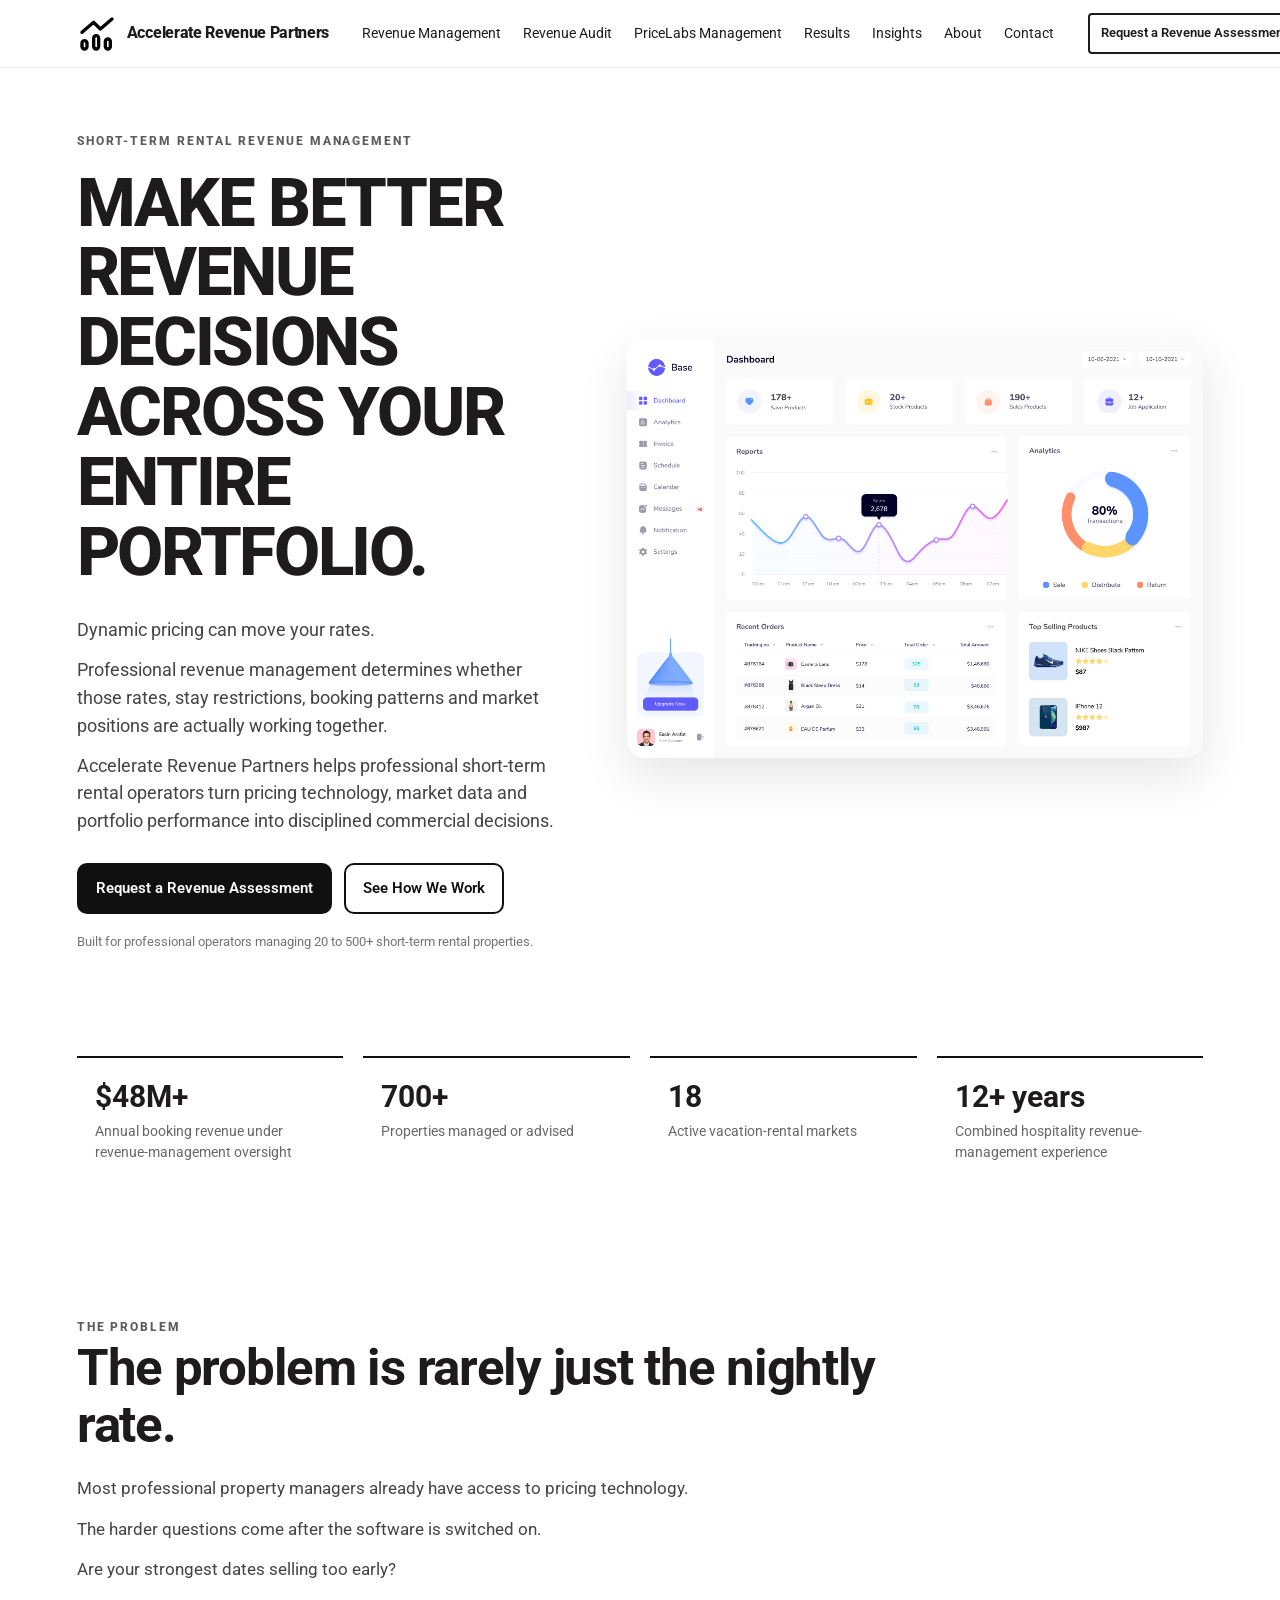
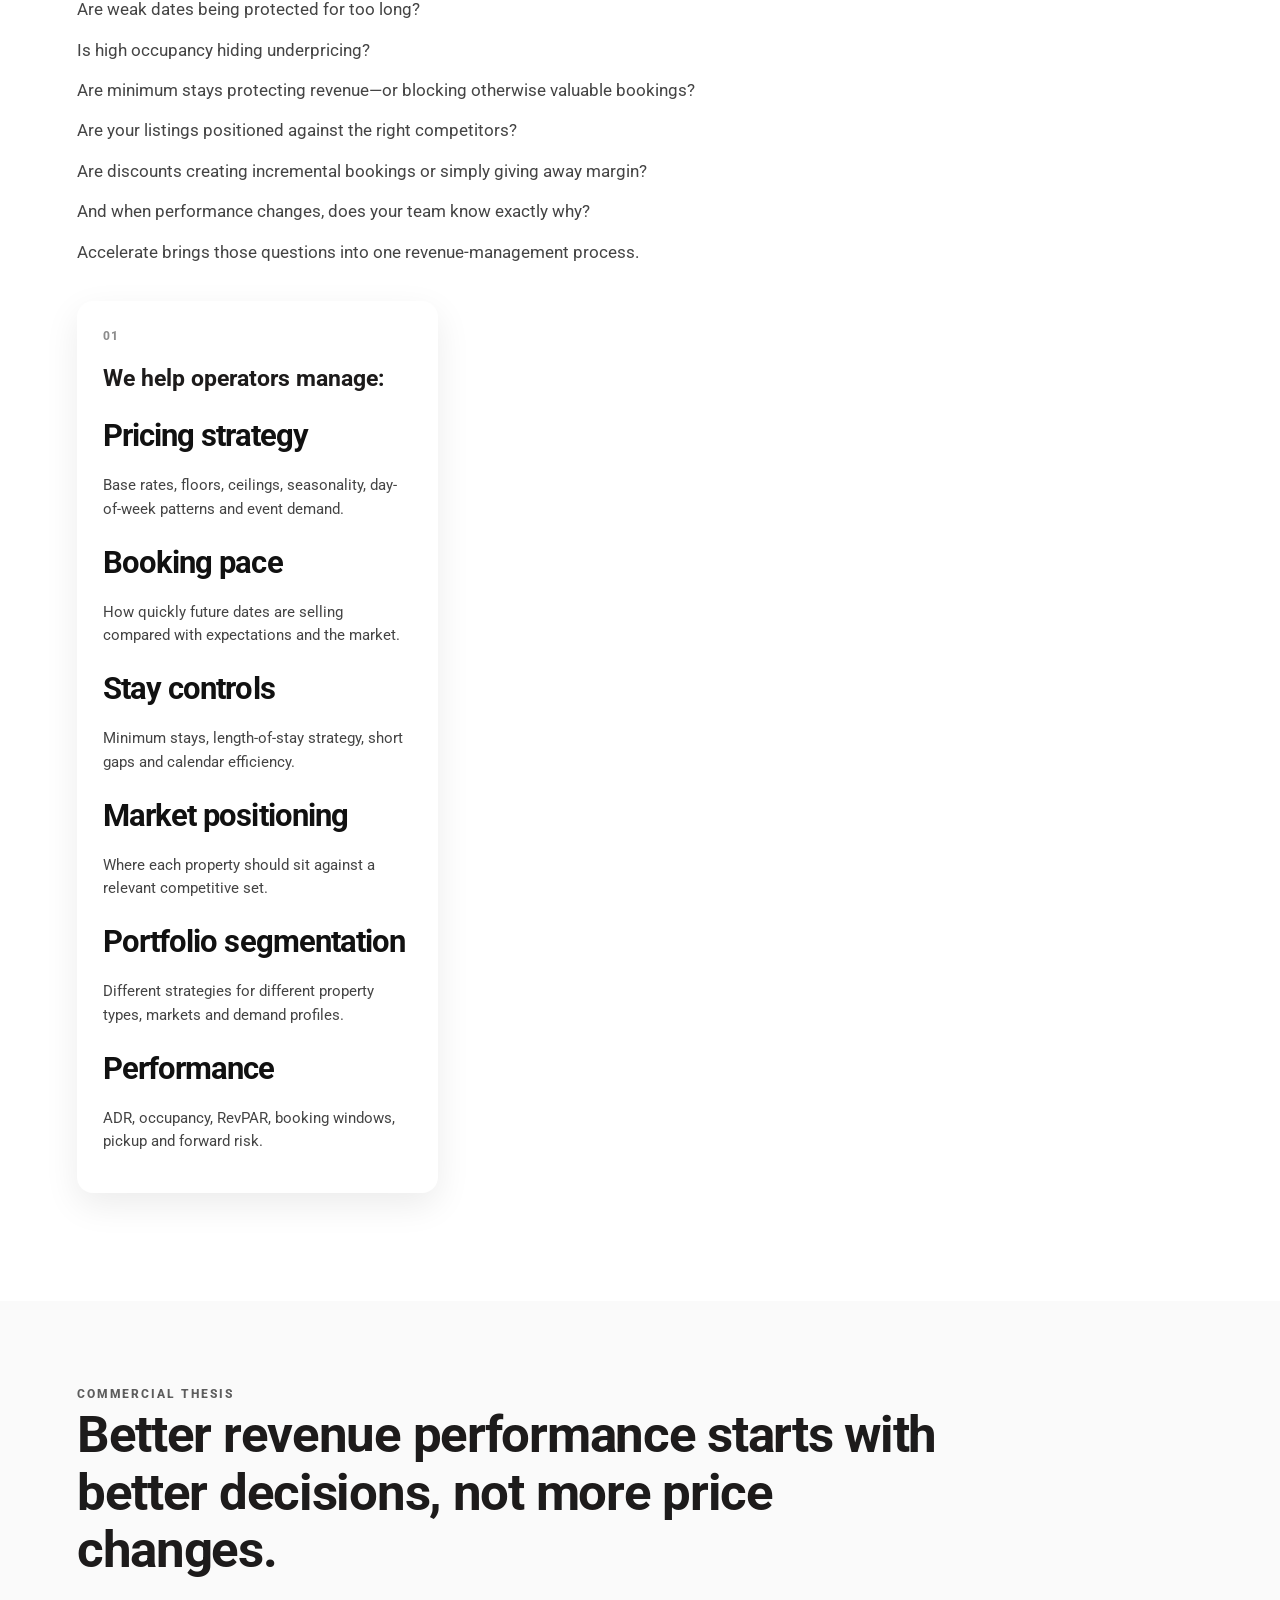
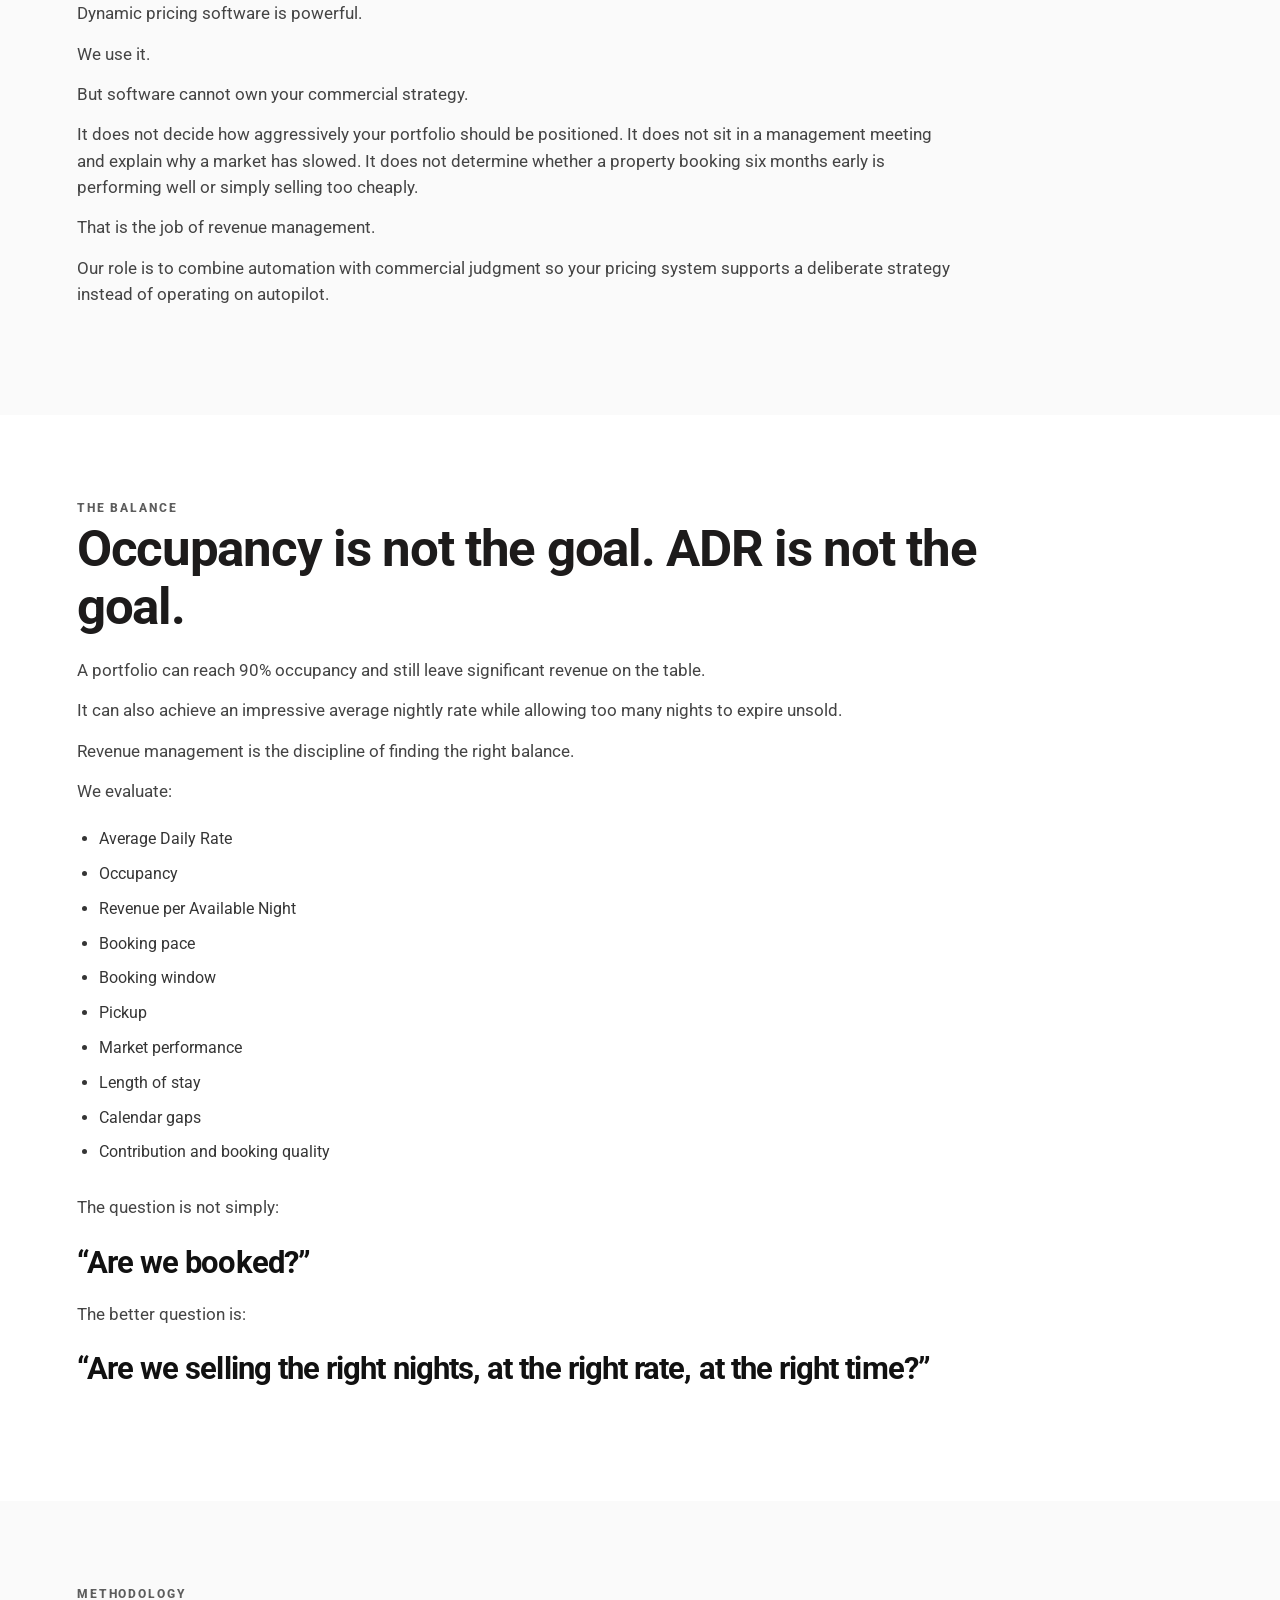
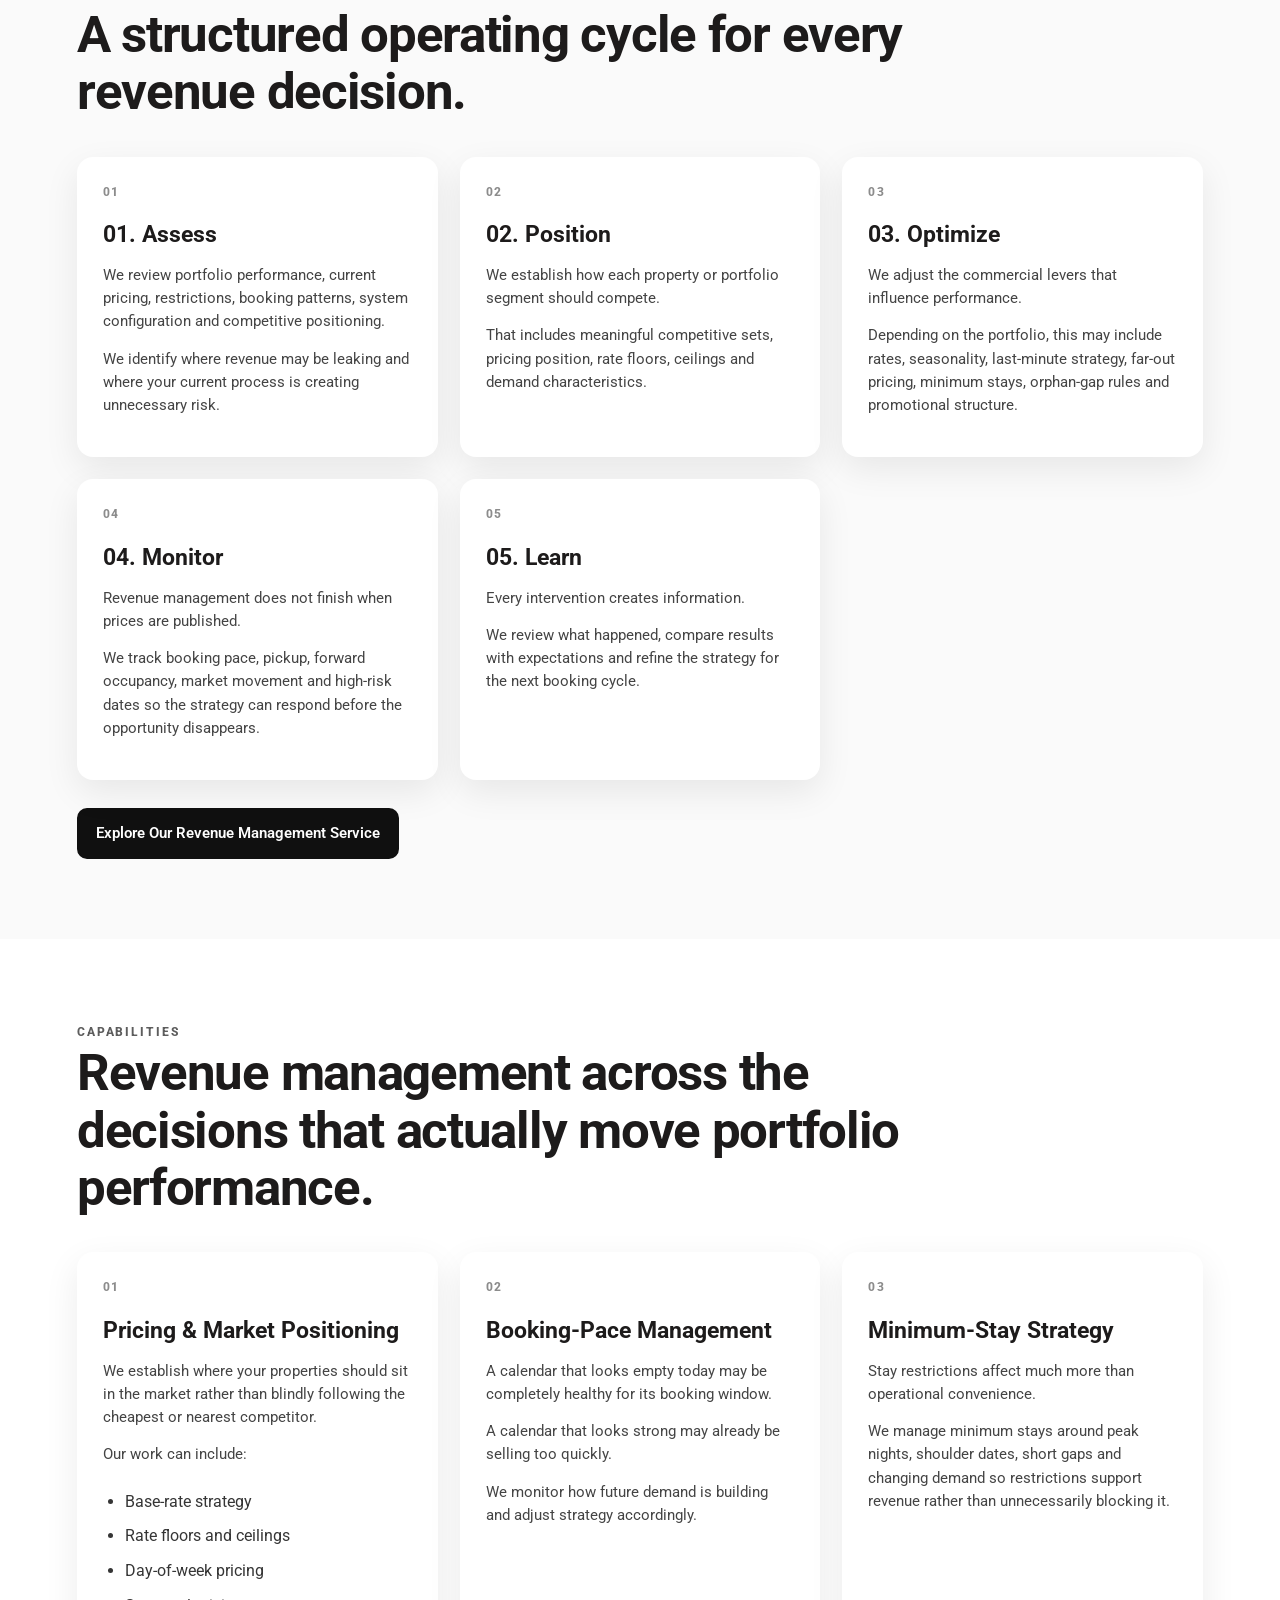
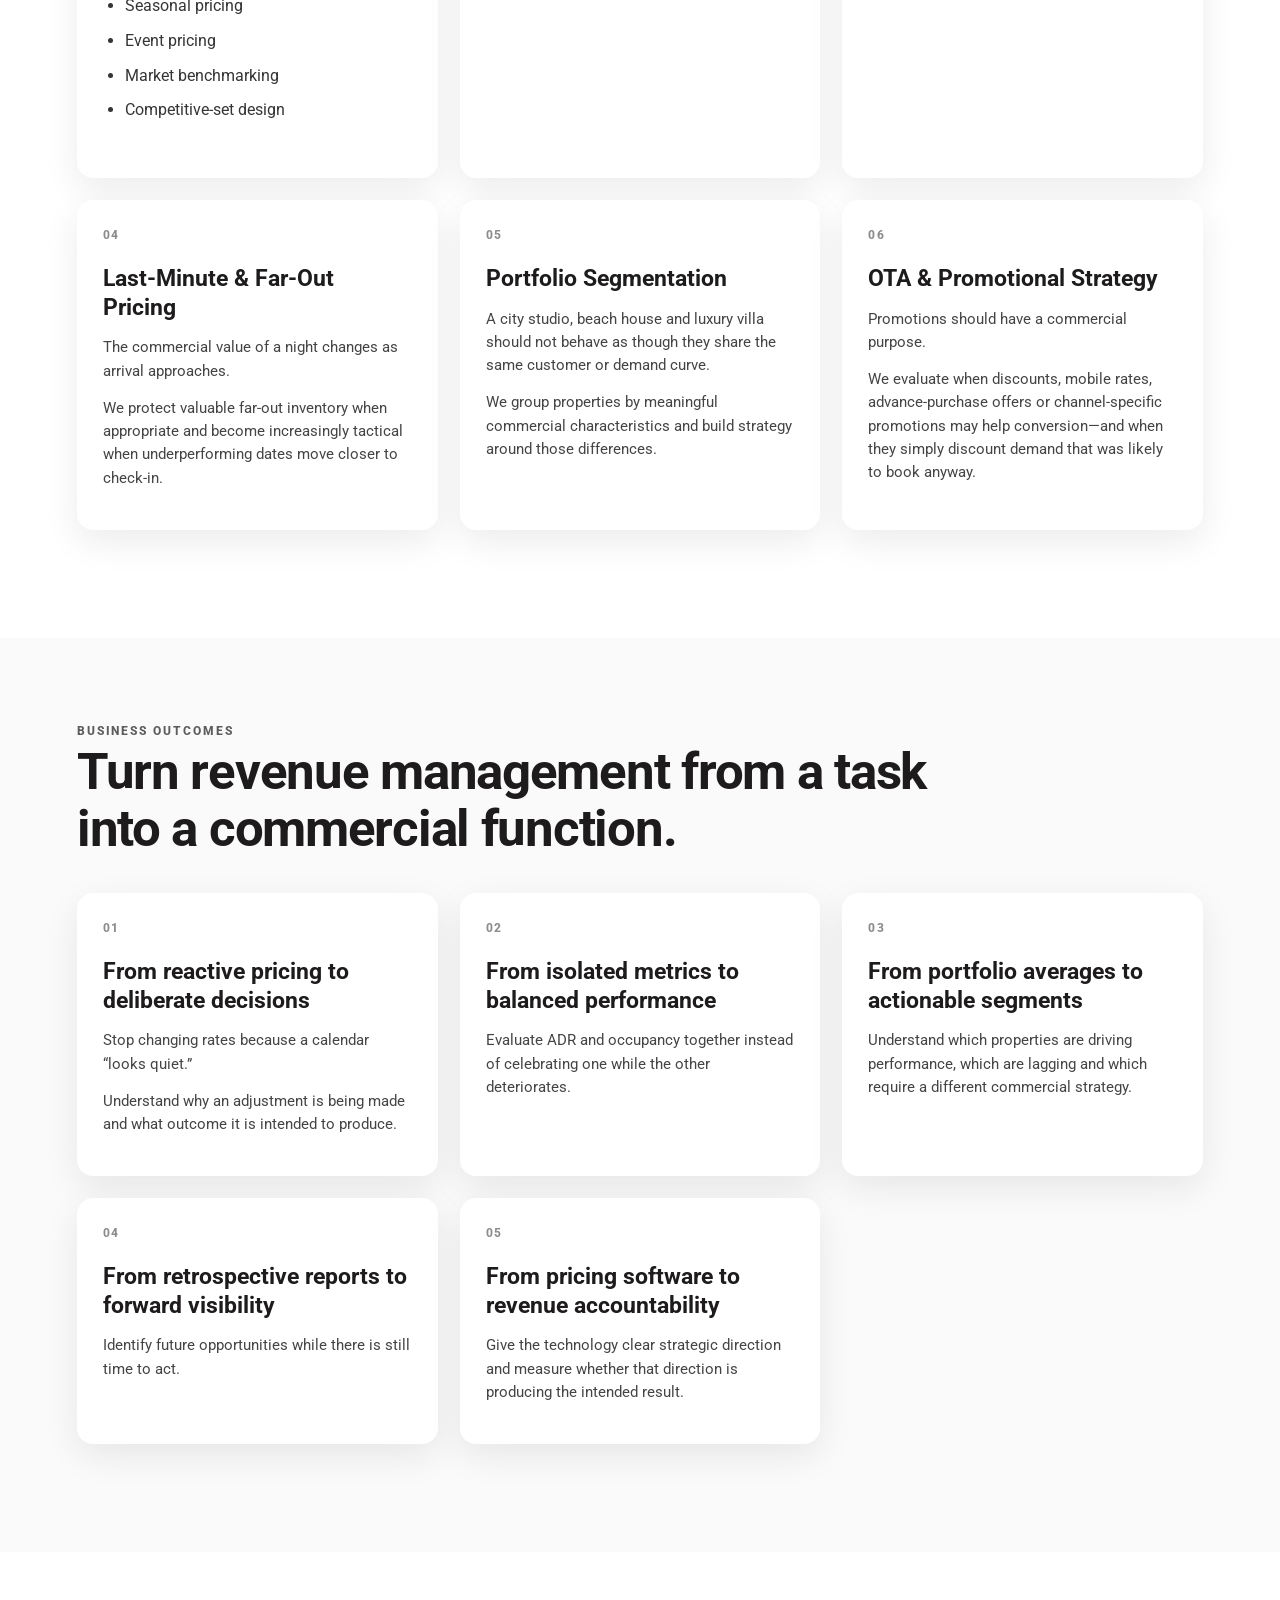
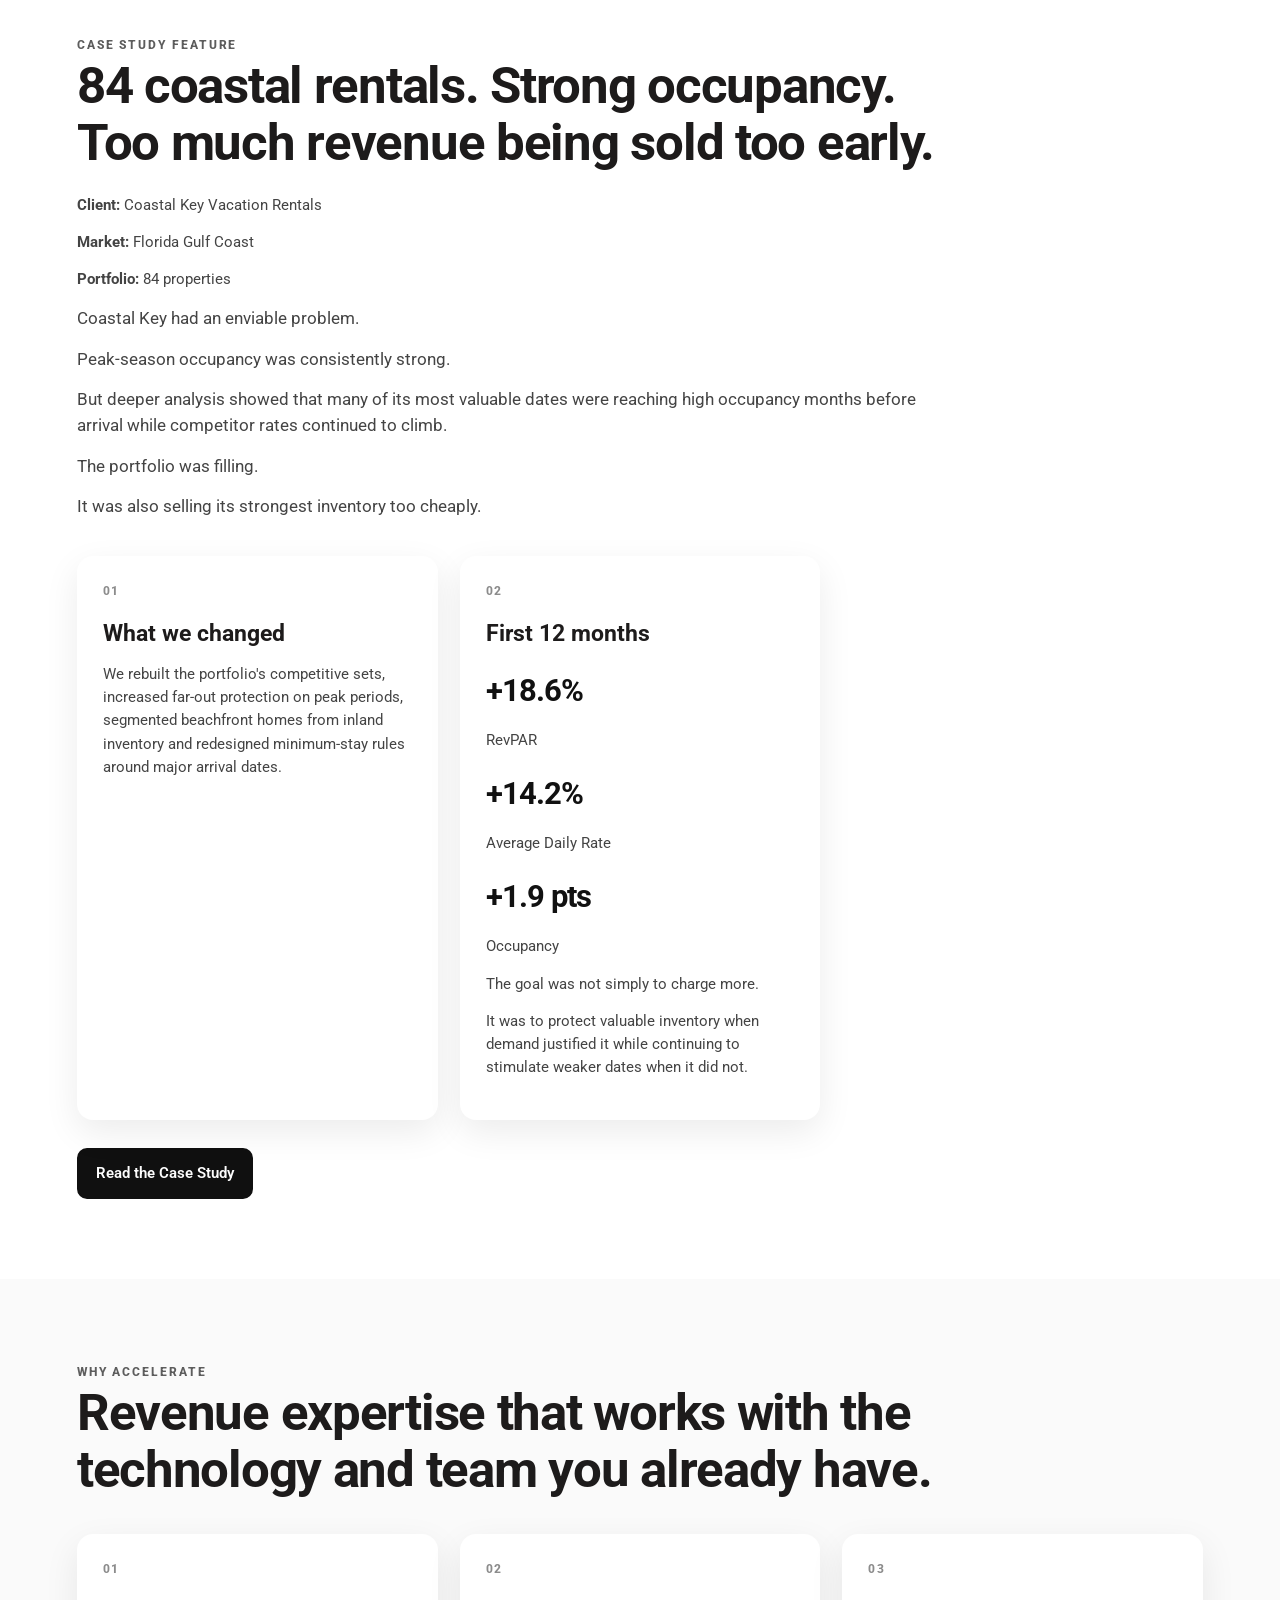
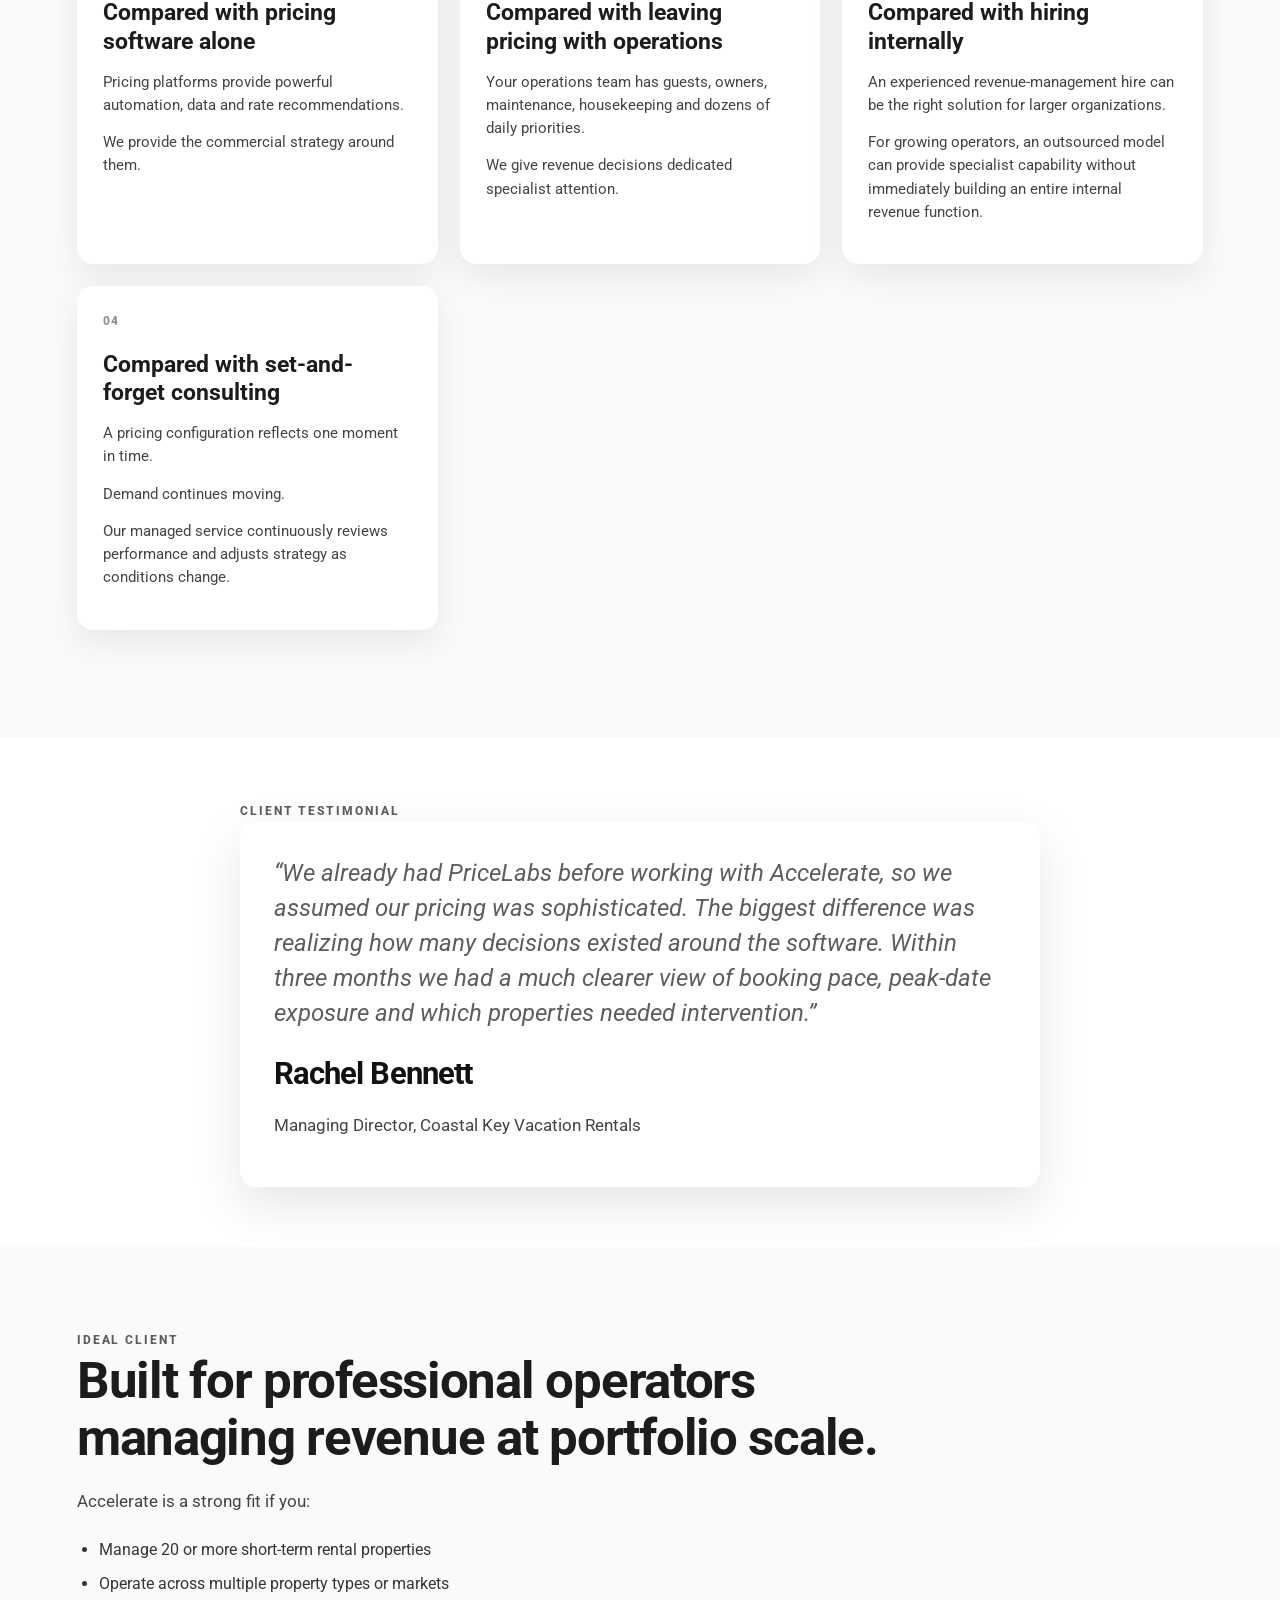
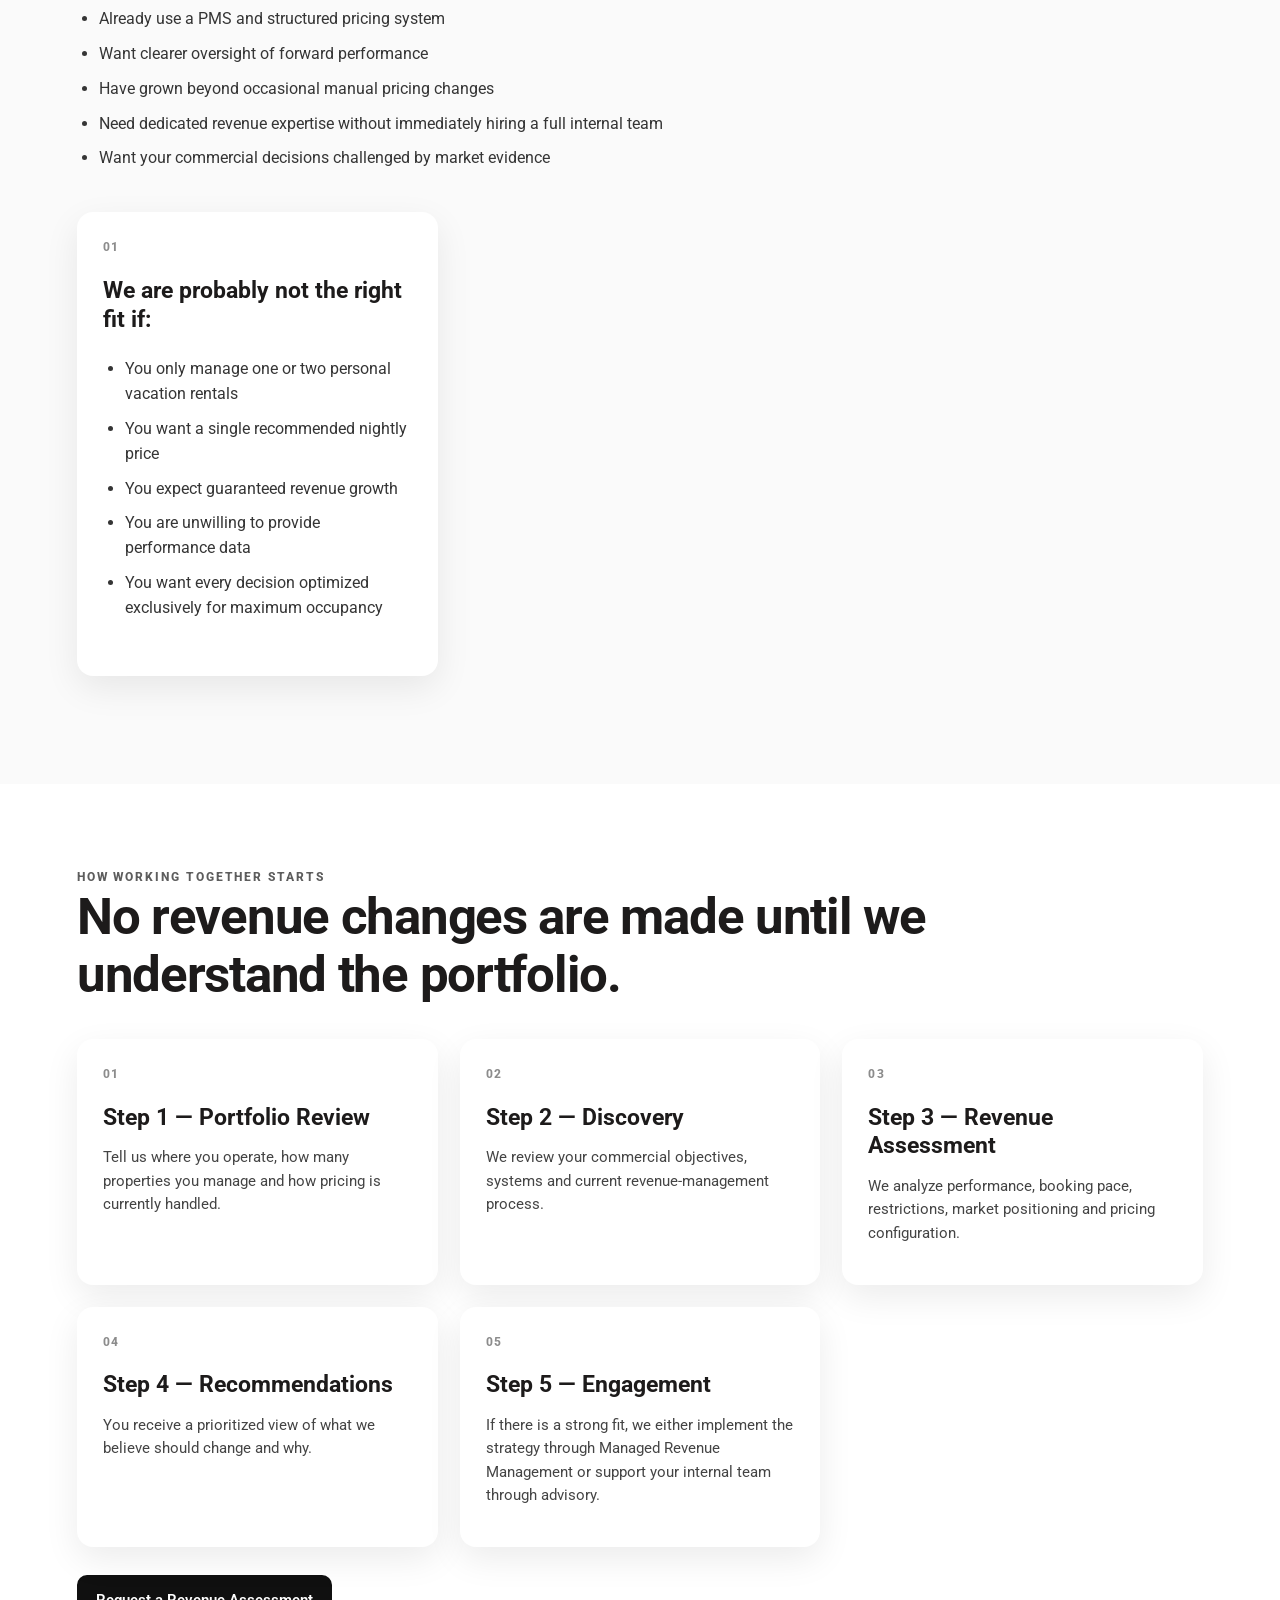
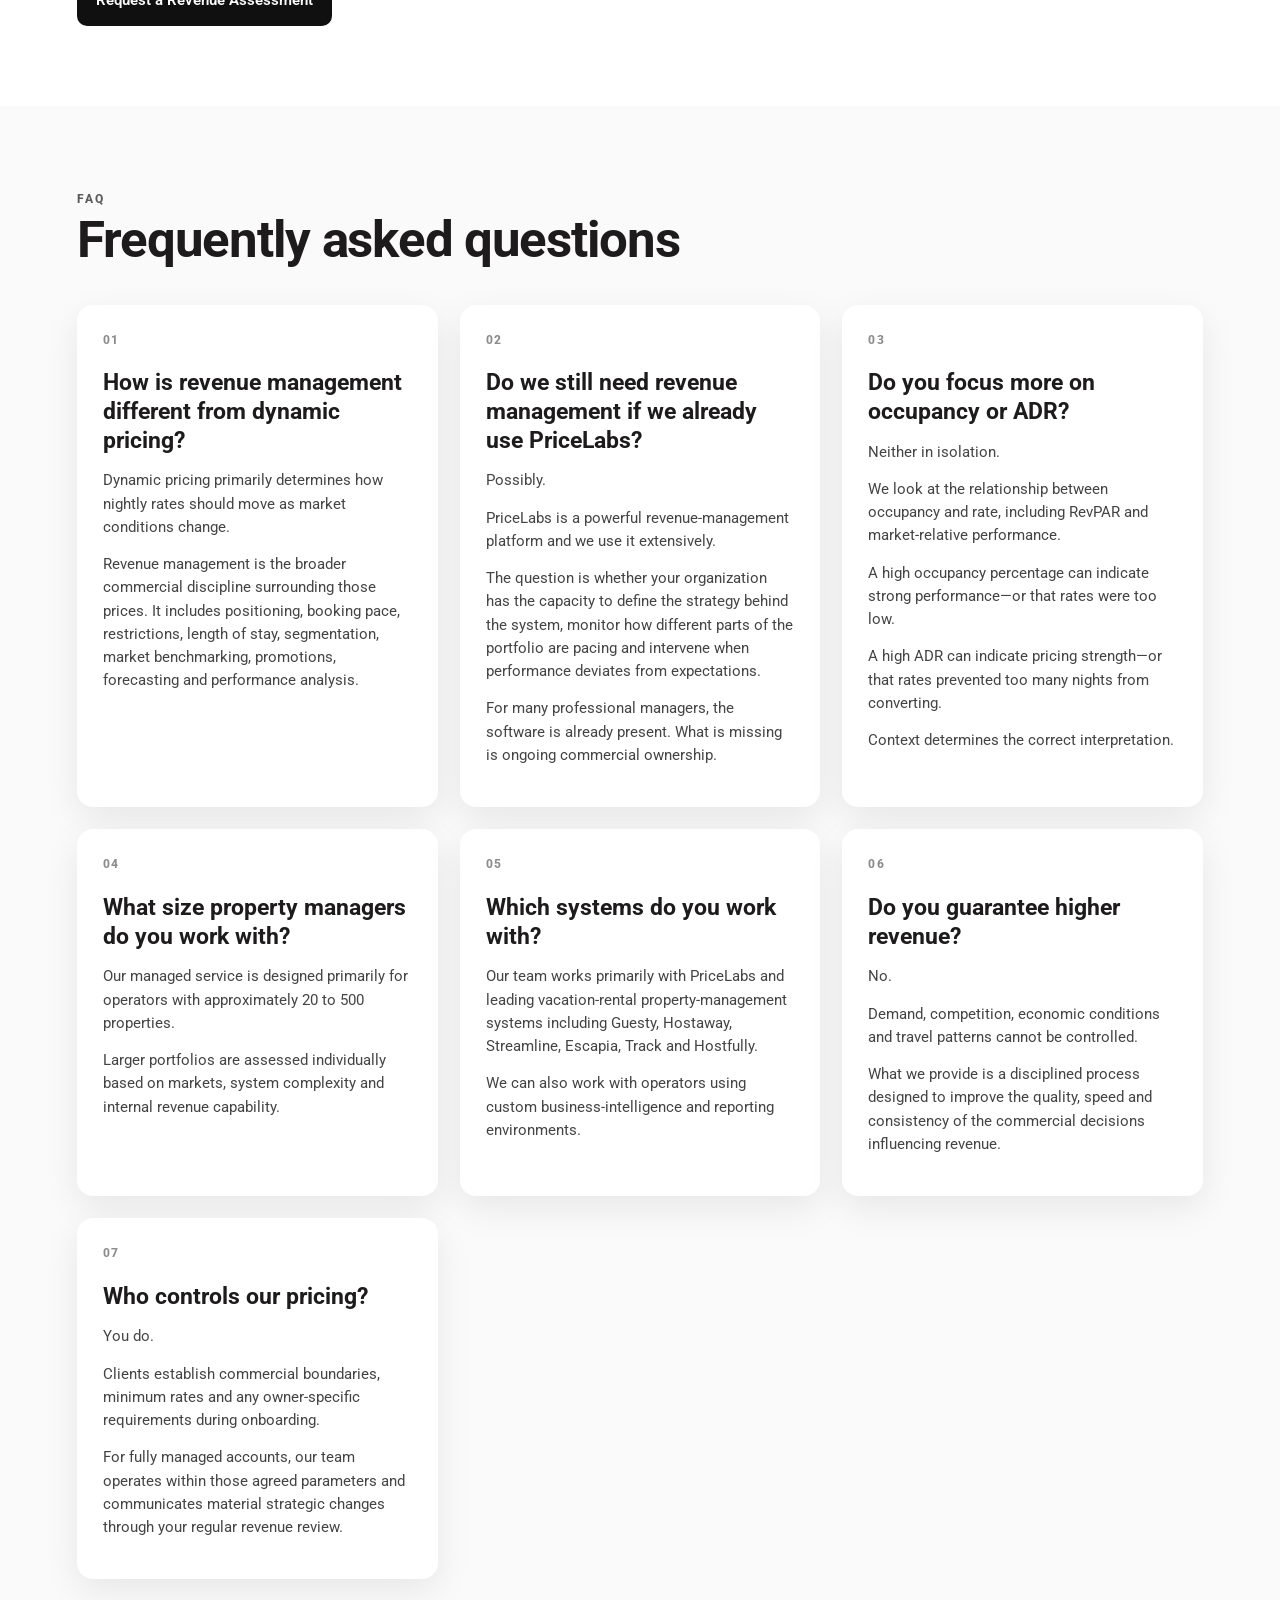
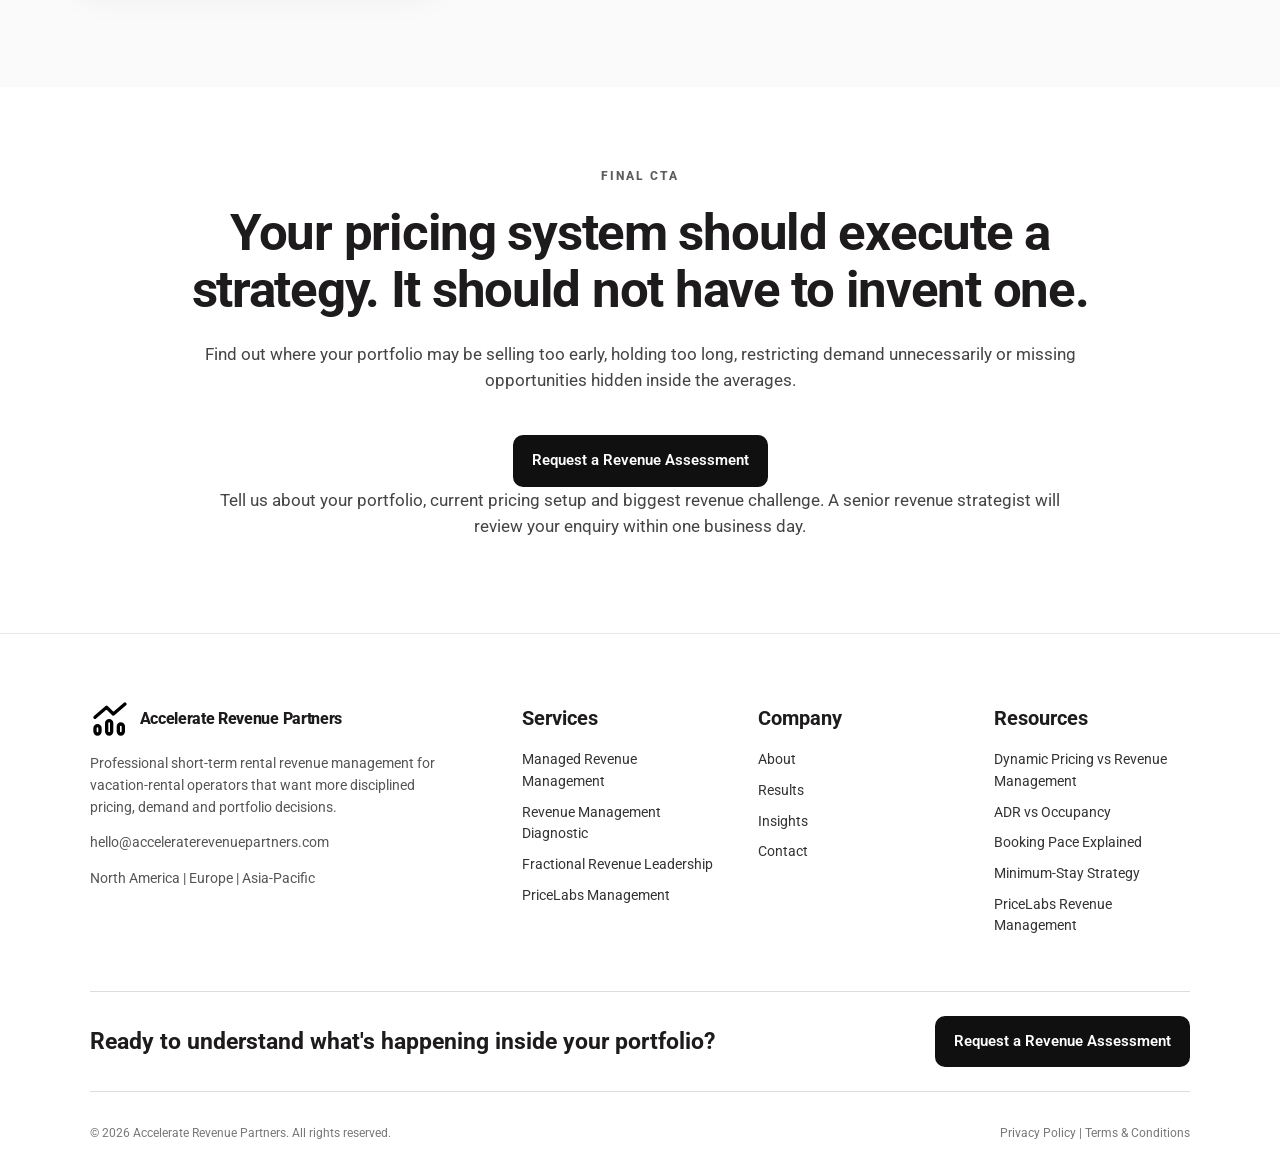
<file: index.html>
<!doctype html><html lang="en"><head><meta charset="UTF-8"><meta name="viewport" content="width=device-width,initial-scale=1.0"><title>Short-Term Rental Revenue Management | Accelerate Revenue Partners</title><meta name="description" content="Professional revenue management for short-term rental and vacation-rental operators. Improve pricing, booking pace, stay controls and portfolio performance."><meta property="og:title" content="Short-Term Rental Revenue Management | Accelerate Revenue Partners"><meta property="og:description" content="Professional revenue management for short-term rental and vacation-rental operators. Improve pricing, booking pace, stay controls and portfolio performance."><meta property="og:type" content="website"><link rel="icon" href="assets/favicon.svg" type="image/svg+xml"><link rel="stylesheet" href="assets/css/site.css"></head><body><header class="site-header"><a class="brand" href="index.html"><img src="assets/favicon.svg" alt=""><span>Accelerate Revenue Partners</span></a><button class="menu-button" aria-label="Menu" aria-expanded="false"><span></span><span></span><span></span></button><div class="nav-panel"><nav><a class="nav-link " href="revenue-management-services/index.html">Revenue Management</a><a class="nav-link " href="revenue-management-audit/index.html">Revenue Audit</a><a class="nav-link " href="pricelabs-management/index.html">PriceLabs Management</a><a class="nav-link " href="case-studies/index.html">Results</a><a class="nav-link " href="insights/index.html">Insights</a><a class="nav-link " href="about/index.html">About</a><a class="nav-link " href="contact/index.html">Contact</a></nav><a class="header-cta" href="contact/index.html">Request a Revenue Assessment</a></div></header><main><section class="hero"><div class="hero-inner"><div class="hero-copy">
        <div class="eyebrow">SHORT-TERM RENTAL REVENUE MANAGEMENT</div>
        <h1>Make better revenue decisions across your entire portfolio.</h1>
        <div class="hero-text"><p>Dynamic pricing can move your rates.</p><p>Professional revenue management determines whether those rates, stay restrictions, booking patterns and market positions are actually working together.</p><p>Accelerate Revenue Partners helps professional short-term rental operators turn pricing technology, market data and portfolio performance into disciplined commercial decisions.</p></div>
        <div class="hero-actions"><a class="button " href="contact/index.html">Request a Revenue Assessment</a><a class="button button-secondary" href="revenue-management-services/index.html">See How We Work</a></div><p class="microcopy">Built for professional operators managing 20 to 500+ short-term rental properties.</p>
    </div><div class="hero-visual"><div class="visual-frame"><img src="assets/images/dashboard.png" alt="Revenue performance dashboard visual"></div></div></div></section><section class="trust-bar"><div class="trust-grid"><div class="trust-item"><strong>$48M+</strong><span>Annual booking revenue under revenue-management oversight</span></div><div class="trust-item"><strong>700+</strong><span>Properties managed or advised</span></div><div class="trust-item"><strong>18</strong><span>Active vacation-rental markets</span></div><div class="trust-item"><strong>12+ years</strong><span>Combined hospitality revenue-management experience</span></div></div></section><section class="content-section"><div class="section-shell"><span class="section-kicker">THE PROBLEM</span><h2>The problem is rarely just the nightly rate.</h2><p>Most professional property managers already have access to pricing technology.</p><p>The harder questions come after the software is switched on.</p><p>Are your strongest dates selling too early?</p><p>Are weak dates being protected for too long?</p><p>Is high occupancy hiding underpricing?</p><p>Are minimum stays protecting revenue—or blocking otherwise valuable bookings?</p><p>Are your listings positioned against the right competitors?</p><p>Are discounts creating incremental bookings or simply giving away margin?</p><p>And when performance changes, does your team know exactly why?</p><p>Accelerate brings those questions into one revenue-management process.</p><div class="cards-grid"><article class="info-card"><span class="card-index">01</span><h3>We help operators manage:</h3><p class="metric-line"><strong>Pricing strategy</strong></p><p>Base rates, floors, ceilings, seasonality, day-of-week patterns and event demand.</p><p class="metric-line"><strong>Booking pace</strong></p><p>How quickly future dates are selling compared with expectations and the market.</p><p class="metric-line"><strong>Stay controls</strong></p><p>Minimum stays, length-of-stay strategy, short gaps and calendar efficiency.</p><p class="metric-line"><strong>Market positioning</strong></p><p>Where each property should sit against a relevant competitive set.</p><p class="metric-line"><strong>Portfolio segmentation</strong></p><p>Different strategies for different property types, markets and demand profiles.</p><p class="metric-line"><strong>Performance</strong></p><p>ADR, occupancy, RevPAR, booking windows, pickup and forward risk.</p></article></div><div class="section-actions"></div></div></section><section class="content-section content-section-alt"><div class="section-shell"><span class="section-kicker">COMMERCIAL THESIS</span><h2>Better revenue performance starts with better decisions, not more price changes.</h2><p>Dynamic pricing software is powerful.</p><p>We use it.</p><p>But software cannot own your commercial strategy.</p><p>It does not decide how aggressively your portfolio should be positioned. It does not sit in a management meeting and explain why a market has slowed. It does not determine whether a property booking six months early is performing well or simply selling too cheaply.</p><p>That is the job of revenue management.</p><p>Our role is to combine automation with commercial judgment so your pricing system supports a deliberate strategy instead of operating on autopilot.</p><div class="section-actions"></div></div></section><section class="content-section"><div class="section-shell"><span class="section-kicker">THE BALANCE</span><h2>Occupancy is not the goal. ADR is not the goal.</h2><p>A portfolio can reach 90% occupancy and still leave significant revenue on the table.</p><p>It can also achieve an impressive average nightly rate while allowing too many nights to expire unsold.</p><p>Revenue management is the discipline of finding the right balance.</p><p>We evaluate:</p><ul class="clean-list"><li>Average Daily Rate</li><li>Occupancy</li><li>Revenue per Available Night</li><li>Booking pace</li><li>Booking window</li><li>Pickup</li><li>Market performance</li><li>Length of stay</li><li>Calendar gaps</li><li>Contribution and booking quality</li></ul><p>The question is not simply:</p><p class="metric-line"><strong>“Are we booked?”</strong></p><p>The better question is:</p><p class="metric-line"><strong>“Are we selling the right nights, at the right rate, at the right time?”</strong></p><div class="section-actions"></div></div></section><section class="content-section content-section-alt"><div class="section-shell"><span class="section-kicker">METHODOLOGY</span><h2>A structured operating cycle for every revenue decision.</h2><div class="cards-grid"><article class="info-card"><span class="card-index">01</span><h3>01. Assess</h3><p>We review portfolio performance, current pricing, restrictions, booking patterns, system configuration and competitive positioning.</p><p>We identify where revenue may be leaking and where your current process is creating unnecessary risk.</p></article><article class="info-card"><span class="card-index">02</span><h3>02. Position</h3><p>We establish how each property or portfolio segment should compete.</p><p>That includes meaningful competitive sets, pricing position, rate floors, ceilings and demand characteristics.</p></article><article class="info-card"><span class="card-index">03</span><h3>03. Optimize</h3><p>We adjust the commercial levers that influence performance.</p><p>Depending on the portfolio, this may include rates, seasonality, last-minute strategy, far-out pricing, minimum stays, orphan-gap rules and promotional structure.</p></article><article class="info-card"><span class="card-index">04</span><h3>04. Monitor</h3><p>Revenue management does not finish when prices are published.</p><p>We track booking pace, pickup, forward occupancy, market movement and high-risk dates so the strategy can respond before the opportunity disappears.</p></article><article class="info-card"><span class="card-index">05</span><h3>05. Learn</h3><p>Every intervention creates information.</p><p>We review what happened, compare results with expectations and refine the strategy for the next booking cycle.</p></article></div><div class="section-actions"><a class="button " href="revenue-management-services/index.html">Explore Our Revenue Management Service</a></div></div></section><section class="content-section"><div class="section-shell"><span class="section-kicker">CAPABILITIES</span><h2>Revenue management across the decisions that actually move portfolio performance.</h2><div class="cards-grid"><article class="info-card"><span class="card-index">01</span><h3>Pricing &amp; Market Positioning</h3><p>We establish where your properties should sit in the market rather than blindly following the cheapest or nearest competitor.</p><p>Our work can include:</p><ul class="clean-list"><li>Base-rate strategy</li><li>Rate floors and ceilings</li><li>Day-of-week pricing</li><li>Seasonal pricing</li><li>Event pricing</li><li>Market benchmarking</li><li>Competitive-set design</li></ul></article><article class="info-card"><span class="card-index">02</span><h3>Booking-Pace Management</h3><p>A calendar that looks empty today may be completely healthy for its booking window.</p><p>A calendar that looks strong may already be selling too quickly.</p><p>We monitor how future demand is building and adjust strategy accordingly.</p></article><article class="info-card"><span class="card-index">03</span><h3>Minimum-Stay Strategy</h3><p>Stay restrictions affect much more than operational convenience.</p><p>We manage minimum stays around peak nights, shoulder dates, short gaps and changing demand so restrictions support revenue rather than unnecessarily blocking it.</p></article><article class="info-card"><span class="card-index">04</span><h3>Last-Minute &amp; Far-Out Pricing</h3><p>The commercial value of a night changes as arrival approaches.</p><p>We protect valuable far-out inventory when appropriate and become increasingly tactical when underperforming dates move closer to check-in.</p></article><article class="info-card"><span class="card-index">05</span><h3>Portfolio Segmentation</h3><p>A city studio, beach house and luxury villa should not behave as though they share the same customer or demand curve.</p><p>We group properties by meaningful commercial characteristics and build strategy around those differences.</p></article><article class="info-card"><span class="card-index">06</span><h3>OTA &amp; Promotional Strategy</h3><p>Promotions should have a commercial purpose.</p><p>We evaluate when discounts, mobile rates, advance-purchase offers or channel-specific promotions may help conversion—and when they simply discount demand that was likely to book anyway.</p></article></div><div class="section-actions"></div></div></section><section class="content-section content-section-alt"><div class="section-shell"><span class="section-kicker">BUSINESS OUTCOMES</span><h2>Turn revenue management from a task into a commercial function.</h2><div class="cards-grid"><article class="info-card"><span class="card-index">01</span><h3>From reactive pricing to deliberate decisions</h3><p>Stop changing rates because a calendar “looks quiet.”</p><p>Understand why an adjustment is being made and what outcome it is intended to produce.</p></article><article class="info-card"><span class="card-index">02</span><h3>From isolated metrics to balanced performance</h3><p>Evaluate ADR and occupancy together instead of celebrating one while the other deteriorates.</p></article><article class="info-card"><span class="card-index">03</span><h3>From portfolio averages to actionable segments</h3><p>Understand which properties are driving performance, which are lagging and which require a different commercial strategy.</p></article><article class="info-card"><span class="card-index">04</span><h3>From retrospective reports to forward visibility</h3><p>Identify future opportunities while there is still time to act.</p></article><article class="info-card"><span class="card-index">05</span><h3>From pricing software to revenue accountability</h3><p>Give the technology clear strategic direction and measure whether that direction is producing the intended result.</p></article></div><div class="section-actions"></div></div></section><section class="content-section"><div class="section-shell"><span class="section-kicker">CASE STUDY FEATURE</span><h2>84 coastal rentals. Strong occupancy. Too much revenue being sold too early.</h2><p class="detail-line"><strong>Client:</strong> Coastal Key Vacation Rentals</p><p class="detail-line"><strong>Market:</strong> Florida Gulf Coast</p><p class="detail-line"><strong>Portfolio:</strong> 84 properties</p><p>Coastal Key had an enviable problem.</p><p>Peak-season occupancy was consistently strong.</p><p>But deeper analysis showed that many of its most valuable dates were reaching high occupancy months before arrival while competitor rates continued to climb.</p><p>The portfolio was filling.</p><p>It was also selling its strongest inventory too cheaply.</p><div class="cards-grid"><article class="info-card"><span class="card-index">01</span><h3>What we changed</h3><p>We rebuilt the portfolio&#x27;s competitive sets, increased far-out protection on peak periods, segmented beachfront homes from inland inventory and redesigned minimum-stay rules around major arrival dates.</p></article><article class="info-card"><span class="card-index">02</span><h3>First 12 months</h3><p class="metric-line"><strong>+18.6%</strong></p><p>RevPAR</p><p class="metric-line"><strong>+14.2%</strong></p><p>Average Daily Rate</p><p class="metric-line"><strong>+1.9 pts</strong></p><p>Occupancy</p><p>The goal was not simply to charge more.</p><p>It was to protect valuable inventory when demand justified it while continuing to stimulate weaker dates when it did not.</p></article></div><div class="section-actions"><a class="button " href="case-studies/index.html">Read the Case Study</a></div></div></section><section class="content-section content-section-alt"><div class="section-shell"><span class="section-kicker">WHY ACCELERATE</span><h2>Revenue expertise that works with the technology and team you already have.</h2><div class="cards-grid"><article class="info-card"><span class="card-index">01</span><h3>Compared with pricing software alone</h3><p>Pricing platforms provide powerful automation, data and rate recommendations.</p><p>We provide the commercial strategy around them.</p></article><article class="info-card"><span class="card-index">02</span><h3>Compared with leaving pricing with operations</h3><p>Your operations team has guests, owners, maintenance, housekeeping and dozens of daily priorities.</p><p>We give revenue decisions dedicated specialist attention.</p></article><article class="info-card"><span class="card-index">03</span><h3>Compared with hiring internally</h3><p>An experienced revenue-management hire can be the right solution for larger organizations.</p><p>For growing operators, an outsourced model can provide specialist capability without immediately building an entire internal revenue function.</p></article><article class="info-card"><span class="card-index">04</span><h3>Compared with set-and-forget consulting</h3><p>A pricing configuration reflects one moment in time.</p><p>Demand continues moving.</p><p>Our managed service continuously reviews performance and adjusts strategy as conditions change.</p></article></div><div class="section-actions"></div></div></section><section class="content-section testimonial-section"><div class="section-shell narrow"><span class="section-kicker">CLIENT TESTIMONIAL</span><div class="testimonial-card"><blockquote>“We already had PriceLabs before working with Accelerate, so we assumed our pricing was sophisticated. The biggest difference was realizing how many decisions existed around the software. Within three months we had a much clearer view of booking pace, peak-date exposure and which properties needed intervention.”</blockquote><p class="metric-line"><strong>Rachel Bennett</strong></p><p>Managing Director, Coastal Key Vacation Rentals</p></div></div></section><section class="content-section content-section-alt"><div class="section-shell"><span class="section-kicker">IDEAL CLIENT</span><h2>Built for professional operators managing revenue at portfolio scale.</h2><p>Accelerate is a strong fit if you:</p><ul class="clean-list"><li>Manage 20 or more short-term rental properties</li><li>Operate across multiple property types or markets</li><li>Already use a PMS and structured pricing system</li><li>Want clearer oversight of forward performance</li><li>Have grown beyond occasional manual pricing changes</li><li>Need dedicated revenue expertise without immediately hiring a full internal team</li><li>Want your commercial decisions challenged by market evidence</li></ul><div class="cards-grid"><article class="info-card"><span class="card-index">01</span><h3>We are probably not the right fit if:</h3><ul class="clean-list"><li>You only manage one or two personal vacation rentals</li><li>You want a single recommended nightly price</li><li>You expect guaranteed revenue growth</li><li>You are unwilling to provide performance data</li><li>You want every decision optimized exclusively for maximum occupancy</li></ul></article></div><div class="section-actions"></div></div></section><section class="content-section"><div class="section-shell"><span class="section-kicker">HOW WORKING TOGETHER STARTS</span><h2>No revenue changes are made until we understand the portfolio.</h2><div class="cards-grid"><article class="info-card"><span class="card-index">01</span><h3>Step 1 — Portfolio Review</h3><p>Tell us where you operate, how many properties you manage and how pricing is currently handled.</p></article><article class="info-card"><span class="card-index">02</span><h3>Step 2 — Discovery</h3><p>We review your commercial objectives, systems and current revenue-management process.</p></article><article class="info-card"><span class="card-index">03</span><h3>Step 3 — Revenue Assessment</h3><p>We analyze performance, booking pace, restrictions, market positioning and pricing configuration.</p></article><article class="info-card"><span class="card-index">04</span><h3>Step 4 — Recommendations</h3><p>You receive a prioritized view of what we believe should change and why.</p></article><article class="info-card"><span class="card-index">05</span><h3>Step 5 — Engagement</h3><p>If there is a strong fit, we either implement the strategy through Managed Revenue Management or support your internal team through advisory.</p></article></div><div class="section-actions"><a class="button " href="contact/index.html">Request a Revenue Assessment</a></div></div></section><section class="content-section content-section-alt"><div class="section-shell"><span class="section-kicker">FAQ</span><h2>Frequently asked questions</h2><div class="cards-grid"><article class="info-card"><span class="card-index">01</span><h3>How is revenue management different from dynamic pricing?</h3><p>Dynamic pricing primarily determines how nightly rates should move as market conditions change.</p><p>Revenue management is the broader commercial discipline surrounding those prices. It includes positioning, booking pace, restrictions, length of stay, segmentation, market benchmarking, promotions, forecasting and performance analysis.</p></article><article class="info-card"><span class="card-index">02</span><h3>Do we still need revenue management if we already use PriceLabs?</h3><p>Possibly.</p><p>PriceLabs is a powerful revenue-management platform and we use it extensively.</p><p>The question is whether your organization has the capacity to define the strategy behind the system, monitor how different parts of the portfolio are pacing and intervene when performance deviates from expectations.</p><p>For many professional managers, the software is already present. What is missing is ongoing commercial ownership.</p></article><article class="info-card"><span class="card-index">03</span><h3>Do you focus more on occupancy or ADR?</h3><p>Neither in isolation.</p><p>We look at the relationship between occupancy and rate, including RevPAR and market-relative performance.</p><p>A high occupancy percentage can indicate strong performance—or that rates were too low.</p><p>A high ADR can indicate pricing strength—or that rates prevented too many nights from converting.</p><p>Context determines the correct interpretation.</p></article><article class="info-card"><span class="card-index">04</span><h3>What size property managers do you work with?</h3><p>Our managed service is designed primarily for operators with approximately 20 to 500 properties.</p><p>Larger portfolios are assessed individually based on markets, system complexity and internal revenue capability.</p></article><article class="info-card"><span class="card-index">05</span><h3>Which systems do you work with?</h3><p>Our team works primarily with PriceLabs and leading vacation-rental property-management systems including Guesty, Hostaway, Streamline, Escapia, Track and Hostfully.</p><p>We can also work with operators using custom business-intelligence and reporting environments.</p></article><article class="info-card"><span class="card-index">06</span><h3>Do you guarantee higher revenue?</h3><p>No.</p><p>Demand, competition, economic conditions and travel patterns cannot be controlled.</p><p>What we provide is a disciplined process designed to improve the quality, speed and consistency of the commercial decisions influencing revenue.</p></article><article class="info-card"><span class="card-index">07</span><h3>Who controls our pricing?</h3><p>You do.</p><p>Clients establish commercial boundaries, minimum rates and any owner-specific requirements during onboarding.</p><p>For fully managed accounts, our team operates within those agreed parameters and communicates material strategic changes through your regular revenue review.</p></article></div><div class="section-actions"></div></div></section><section class="content-section cta-section"><div class="section-shell"><span class="section-kicker">FINAL CTA</span><h2>Your pricing system should execute a strategy. It should not have to invent one.</h2><p>Find out where your portfolio may be selling too early, holding too long, restricting demand unnecessarily or missing opportunities hidden inside the averages.</p><div class="section-actions"><a class="button " href="contact/index.html">Request a Revenue Assessment</a></div><p class="microcopy">Tell us about your portfolio, current pricing setup and biggest revenue challenge. A senior revenue strategist will review your enquiry within one business day.</p></div></section></main><footer class="site-footer"><div class="footer-grid"><div class="footer-brand"><a class="brand" href="index.html"><img src="assets/favicon.svg" alt=""><span>Accelerate Revenue Partners</span></a><p>Professional short-term rental revenue management for vacation-rental operators that want more disciplined pricing, demand and portfolio decisions.</p><p><a href="mailto:hello@acceleraterevenuepartners.com">hello@acceleraterevenuepartners.com</a></p><p>North America | Europe | Asia-Pacific</p></div><div><h3>Services</h3><a href="revenue-management-services/index.html">Managed Revenue Management</a><a href="revenue-management-audit/index.html">Revenue Management Diagnostic</a><a href="revenue-management-services/index.html#fractional">Fractional Revenue Leadership</a><a href="pricelabs-management/index.html">PriceLabs Management</a></div><div><h3>Company</h3><a href="about/index.html">About</a><a href="case-studies/index.html">Results</a><a href="insights/index.html">Insights</a><a href="contact/index.html">Contact</a></div><div><h3>Resources</h3><a href="insights/index.html#dynamic-pricing">Dynamic Pricing vs Revenue Management</a><a href="insights/index.html">ADR vs Occupancy</a><a href="insights/index.html">Booking Pace Explained</a><a href="insights/index.html">Minimum-Stay Strategy</a><a href="insights/index.html">PriceLabs Revenue Management</a></div></div><div class="footer-cta"><div><strong>Ready to understand what's happening inside your portfolio?</strong></div><a class="button" href="contact/index.html">Request a Revenue Assessment</a></div><div class="footer-bottom"><span>© 2026 Accelerate Revenue Partners. All rights reserved.</span><span><a href="privacy-policy/index.html">Privacy Policy</a> | <a href="terms-and-conditions/index.html">Terms &amp; Conditions</a></span></div></footer><script src="assets/js/site.js"></script></body></html>
</file>
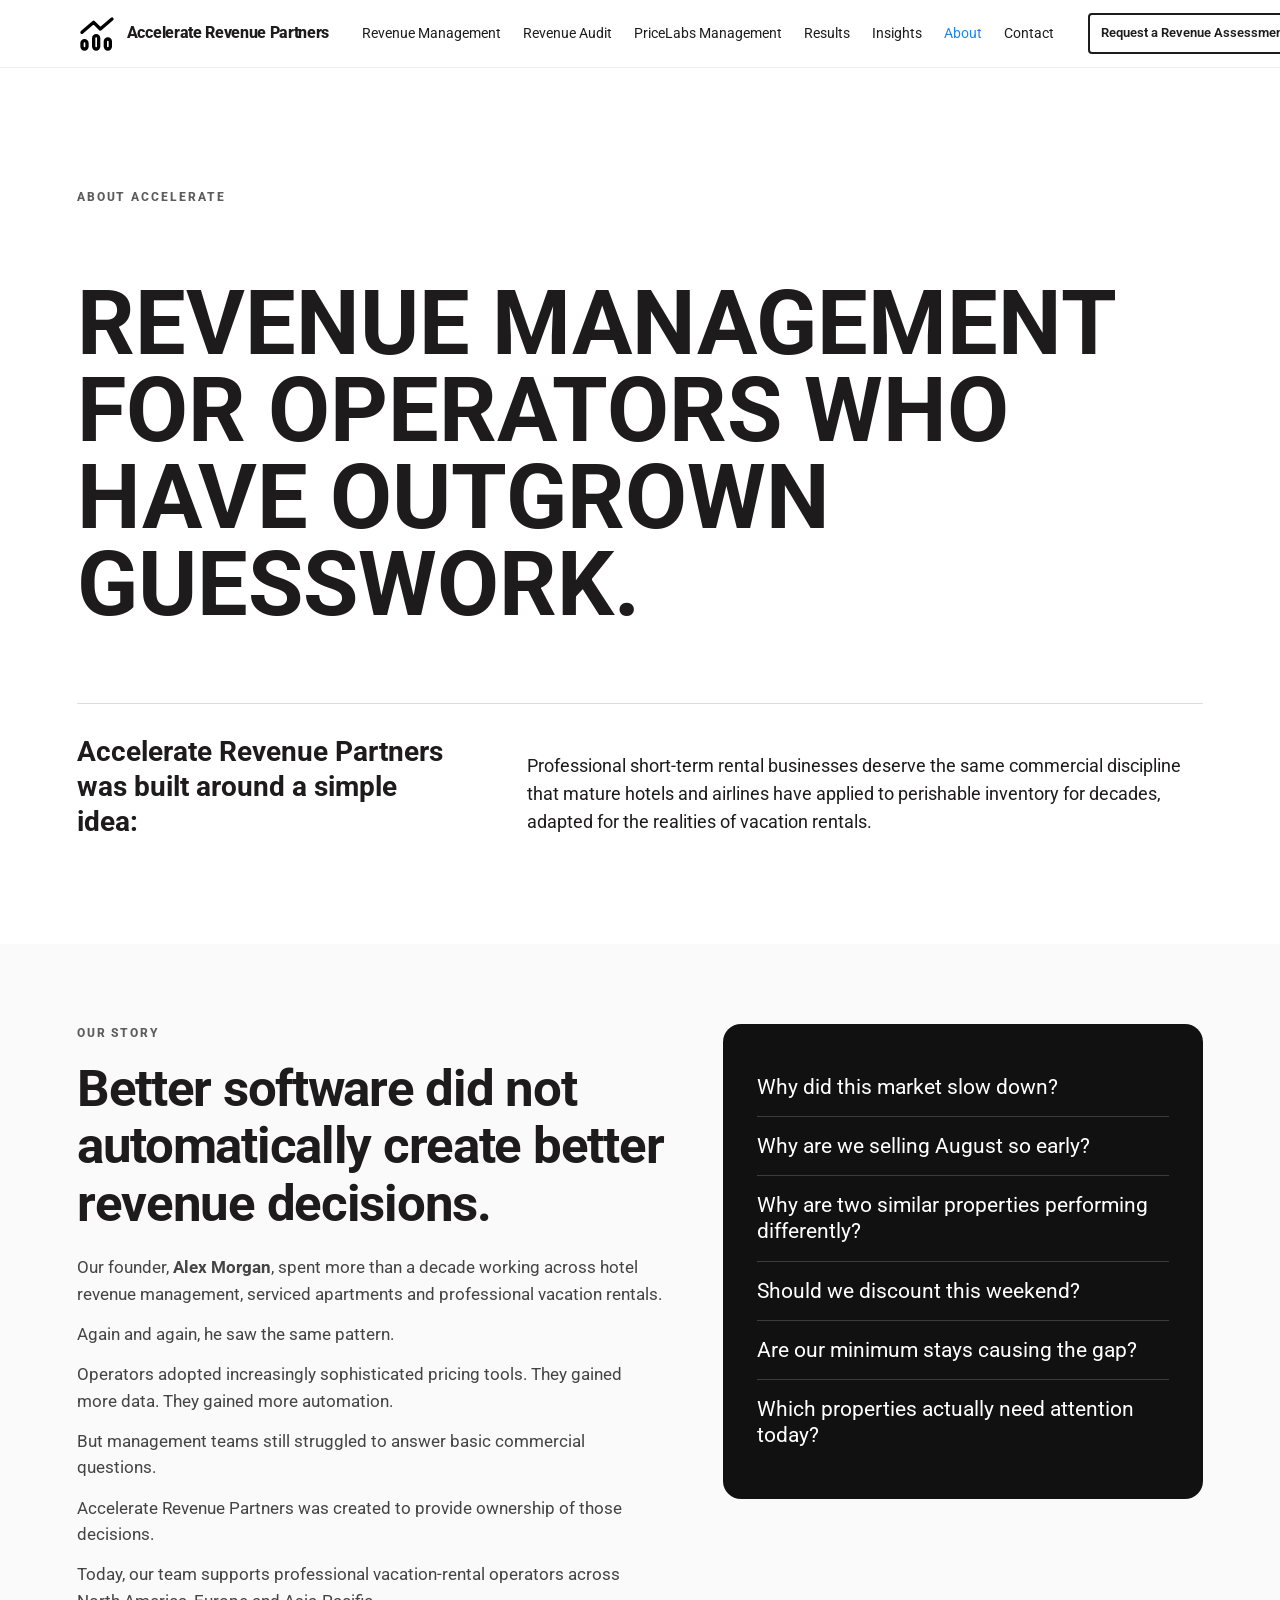
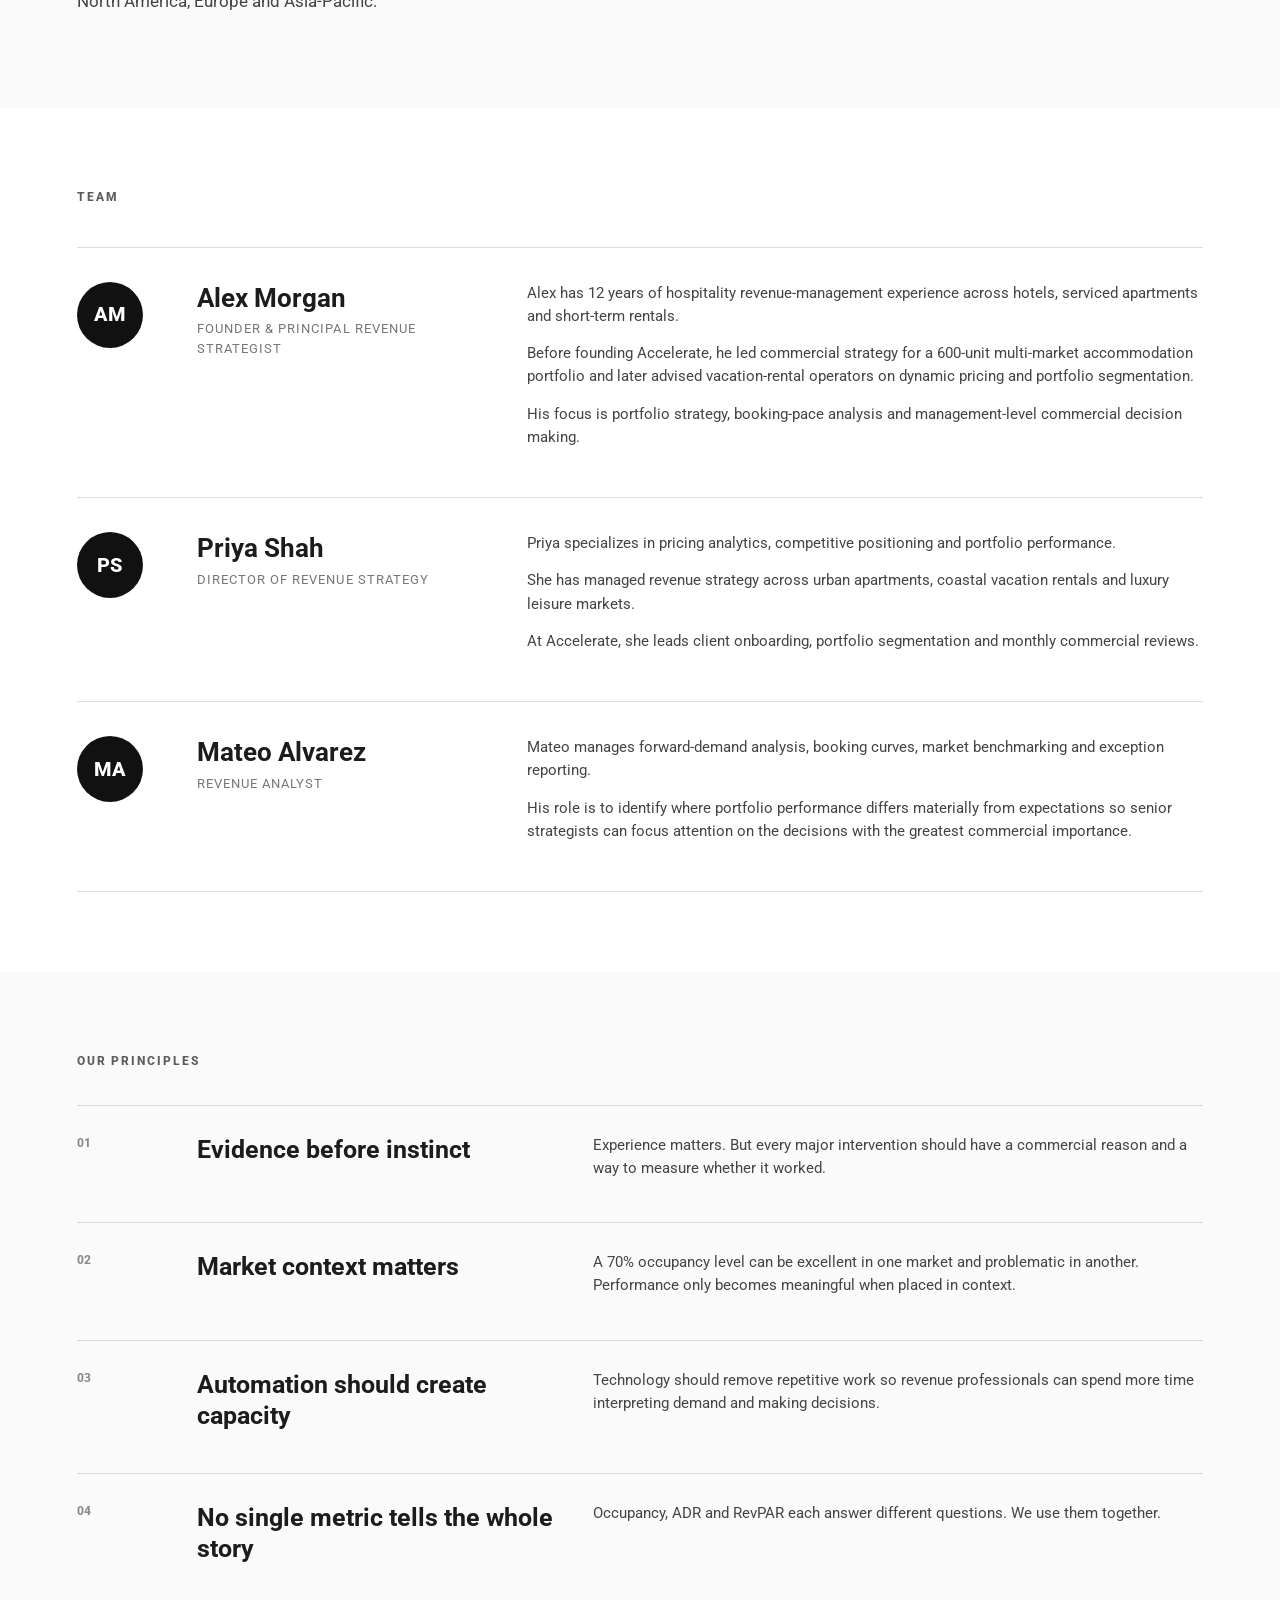
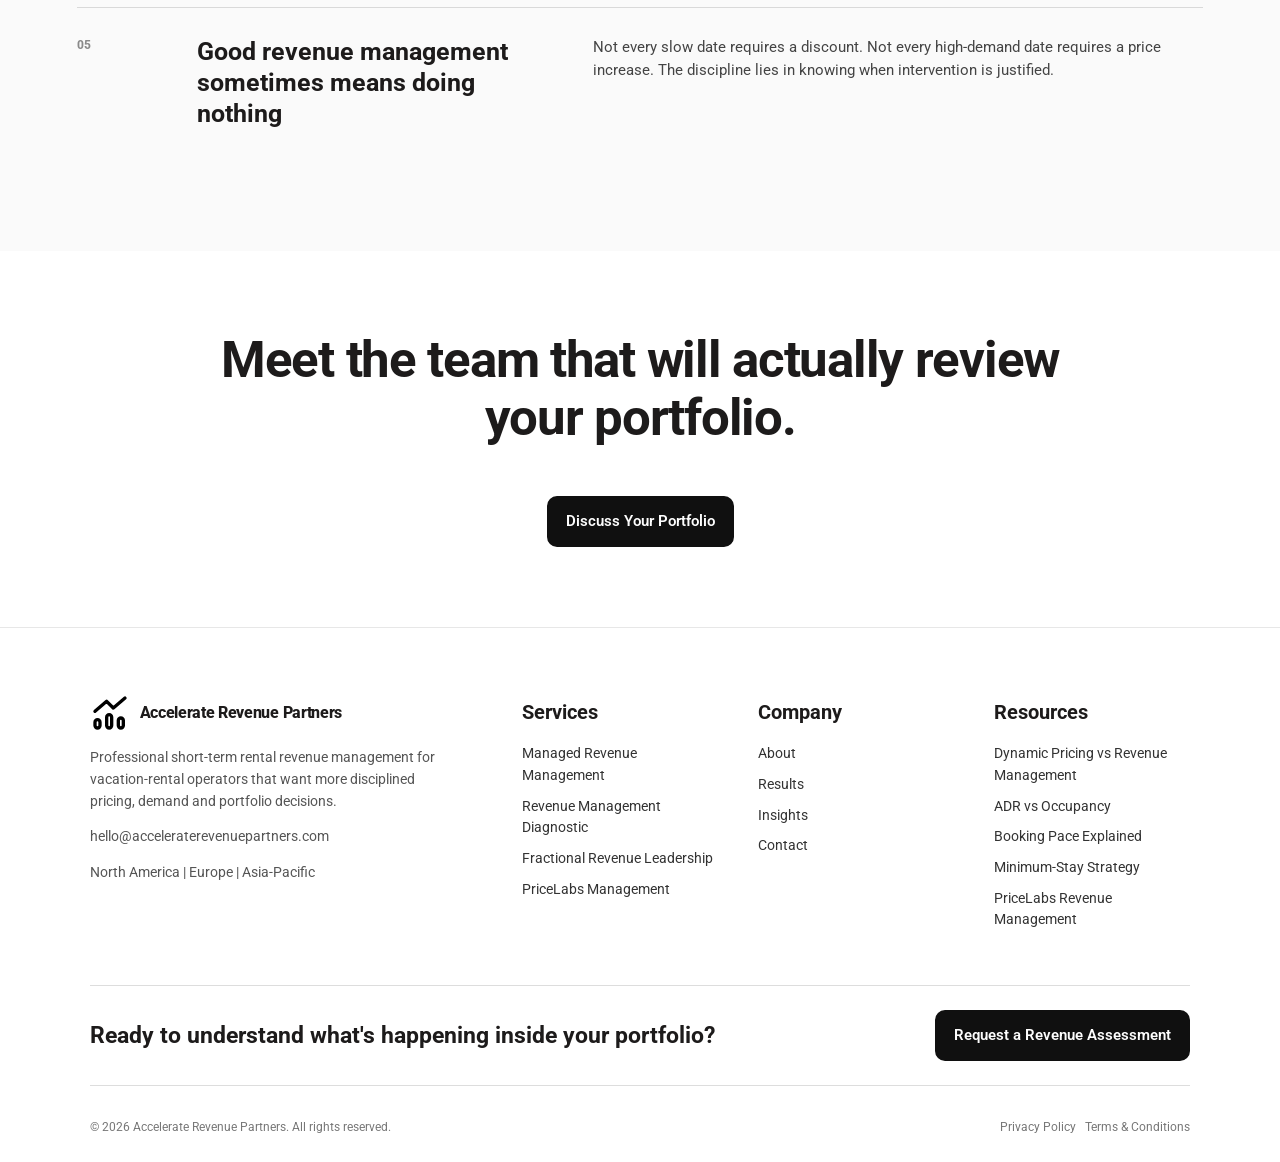
<file: about/index.html>
<!doctype html><html lang="en"><head><meta charset="UTF-8"><meta name="viewport" content="width=device-width,initial-scale=1.0"><title>About Accelerate Revenue Partners | STR Revenue Management</title><meta name="description" content="About Accelerate Revenue Partners and its approach to short-term rental revenue management."><link rel="icon" href="../assets/favicon.svg" type="image/svg+xml"><link rel="stylesheet" href="../assets/css/site.css"></head><body><header class="site-header"><a class="brand" href="../index.html"><img src="../assets/favicon.svg" alt=""><span>Accelerate Revenue Partners</span></a><button class="menu-button" aria-label="Open navigation" aria-expanded="false"><span></span><span></span><span></span></button><div class="nav-panel"><nav><a class="nav-link" href="../revenue-management-services/index.html">Revenue Management</a><a class="nav-link" href="../revenue-management-audit/index.html">Revenue Audit</a><a class="nav-link" href="../pricelabs-management/index.html">PriceLabs Management</a><a class="nav-link" href="../case-studies/index.html">Results</a><a class="nav-link" href="../insights/index.html">Insights</a><a class="nav-link active" href="../about/index.html">About</a><a class="nav-link" href="../contact/index.html">Contact</a></nav><a class="header-cta" href="../contact/index.html">Request a Revenue Assessment</a></div></header><main>
<section class="about-hero"><div class="section-shell"><div class="eyebrow">ABOUT ACCELERATE</div><h1>Revenue management for operators who have outgrown guesswork.</h1><div class="about-deck"><div class="big-idea">Accelerate Revenue Partners was built around a simple idea:</div><p>Professional short-term rental businesses deserve the same commercial discipline that mature hotels and airlines have applied to perishable inventory for decades, adapted for the realities of vacation rentals.</p></div></div></section>
<section class="content-section content-section-alt"><div class="section-shell story-grid"><div><div class="section-kicker">OUR STORY</div><h2>Better software did not automatically create better revenue decisions.</h2><p>Our founder, <strong>Alex Morgan</strong>, spent more than a decade working across hotel revenue management, serviced apartments and professional vacation rentals.</p><p>Again and again, he saw the same pattern.</p><p>Operators adopted increasingly sophisticated pricing tools. They gained more data. They gained more automation.</p><p>But management teams still struggled to answer basic commercial questions.</p><p>Accelerate Revenue Partners was created to provide ownership of those decisions.</p><p>Today, our team supports professional vacation-rental operators across North America, Europe and Asia-Pacific.</p></div><aside class="story-questions"><div class="question">Why did this market slow down?</div><div class="question">Why are we selling August so early?</div><div class="question">Why are two similar properties performing differently?</div><div class="question">Should we discount this weekend?</div><div class="question">Are our minimum stays causing the gap?</div><div class="question">Which properties actually need attention today?</div></aside></div></section>
<section class="content-section"><div class="section-shell"><div class="section-kicker">TEAM</div><div class="team-list"><article class="team-row"><div class="team-mark">AM</div><div><h3>Alex Morgan</h3><p class="team-role">Founder &amp; Principal Revenue Strategist</p></div><div class="team-bio"><p>Alex has 12 years of hospitality revenue-management experience across hotels, serviced apartments and short-term rentals.</p><p>Before founding Accelerate, he led commercial strategy for a 600-unit multi-market accommodation portfolio and later advised vacation-rental operators on dynamic pricing and portfolio segmentation.</p><p>His focus is portfolio strategy, booking-pace analysis and management-level commercial decision making.</p></div></article><article class="team-row"><div class="team-mark">PS</div><div><h3>Priya Shah</h3><p class="team-role">Director of Revenue Strategy</p></div><div class="team-bio"><p>Priya specializes in pricing analytics, competitive positioning and portfolio performance.</p><p>She has managed revenue strategy across urban apartments, coastal vacation rentals and luxury leisure markets.</p><p>At Accelerate, she leads client onboarding, portfolio segmentation and monthly commercial reviews.</p></div></article><article class="team-row"><div class="team-mark">MA</div><div><h3>Mateo Alvarez</h3><p class="team-role">Revenue Analyst</p></div><div class="team-bio"><p>Mateo manages forward-demand analysis, booking curves, market benchmarking and exception reporting.</p><p>His role is to identify where portfolio performance differs materially from expectations so senior strategists can focus attention on the decisions with the greatest commercial importance.</p></div></article></div></div></section>
<section class="content-section content-section-alt"><div class="section-shell"><div class="section-kicker">OUR PRINCIPLES</div><div class="principle-list"><article class="principle-row"><h3>Evidence before instinct</h3><p>Experience matters. But every major intervention should have a commercial reason and a way to measure whether it worked.</p></article><article class="principle-row"><h3>Market context matters</h3><p>A 70% occupancy level can be excellent in one market and problematic in another. Performance only becomes meaningful when placed in context.</p></article><article class="principle-row"><h3>Automation should create capacity</h3><p>Technology should remove repetitive work so revenue professionals can spend more time interpreting demand and making decisions.</p></article><article class="principle-row"><h3>No single metric tells the whole story</h3><p>Occupancy, ADR and RevPAR each answer different questions. We use them together.</p></article><article class="principle-row"><h3>Good revenue management sometimes means doing nothing</h3><p>Not every slow date requires a discount. Not every high-demand date requires a price increase. The discipline lies in knowing when intervention is justified.</p></article></div></div></section>
<section class="content-section cta-section"><div class="section-shell"><h2>Meet the team that will actually review your portfolio.</h2><div class="section-actions"><a class="button" href="../contact/index.html">Discuss Your Portfolio</a></div></div></section>
</main><footer class="site-footer"><div class="footer-grid"><div class="footer-brand"><a class="brand" href="../index.html"><img src="../assets/favicon.svg" alt=""><span>Accelerate Revenue Partners</span></a><p>Professional short-term rental revenue management for vacation-rental operators that want more disciplined pricing, demand and portfolio decisions.</p><p><a href="mailto:hello@acceleraterevenuepartners.com">hello@acceleraterevenuepartners.com</a></p><p>North America | Europe | Asia-Pacific</p></div><div><h3>Services</h3><a href="../revenue-management-services/index.html">Managed Revenue Management</a><a href="../revenue-management-audit/index.html">Revenue Management Diagnostic</a><a href="../revenue-management-services/index.html#fractional">Fractional Revenue Leadership</a><a href="../pricelabs-management/index.html">PriceLabs Management</a></div><div><h3>Company</h3><a href="../about/index.html">About</a><a href="../case-studies/index.html">Results</a><a href="../insights/index.html">Insights</a><a href="../contact/index.html">Contact</a></div><div><h3>Resources</h3><a href="../insights/index.html#dynamic-pricing">Dynamic Pricing vs Revenue Management</a><a href="../insights/index.html#adr-occupancy">ADR vs Occupancy</a><a href="../insights/index.html#booking-pace">Booking Pace Explained</a><a href="../insights/index.html#minimum-stay">Minimum-Stay Strategy</a><a href="../insights/index.html#pricelabs">PriceLabs Revenue Management</a></div></div><div class="footer-cta"><strong>Ready to understand what's happening inside your portfolio?</strong><a class="button" href="../contact/index.html">Request a Revenue Assessment</a></div><div class="footer-bottom"><span>© 2026 Accelerate Revenue Partners. All rights reserved.</span><span><a href="../privacy-policy/index.html">Privacy Policy</a> &nbsp; <a href="../terms-and-conditions/index.html">Terms &amp; Conditions</a></span></div></footer><script src="../assets/js/site.js"></script></body></html>
</file>
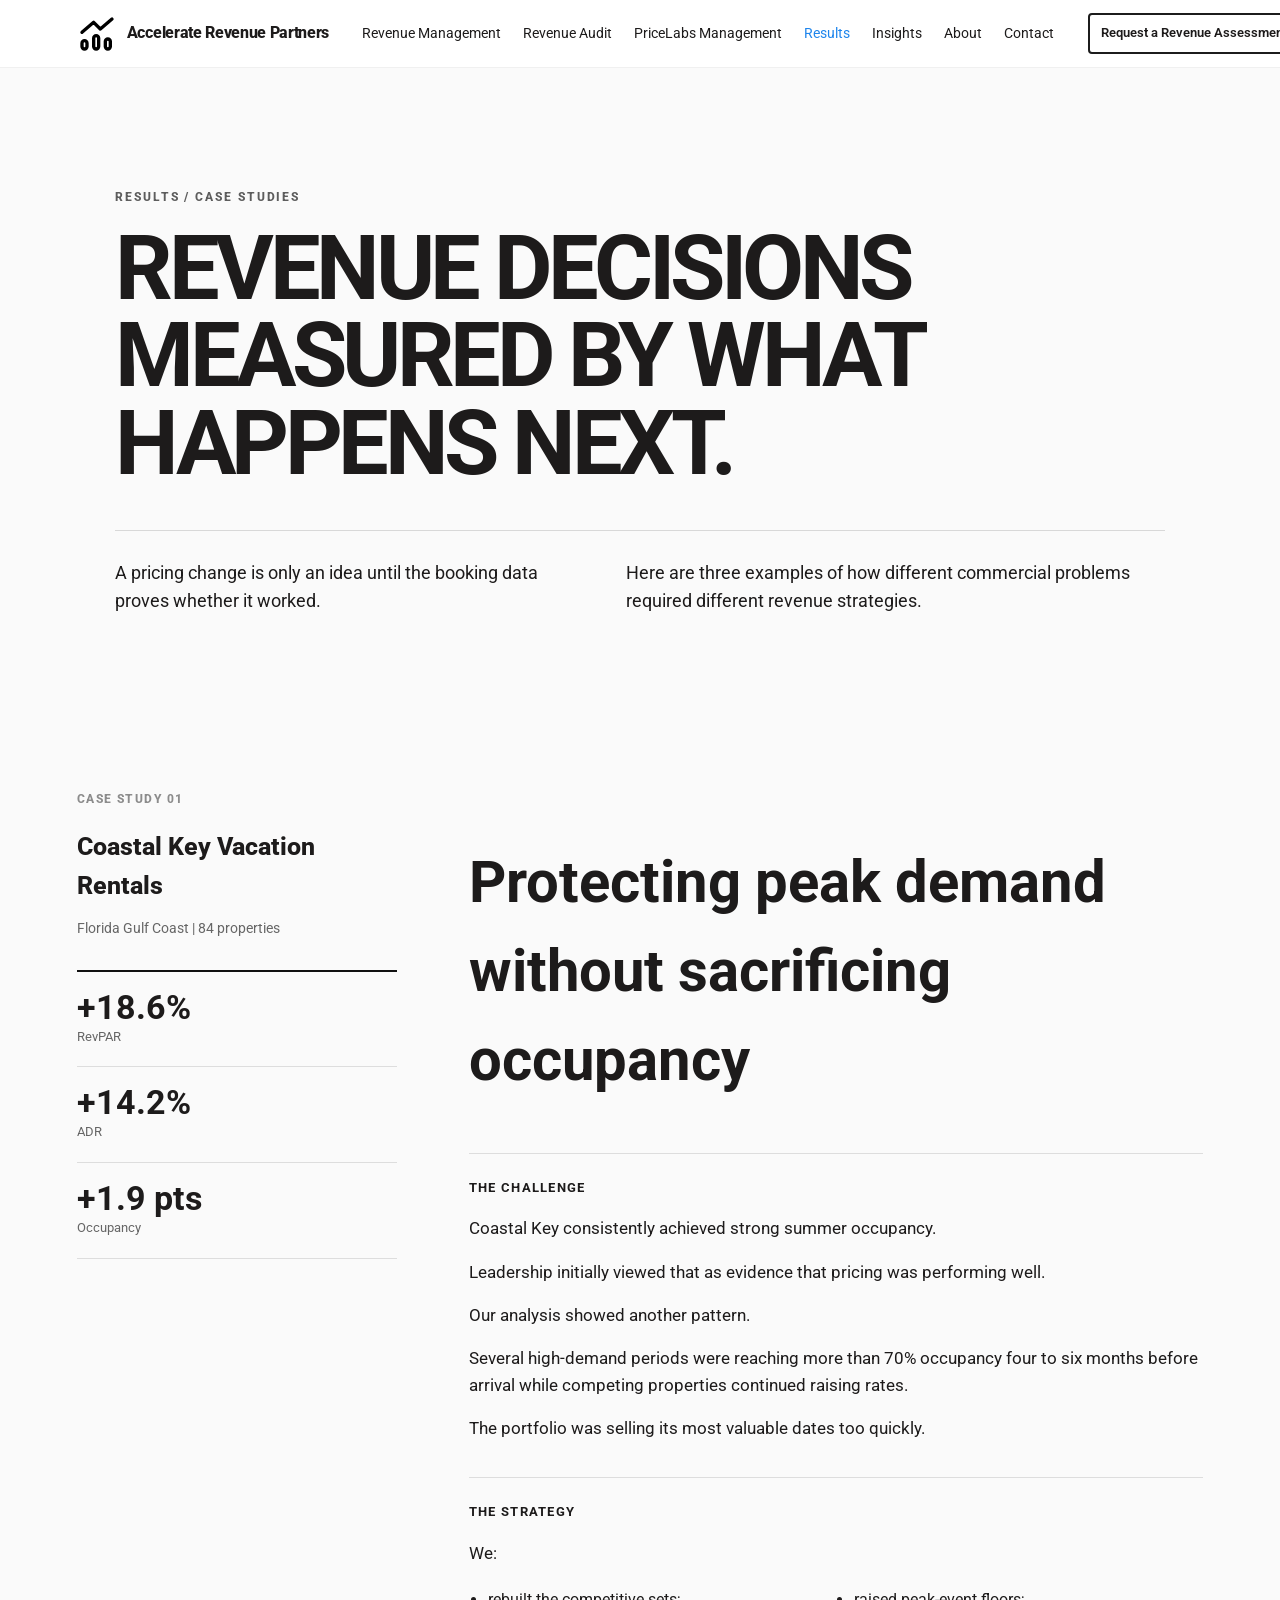
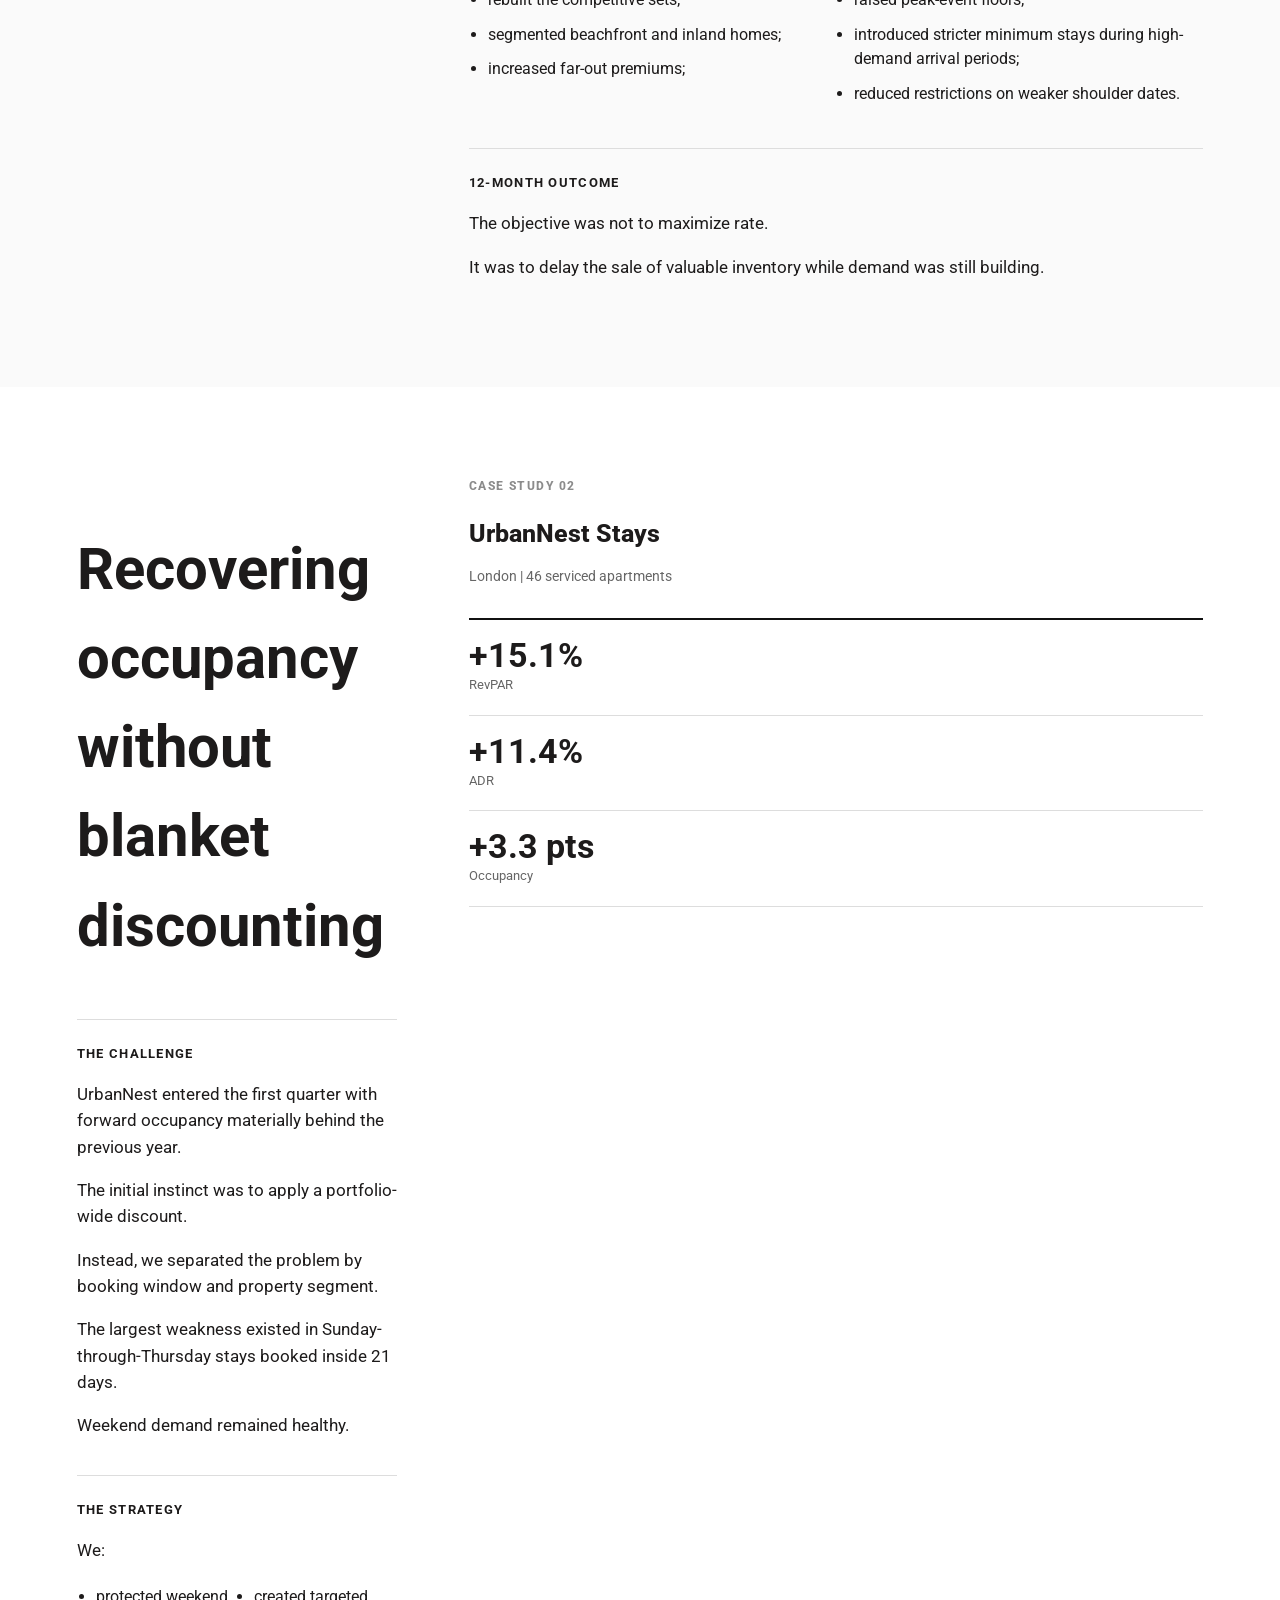
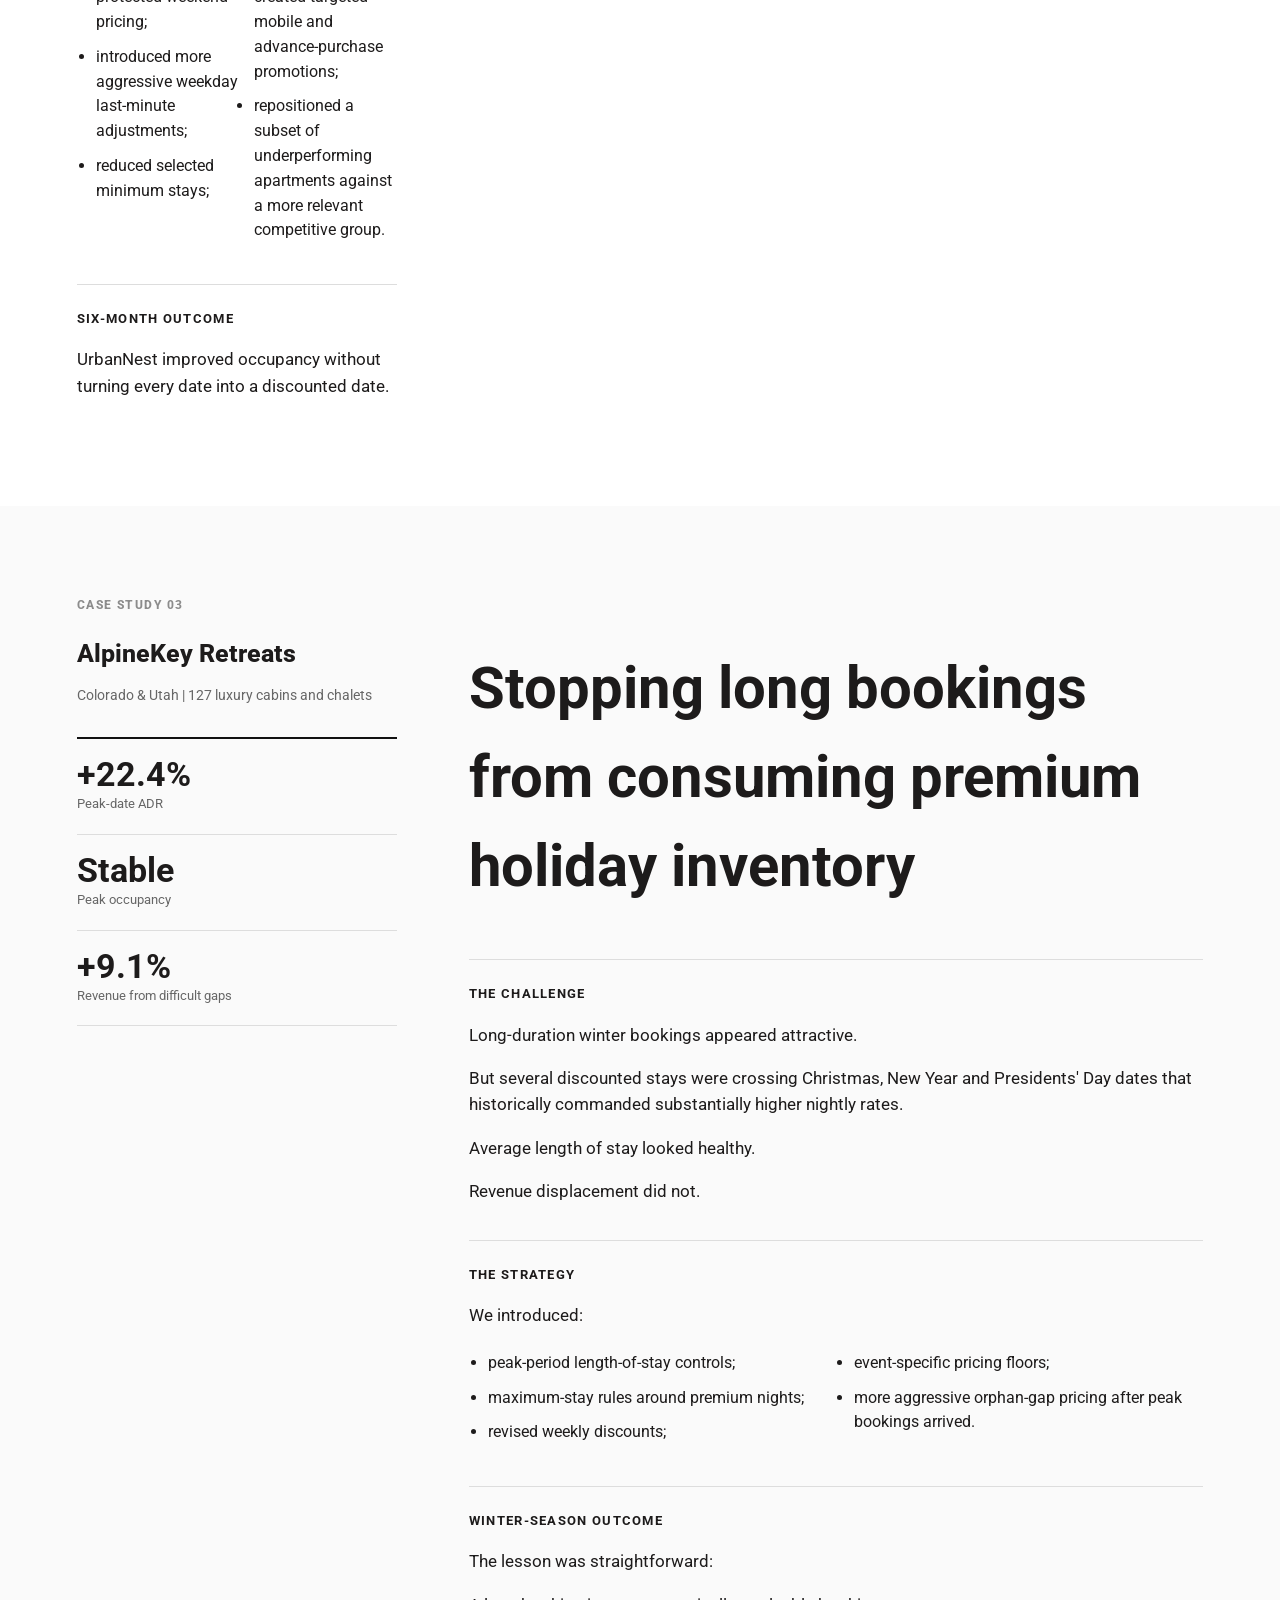
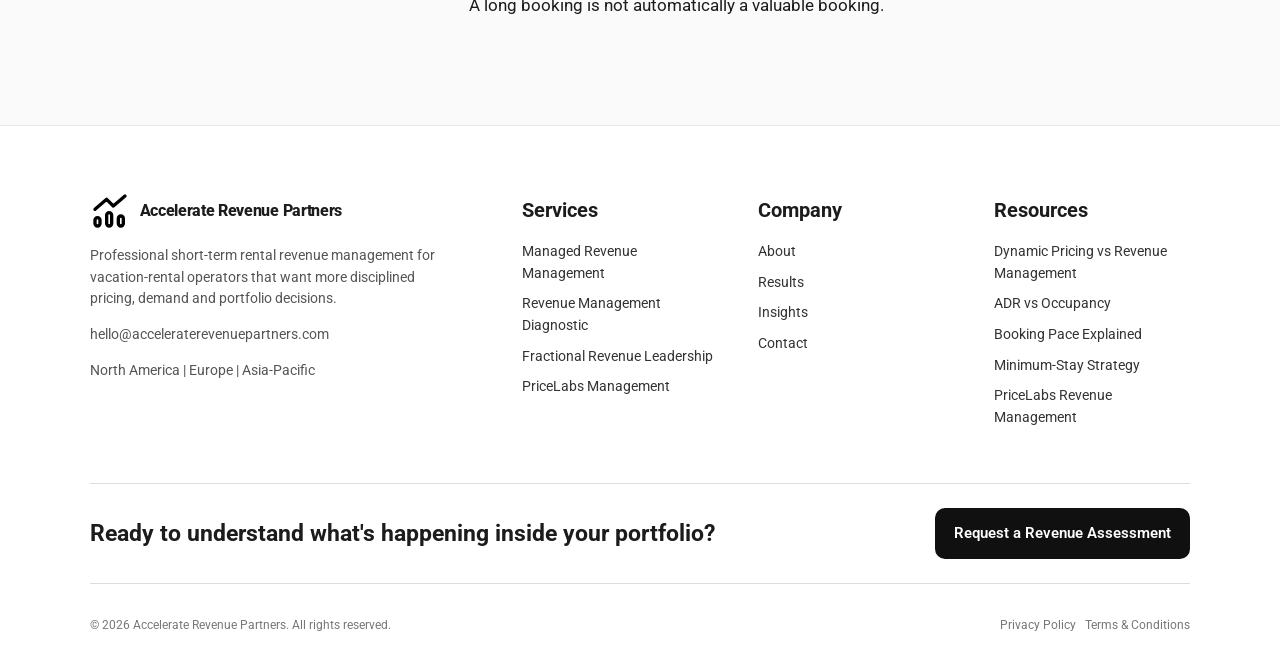
<file: case-studies/index.html>
<!doctype html><html lang="en"><head><meta charset="UTF-8"><meta name="viewport" content="width=device-width,initial-scale=1.0"><title>Short-Term Rental Revenue Management Case Studies | Accelerate</title><meta name="description" content="Short-term rental revenue management case studies across coastal, urban and luxury leisure portfolios."><link rel="icon" href="../assets/favicon.svg" type="image/svg+xml"><link rel="stylesheet" href="../assets/css/site.css"></head><body><header class="site-header"><a class="brand" href="../index.html"><img src="../assets/favicon.svg" alt=""><span>Accelerate Revenue Partners</span></a><button class="menu-button" aria-label="Open navigation" aria-expanded="false"><span></span><span></span><span></span></button><div class="nav-panel"><nav><a class="nav-link" href="../revenue-management-services/index.html">Revenue Management</a><a class="nav-link" href="../revenue-management-audit/index.html">Revenue Audit</a><a class="nav-link" href="../pricelabs-management/index.html">PriceLabs Management</a><a class="nav-link active" href="../case-studies/index.html">Results</a><a class="nav-link" href="../insights/index.html">Insights</a><a class="nav-link" href="../about/index.html">About</a><a class="nav-link" href="../contact/index.html">Contact</a></nav><a class="header-cta" href="../contact/index.html">Request a Revenue Assessment</a></div></header><main>
<section class="editorial-hero"><div class="section-shell"><div class="eyebrow">RESULTS / CASE STUDIES</div><h1>Revenue decisions measured by what happens next.</h1><div class="lead"><p>A pricing change is only an idea until the booking data proves whether it worked.</p><p>Here are three examples of how different commercial problems required different revenue strategies.</p></div></div></section>
<section class="case-study alt"><div class="case-layout"><aside class="case-sidebar"><span class="card-index">CASE STUDY 01</span><div class="case-client">Coastal Key Vacation Rentals</div><div class="case-market">Florida Gulf Coast | 84 properties</div><div class="metric-stack"><div><strong>+18.6%</strong><span>RevPAR</span></div><div><strong>+14.2%</strong><span>ADR</span></div><div><strong>+1.9 pts</strong><span>Occupancy</span></div></div></aside><article class="case-body"><h2>Protecting peak demand without sacrificing occupancy</h2><h3>The challenge</h3><p>Coastal Key consistently achieved strong summer occupancy.</p><p>Leadership initially viewed that as evidence that pricing was performing well.</p><p>Our analysis showed another pattern.</p><p>Several high-demand periods were reaching more than 70% occupancy four to six months before arrival while competing properties continued raising rates.</p><p>The portfolio was selling its most valuable dates too quickly.</p><h3>The strategy</h3><p>We:</p><ul><li>rebuilt the competitive sets;</li><li>segmented beachfront and inland homes;</li><li>increased far-out premiums;</li><li>raised peak-event floors;</li><li>introduced stricter minimum stays during high-demand arrival periods;</li><li>reduced restrictions on weaker shoulder dates.</li></ul><h3>12-month outcome</h3><p>The objective was not to maximize rate.</p><p>It was to delay the sale of valuable inventory while demand was still building.</p></article></div></section>
<section class="case-study reverse"><div class="case-layout"><aside class="case-sidebar"><span class="card-index">CASE STUDY 02</span><div class="case-client">UrbanNest Stays</div><div class="case-market">London | 46 serviced apartments</div><div class="metric-stack"><div><strong>+15.1%</strong><span>RevPAR</span></div><div><strong>+11.4%</strong><span>ADR</span></div><div><strong>+3.3 pts</strong><span>Occupancy</span></div></div></aside><article class="case-body"><h2>Recovering occupancy without blanket discounting</h2><h3>The challenge</h3><p>UrbanNest entered the first quarter with forward occupancy materially behind the previous year.</p><p>The initial instinct was to apply a portfolio-wide discount.</p><p>Instead, we separated the problem by booking window and property segment.</p><p>The largest weakness existed in Sunday-through-Thursday stays booked inside 21 days.</p><p>Weekend demand remained healthy.</p><h3>The strategy</h3><p>We:</p><ul><li>protected weekend pricing;</li><li>introduced more aggressive weekday last-minute adjustments;</li><li>reduced selected minimum stays;</li><li>created targeted mobile and advance-purchase promotions;</li><li>repositioned a subset of underperforming apartments against a more relevant competitive group.</li></ul><h3>Six-month outcome</h3><p>UrbanNest improved occupancy without turning every date into a discounted date.</p></article></div></section>
<section class="case-study alt"><div class="case-layout"><aside class="case-sidebar"><span class="card-index">CASE STUDY 03</span><div class="case-client">AlpineKey Retreats</div><div class="case-market">Colorado &amp; Utah | 127 luxury cabins and chalets</div><div class="metric-stack"><div><strong>+22.4%</strong><span>Peak-date ADR</span></div><div><strong>Stable</strong><span>Peak occupancy</span></div><div><strong>+9.1%</strong><span>Revenue from difficult gaps</span></div></div></aside><article class="case-body"><h2>Stopping long bookings from consuming premium holiday inventory</h2><h3>The challenge</h3><p>Long-duration winter bookings appeared attractive.</p><p>But several discounted stays were crossing Christmas, New Year and Presidents' Day dates that historically commanded substantially higher nightly rates.</p><p>Average length of stay looked healthy.</p><p>Revenue displacement did not.</p><h3>The strategy</h3><p>We introduced:</p><ul><li>peak-period length-of-stay controls;</li><li>maximum-stay rules around premium nights;</li><li>revised weekly discounts;</li><li>event-specific pricing floors;</li><li>more aggressive orphan-gap pricing after peak bookings arrived.</li></ul><h3>Winter-season outcome</h3><p>The lesson was straightforward:</p><p>A long booking is not automatically a valuable booking.</p></article></div></section>
</main><footer class="site-footer"><div class="footer-grid"><div class="footer-brand"><a class="brand" href="../index.html"><img src="../assets/favicon.svg" alt=""><span>Accelerate Revenue Partners</span></a><p>Professional short-term rental revenue management for vacation-rental operators that want more disciplined pricing, demand and portfolio decisions.</p><p><a href="mailto:hello@acceleraterevenuepartners.com">hello@acceleraterevenuepartners.com</a></p><p>North America | Europe | Asia-Pacific</p></div><div><h3>Services</h3><a href="../revenue-management-services/index.html">Managed Revenue Management</a><a href="../revenue-management-audit/index.html">Revenue Management Diagnostic</a><a href="../revenue-management-services/index.html#fractional">Fractional Revenue Leadership</a><a href="../pricelabs-management/index.html">PriceLabs Management</a></div><div><h3>Company</h3><a href="../about/index.html">About</a><a href="../case-studies/index.html">Results</a><a href="../insights/index.html">Insights</a><a href="../contact/index.html">Contact</a></div><div><h3>Resources</h3><a href="../insights/index.html#dynamic-pricing">Dynamic Pricing vs Revenue Management</a><a href="../insights/index.html#adr-occupancy">ADR vs Occupancy</a><a href="../insights/index.html#booking-pace">Booking Pace Explained</a><a href="../insights/index.html#minimum-stay">Minimum-Stay Strategy</a><a href="../insights/index.html#pricelabs">PriceLabs Revenue Management</a></div></div><div class="footer-cta"><strong>Ready to understand what's happening inside your portfolio?</strong><a class="button" href="../contact/index.html">Request a Revenue Assessment</a></div><div class="footer-bottom"><span>© 2026 Accelerate Revenue Partners. All rights reserved.</span><span><a href="../privacy-policy/index.html">Privacy Policy</a> &nbsp; <a href="../terms-and-conditions/index.html">Terms &amp; Conditions</a></span></div></footer><script src="../assets/js/site.js"></script></body></html>
</file>
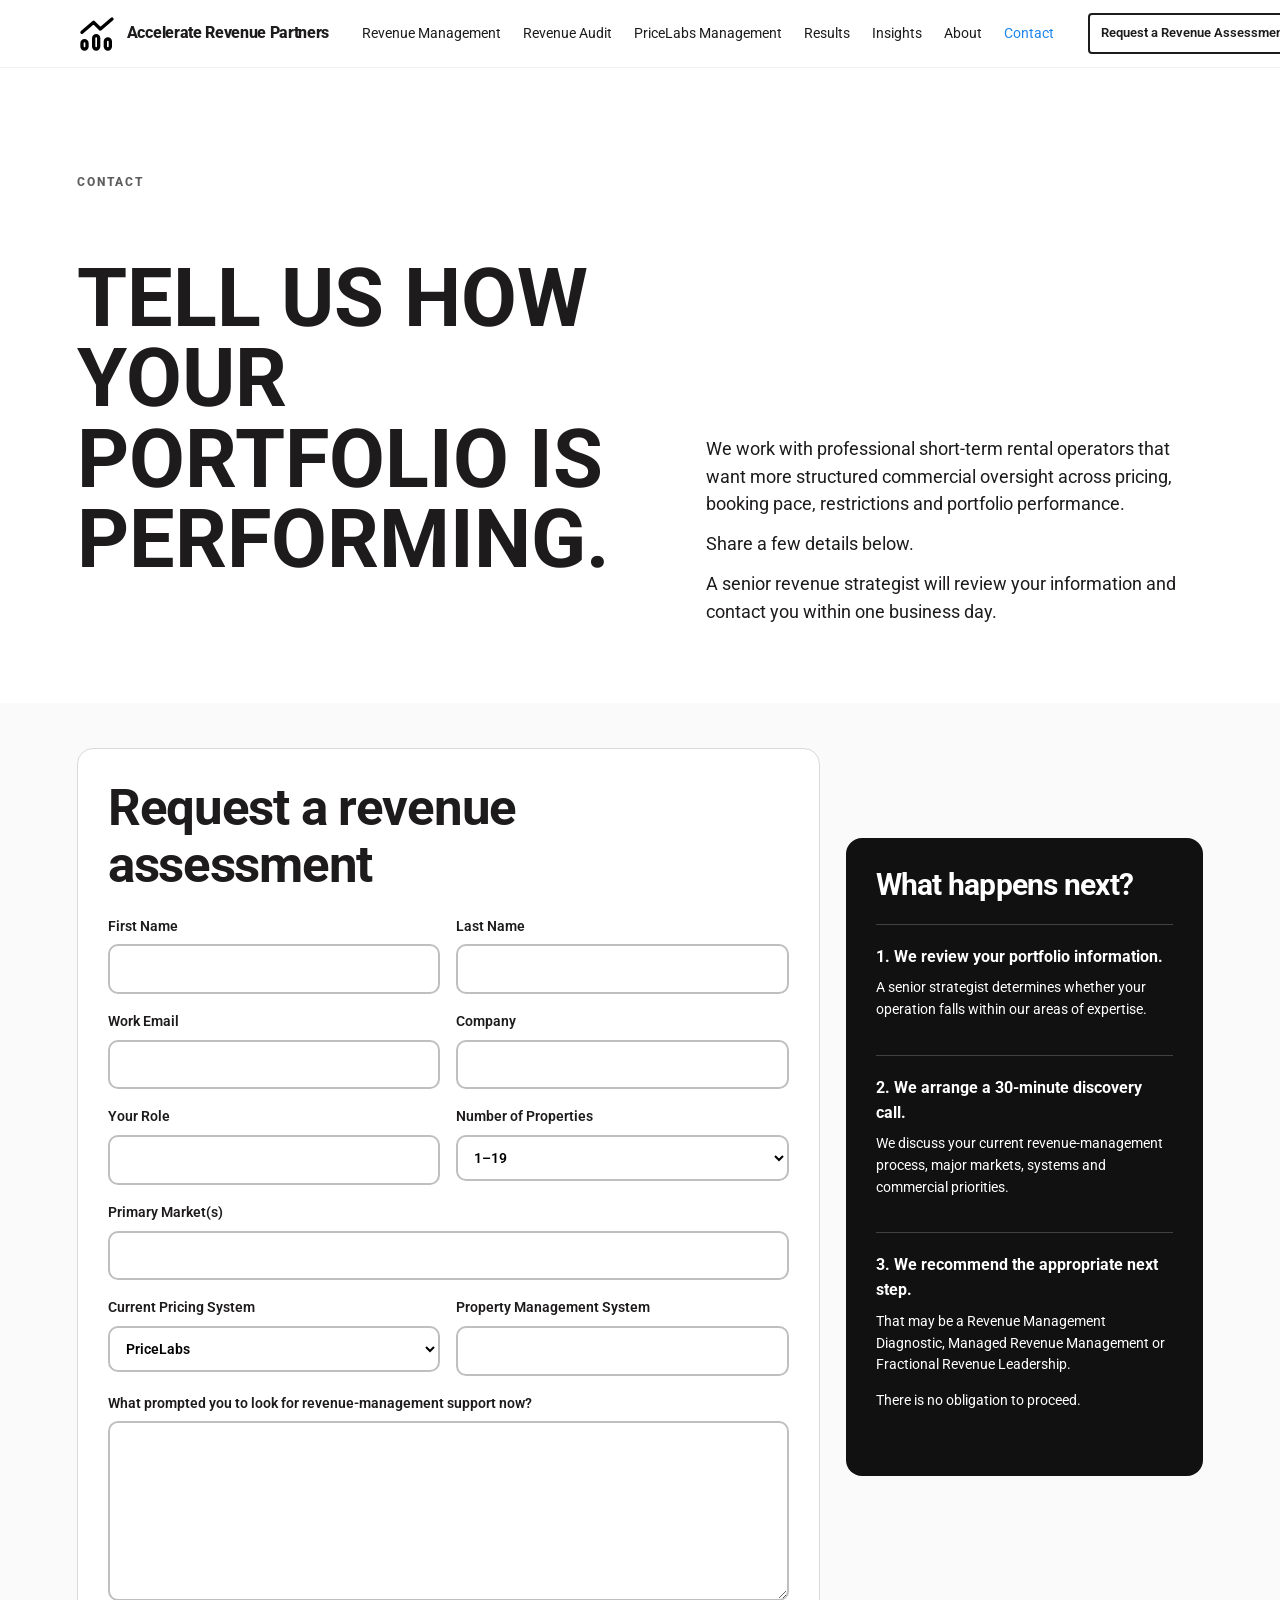
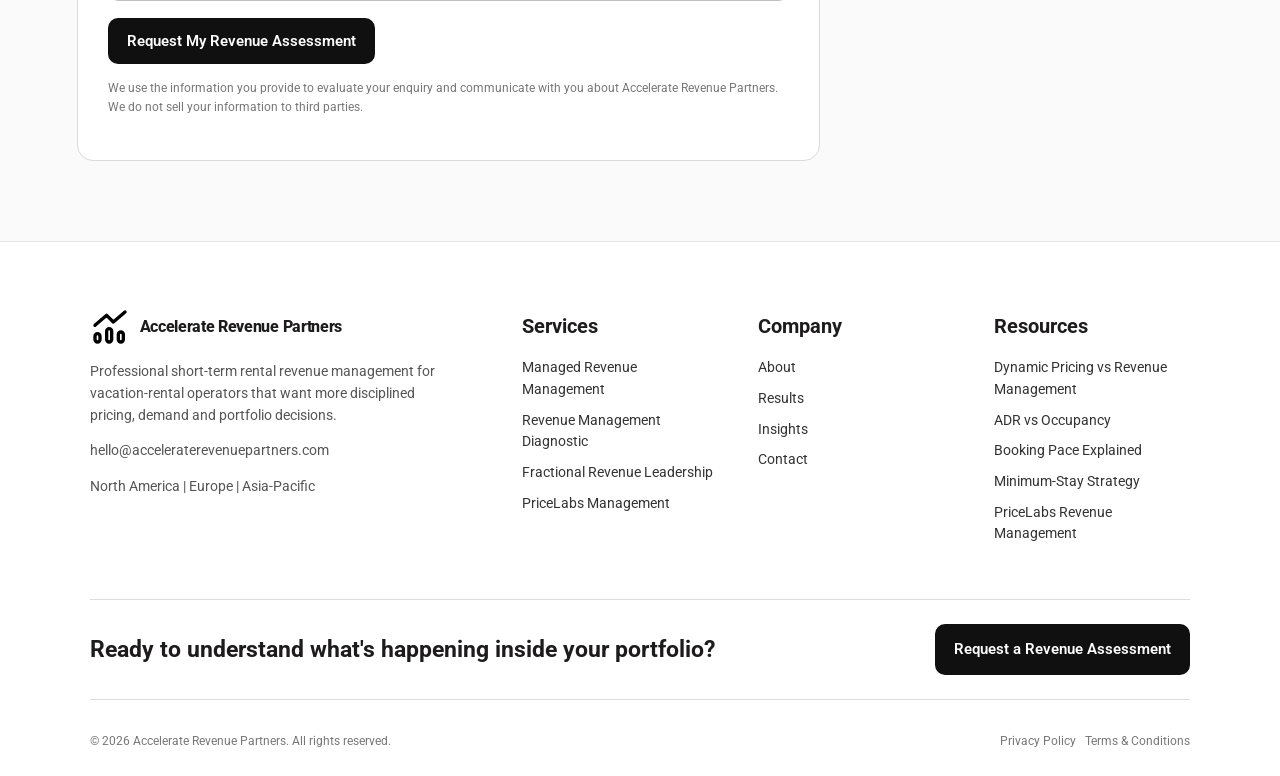
<file: contact/index.html>
<!doctype html><html lang="en"><head><meta charset="UTF-8"><meta name="viewport" content="width=device-width,initial-scale=1.0"><title>Contact Accelerate Revenue Partners</title><meta name="description" content="Contact Accelerate Revenue Partners to discuss short-term rental revenue management support."><link rel="icon" href="../assets/favicon.svg" type="image/svg+xml"><link rel="stylesheet" href="../assets/css/site.css"></head><body><header class="site-header"><a class="brand" href="../index.html"><img src="../assets/favicon.svg" alt=""><span>Accelerate Revenue Partners</span></a><button class="menu-button" aria-label="Open navigation" aria-expanded="false"><span></span><span></span><span></span></button><div class="nav-panel"><nav><a class="nav-link" href="../revenue-management-services/index.html">Revenue Management</a><a class="nav-link" href="../revenue-management-audit/index.html">Revenue Audit</a><a class="nav-link" href="../pricelabs-management/index.html">PriceLabs Management</a><a class="nav-link" href="../case-studies/index.html">Results</a><a class="nav-link" href="../insights/index.html">Insights</a><a class="nav-link" href="../about/index.html">About</a><a class="nav-link active" href="../contact/index.html">Contact</a></nav><a class="header-cta" href="../contact/index.html">Request a Revenue Assessment</a></div></header><main>
<section class="contact-hero"><div class="section-shell contact-hero-grid"><div><div class="eyebrow">CONTACT</div><h1>Tell us how your portfolio is performing.</h1></div><div class="contact-intro"><p>We work with professional short-term rental operators that want more structured commercial oversight across pricing, booking pace, restrictions and portfolio performance.</p><p>Share a few details below.</p><p>A senior revenue strategist will review your information and contact you within one business day.</p></div></div></section>
<section class="content-section form-section contact-form-section"><div class="section-shell"><div class="contact-layout contact-specific"><form class="contact-form" action="../thank-you/index.html" method="get"><h2>Request a revenue assessment</h2><div class="field-row"><label>First Name<input name="first_name" required></label><label>Last Name<input name="last_name" required></label></div><div class="field-row"><label>Work Email<input type="email" name="email" required></label><label>Company<input name="company"></label></div><div class="field-row"><label>Your Role<input name="role"></label><label>Number of Properties<select name="properties"><option>1–19</option><option>20–49</option><option>50–99</option><option>100–249</option><option>250–499</option><option>500+</option></select></label></div><label>Primary Market(s)<input name="markets"></label><div class="field-row"><label>Current Pricing System<select name="pricing_system"><option>PriceLabs</option><option>Beyond</option><option>Wheelhouse</option><option>Airbnb Smart Pricing</option><option>Manual pricing</option><option>Other</option></select></label><label>Property Management System<input name="pms"></label></div><label>What prompted you to look for revenue-management support now?<textarea name="reason" rows="7"></textarea></label><button class="button" type="submit">Request My Revenue Assessment</button><p class="form-note">We use the information you provide to evaluate your enquiry and communicate with you about Accelerate Revenue Partners. We do not sell your information to third parties.</p></form><aside class="contact-aside"><h2>What happens next?</h2><div class="step"><strong>1. We review your portfolio information.</strong><p>A senior strategist determines whether your operation falls within our areas of expertise.</p></div><div class="step"><strong>2. We arrange a 30-minute discovery call.</strong><p>We discuss your current revenue-management process, major markets, systems and commercial priorities.</p></div><div class="step"><strong>3. We recommend the appropriate next step.</strong><p>That may be a Revenue Management Diagnostic, Managed Revenue Management or Fractional Revenue Leadership.</p><p>There is no obligation to proceed.</p></div></aside></div></div></section>
</main><footer class="site-footer"><div class="footer-grid"><div class="footer-brand"><a class="brand" href="../index.html"><img src="../assets/favicon.svg" alt=""><span>Accelerate Revenue Partners</span></a><p>Professional short-term rental revenue management for vacation-rental operators that want more disciplined pricing, demand and portfolio decisions.</p><p><a href="mailto:hello@acceleraterevenuepartners.com">hello@acceleraterevenuepartners.com</a></p><p>North America | Europe | Asia-Pacific</p></div><div><h3>Services</h3><a href="../revenue-management-services/index.html">Managed Revenue Management</a><a href="../revenue-management-audit/index.html">Revenue Management Diagnostic</a><a href="../revenue-management-services/index.html#fractional">Fractional Revenue Leadership</a><a href="../pricelabs-management/index.html">PriceLabs Management</a></div><div><h3>Company</h3><a href="../about/index.html">About</a><a href="../case-studies/index.html">Results</a><a href="../insights/index.html">Insights</a><a href="../contact/index.html">Contact</a></div><div><h3>Resources</h3><a href="../insights/index.html#dynamic-pricing">Dynamic Pricing vs Revenue Management</a><a href="../insights/index.html#adr-occupancy">ADR vs Occupancy</a><a href="../insights/index.html#booking-pace">Booking Pace Explained</a><a href="../insights/index.html#minimum-stay">Minimum-Stay Strategy</a><a href="../insights/index.html#pricelabs">PriceLabs Revenue Management</a></div></div><div class="footer-cta"><strong>Ready to understand what's happening inside your portfolio?</strong><a class="button" href="../contact/index.html">Request a Revenue Assessment</a></div><div class="footer-bottom"><span>© 2026 Accelerate Revenue Partners. All rights reserved.</span><span><a href="../privacy-policy/index.html">Privacy Policy</a> &nbsp; <a href="../terms-and-conditions/index.html">Terms &amp; Conditions</a></span></div></footer><script src="../assets/js/site.js"></script></body></html>
</file>
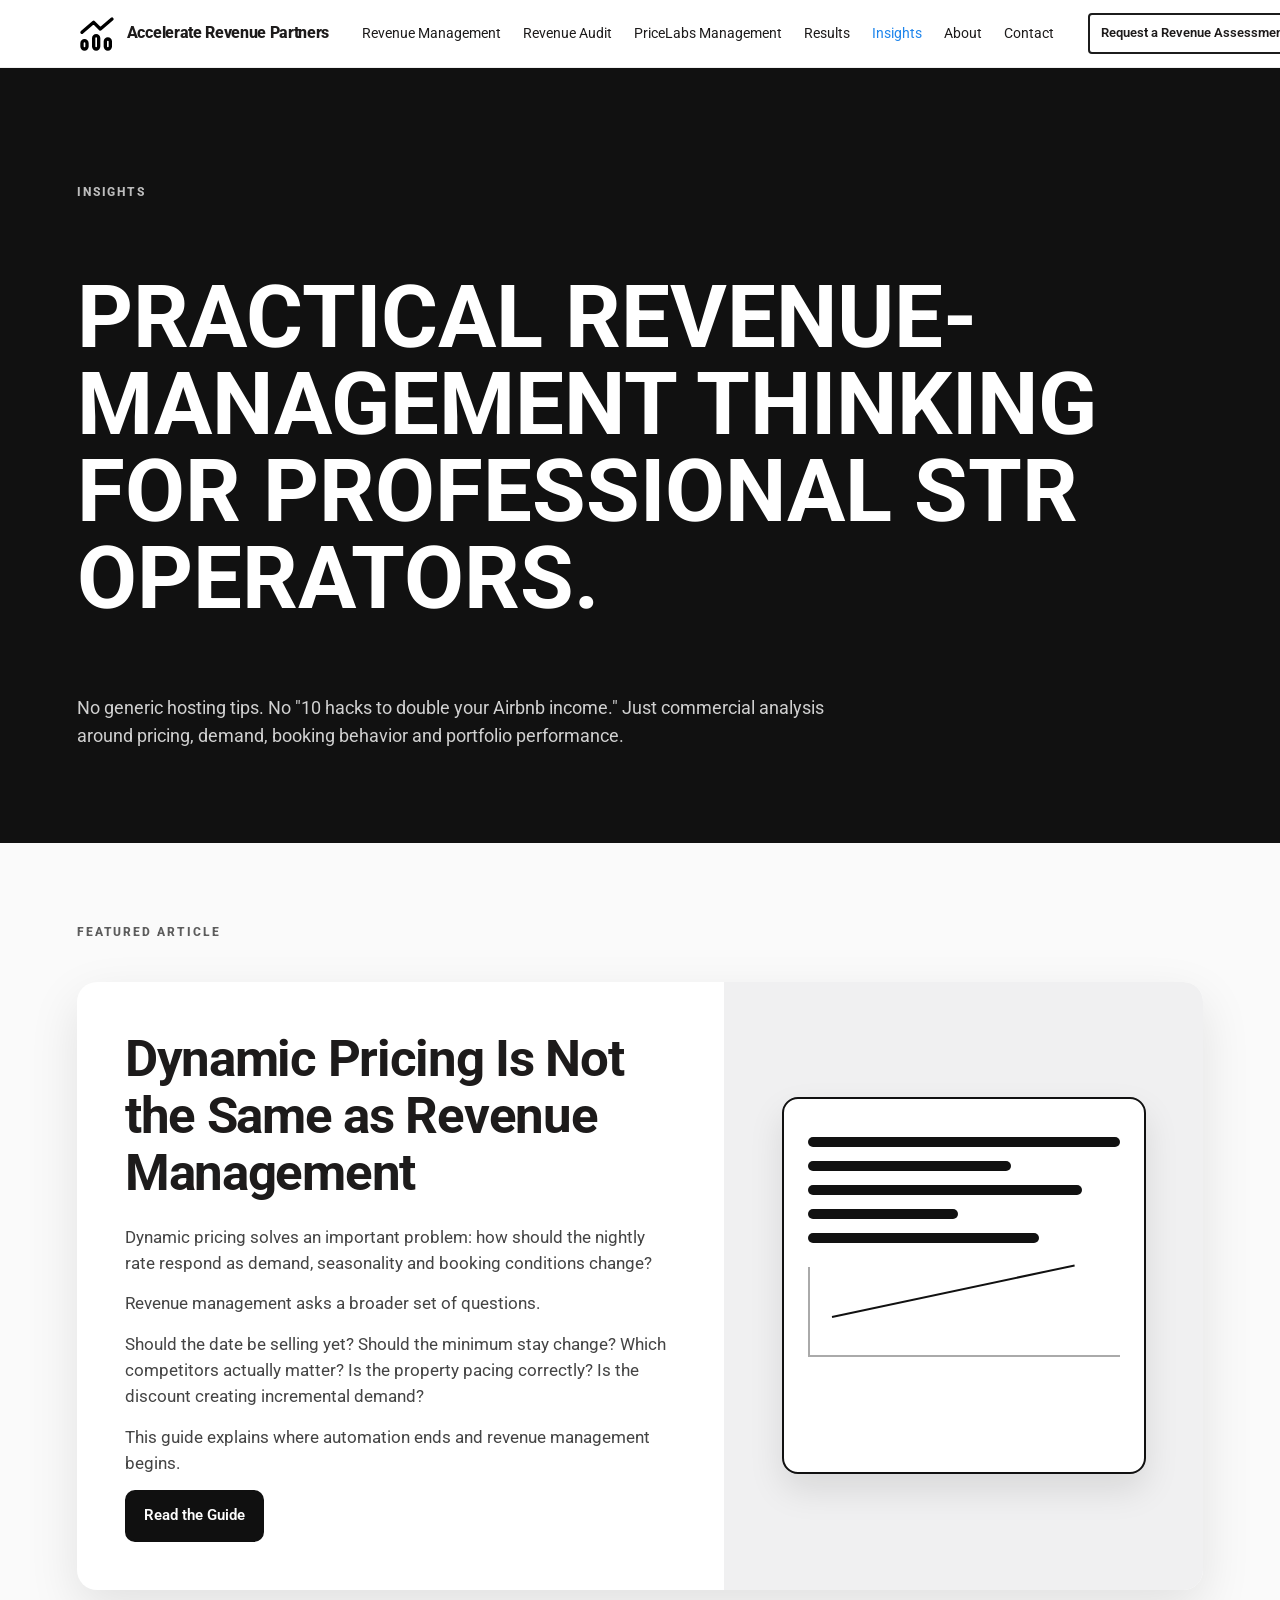
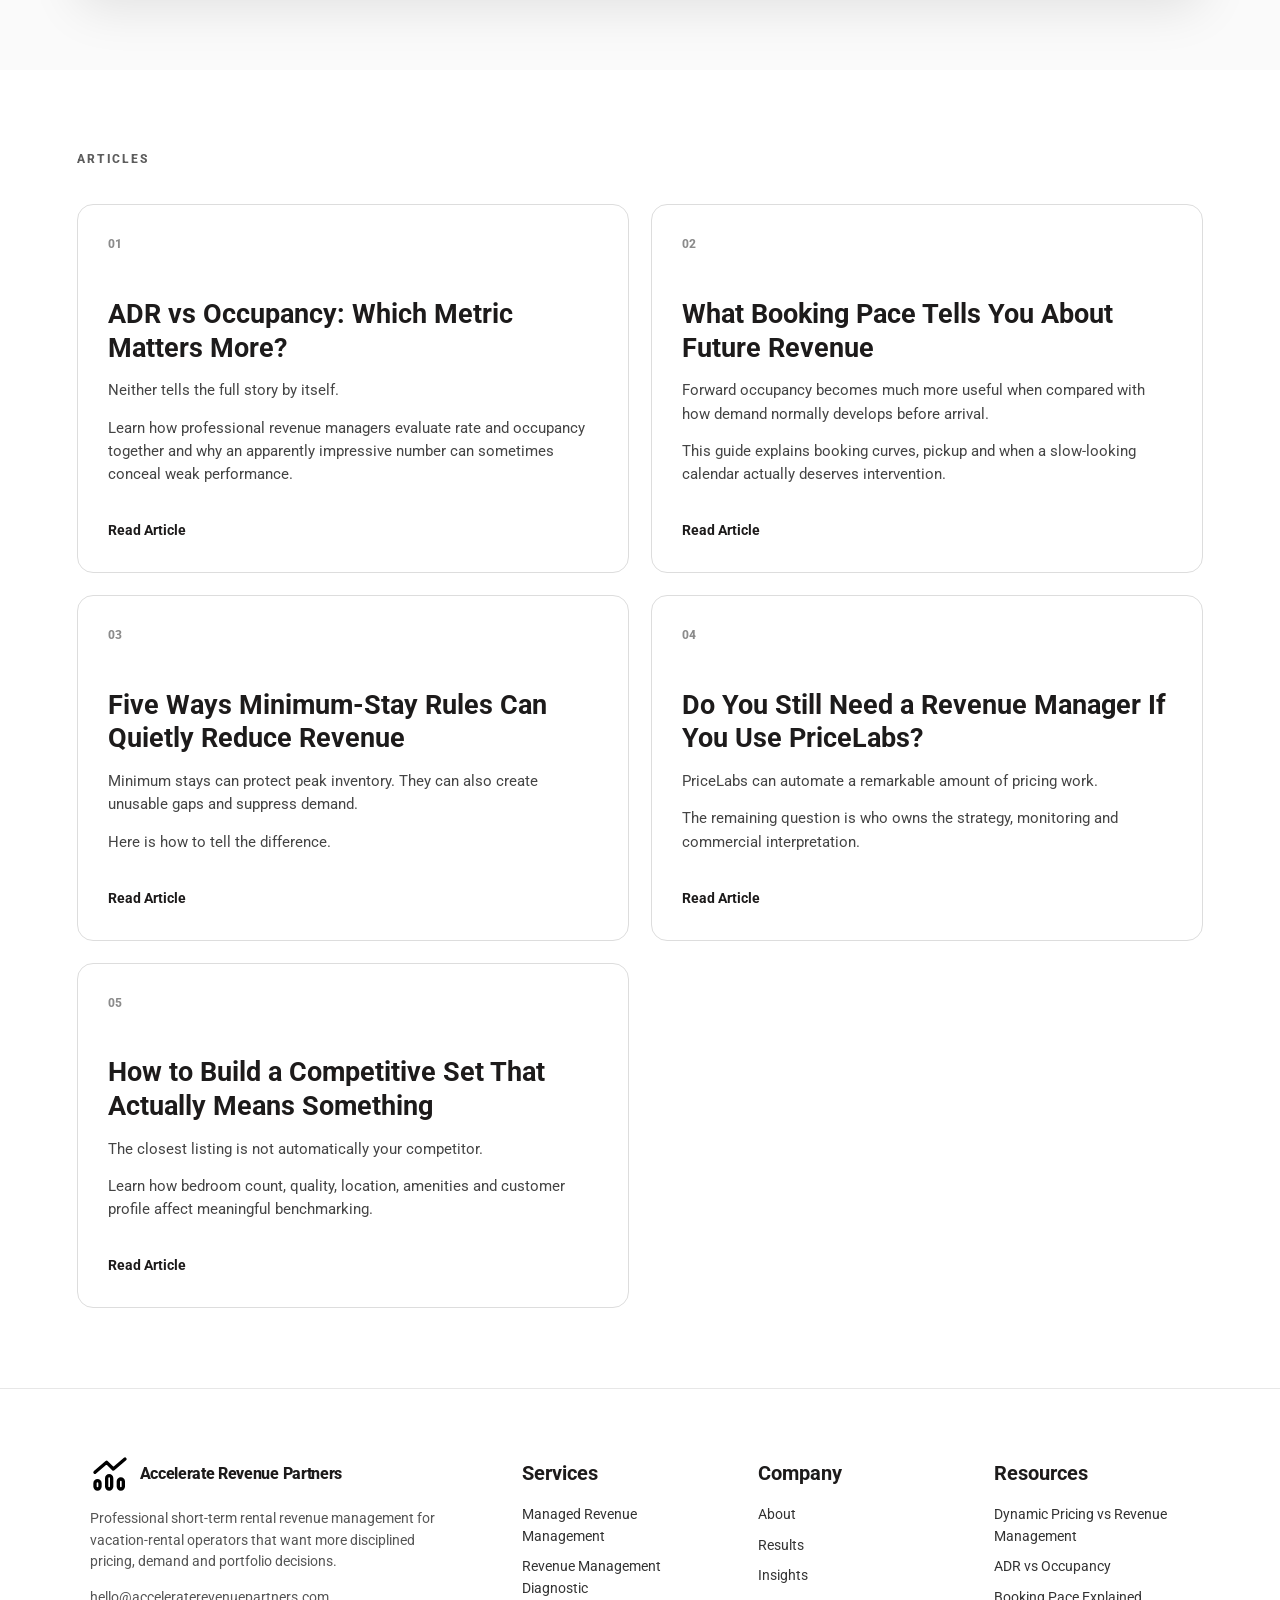
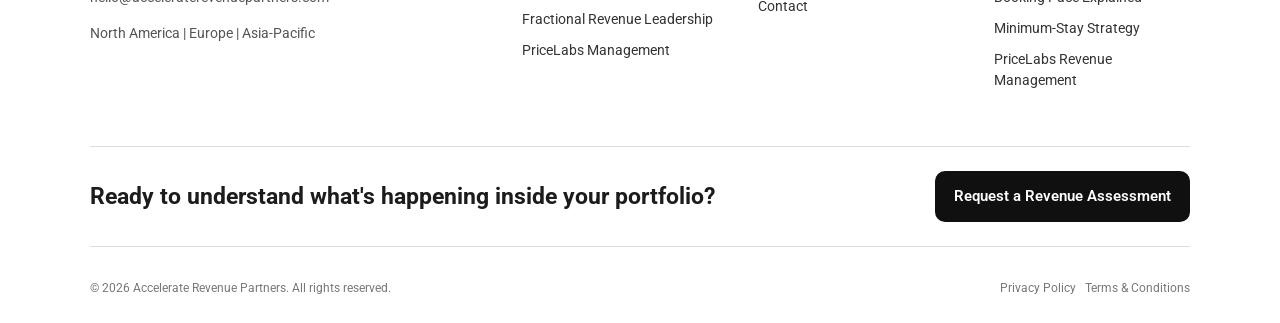
<file: insights/index.html>
<!doctype html><html lang="en"><head><meta charset="UTF-8"><meta name="viewport" content="width=device-width,initial-scale=1.0"><title>Short-Term Rental Revenue Management Insights | Accelerate</title><meta name="description" content="Practical revenue-management analysis for professional short-term rental operators."><link rel="icon" href="../assets/favicon.svg" type="image/svg+xml"><link rel="stylesheet" href="../assets/css/site.css"></head><body><header class="site-header"><a class="brand" href="../index.html"><img src="../assets/favicon.svg" alt=""><span>Accelerate Revenue Partners</span></a><button class="menu-button" aria-label="Open navigation" aria-expanded="false"><span></span><span></span><span></span></button><div class="nav-panel"><nav><a class="nav-link" href="../revenue-management-services/index.html">Revenue Management</a><a class="nav-link" href="../revenue-management-audit/index.html">Revenue Audit</a><a class="nav-link" href="../pricelabs-management/index.html">PriceLabs Management</a><a class="nav-link" href="../case-studies/index.html">Results</a><a class="nav-link active" href="../insights/index.html">Insights</a><a class="nav-link" href="../about/index.html">About</a><a class="nav-link" href="../contact/index.html">Contact</a></nav><a class="header-cta" href="../contact/index.html">Request a Revenue Assessment</a></div></header><main>
<section class="insights-hero"><div class="section-shell"><div class="eyebrow">INSIGHTS</div><h1>Practical revenue-management thinking for professional STR operators.</h1><p>No generic hosting tips. No "10 hacks to double your Airbnb income." Just commercial analysis around pricing, demand, booking behavior and portfolio performance.</p></div></section>
<section class="content-section content-section-alt" id="dynamic-pricing"><div class="section-shell"><div class="section-kicker">FEATURED ARTICLE</div><div class="featured-story"><article class="featured-copy"><h2>Dynamic Pricing Is Not the Same as Revenue Management</h2><p>Dynamic pricing solves an important problem: how should the nightly rate respond as demand, seasonality and booking conditions change?</p><p>Revenue management asks a broader set of questions.</p><p>Should the date be selling yet? Should the minimum stay change? Which competitors actually matter? Is the property pacing correctly? Is the discount creating incremental demand?</p><p>This guide explains where automation ends and revenue management begins.</p><a class="button" href="#dynamic-pricing">Read the Guide</a></article><div class="featured-visual" aria-hidden="true"><div class="abstract-chart"><div class="bar"></div><div class="bar"></div><div class="bar"></div><div class="bar"></div><div class="bar"></div><div class="line"></div></div></div></div></div></section>
<section class="content-section"><div class="section-shell"><div class="section-kicker">ARTICLES</div><div class="article-grid"><article class="article-tile" id="adr-occupancy"><span class="article-no">01</span><h3>ADR vs Occupancy: Which Metric Matters More?</h3><p>Neither tells the full story by itself.</p><p>Learn how professional revenue managers evaluate rate and occupancy together and why an apparently impressive number can sometimes conceal weak performance.</p><a class="text-link" href="#adr-occupancy">Read Article</a></article><article class="article-tile" id="booking-pace"><span class="article-no">02</span><h3>What Booking Pace Tells You About Future Revenue</h3><p>Forward occupancy becomes much more useful when compared with how demand normally develops before arrival.</p><p>This guide explains booking curves, pickup and when a slow-looking calendar actually deserves intervention.</p><a class="text-link" href="#booking-pace">Read Article</a></article><article class="article-tile" id="minimum-stay"><span class="article-no">03</span><h3>Five Ways Minimum-Stay Rules Can Quietly Reduce Revenue</h3><p>Minimum stays can protect peak inventory. They can also create unusable gaps and suppress demand.</p><p>Here is how to tell the difference.</p><a class="text-link" href="#minimum-stay">Read Article</a></article><article class="article-tile" id="pricelabs"><span class="article-no">04</span><h3>Do You Still Need a Revenue Manager If You Use PriceLabs?</h3><p>PriceLabs can automate a remarkable amount of pricing work.</p><p>The remaining question is who owns the strategy, monitoring and commercial interpretation.</p><a class="text-link" href="#pricelabs">Read Article</a></article><article class="article-tile" id="competitive-set"><span class="article-no">05</span><h3>How to Build a Competitive Set That Actually Means Something</h3><p>The closest listing is not automatically your competitor.</p><p>Learn how bedroom count, quality, location, amenities and customer profile affect meaningful benchmarking.</p><a class="text-link" href="#competitive-set">Read Article</a></article></div></div></section>
</main><footer class="site-footer"><div class="footer-grid"><div class="footer-brand"><a class="brand" href="../index.html"><img src="../assets/favicon.svg" alt=""><span>Accelerate Revenue Partners</span></a><p>Professional short-term rental revenue management for vacation-rental operators that want more disciplined pricing, demand and portfolio decisions.</p><p><a href="mailto:hello@acceleraterevenuepartners.com">hello@acceleraterevenuepartners.com</a></p><p>North America | Europe | Asia-Pacific</p></div><div><h3>Services</h3><a href="../revenue-management-services/index.html">Managed Revenue Management</a><a href="../revenue-management-audit/index.html">Revenue Management Diagnostic</a><a href="../revenue-management-services/index.html#fractional">Fractional Revenue Leadership</a><a href="../pricelabs-management/index.html">PriceLabs Management</a></div><div><h3>Company</h3><a href="../about/index.html">About</a><a href="../case-studies/index.html">Results</a><a href="../insights/index.html">Insights</a><a href="../contact/index.html">Contact</a></div><div><h3>Resources</h3><a href="../insights/index.html#dynamic-pricing">Dynamic Pricing vs Revenue Management</a><a href="../insights/index.html#adr-occupancy">ADR vs Occupancy</a><a href="../insights/index.html#booking-pace">Booking Pace Explained</a><a href="../insights/index.html#minimum-stay">Minimum-Stay Strategy</a><a href="../insights/index.html#pricelabs">PriceLabs Revenue Management</a></div></div><div class="footer-cta"><strong>Ready to understand what's happening inside your portfolio?</strong><a class="button" href="../contact/index.html">Request a Revenue Assessment</a></div><div class="footer-bottom"><span>© 2026 Accelerate Revenue Partners. All rights reserved.</span><span><a href="../privacy-policy/index.html">Privacy Policy</a> &nbsp; <a href="../terms-and-conditions/index.html">Terms &amp; Conditions</a></span></div></footer><script src="../assets/js/site.js"></script></body></html>
</file>
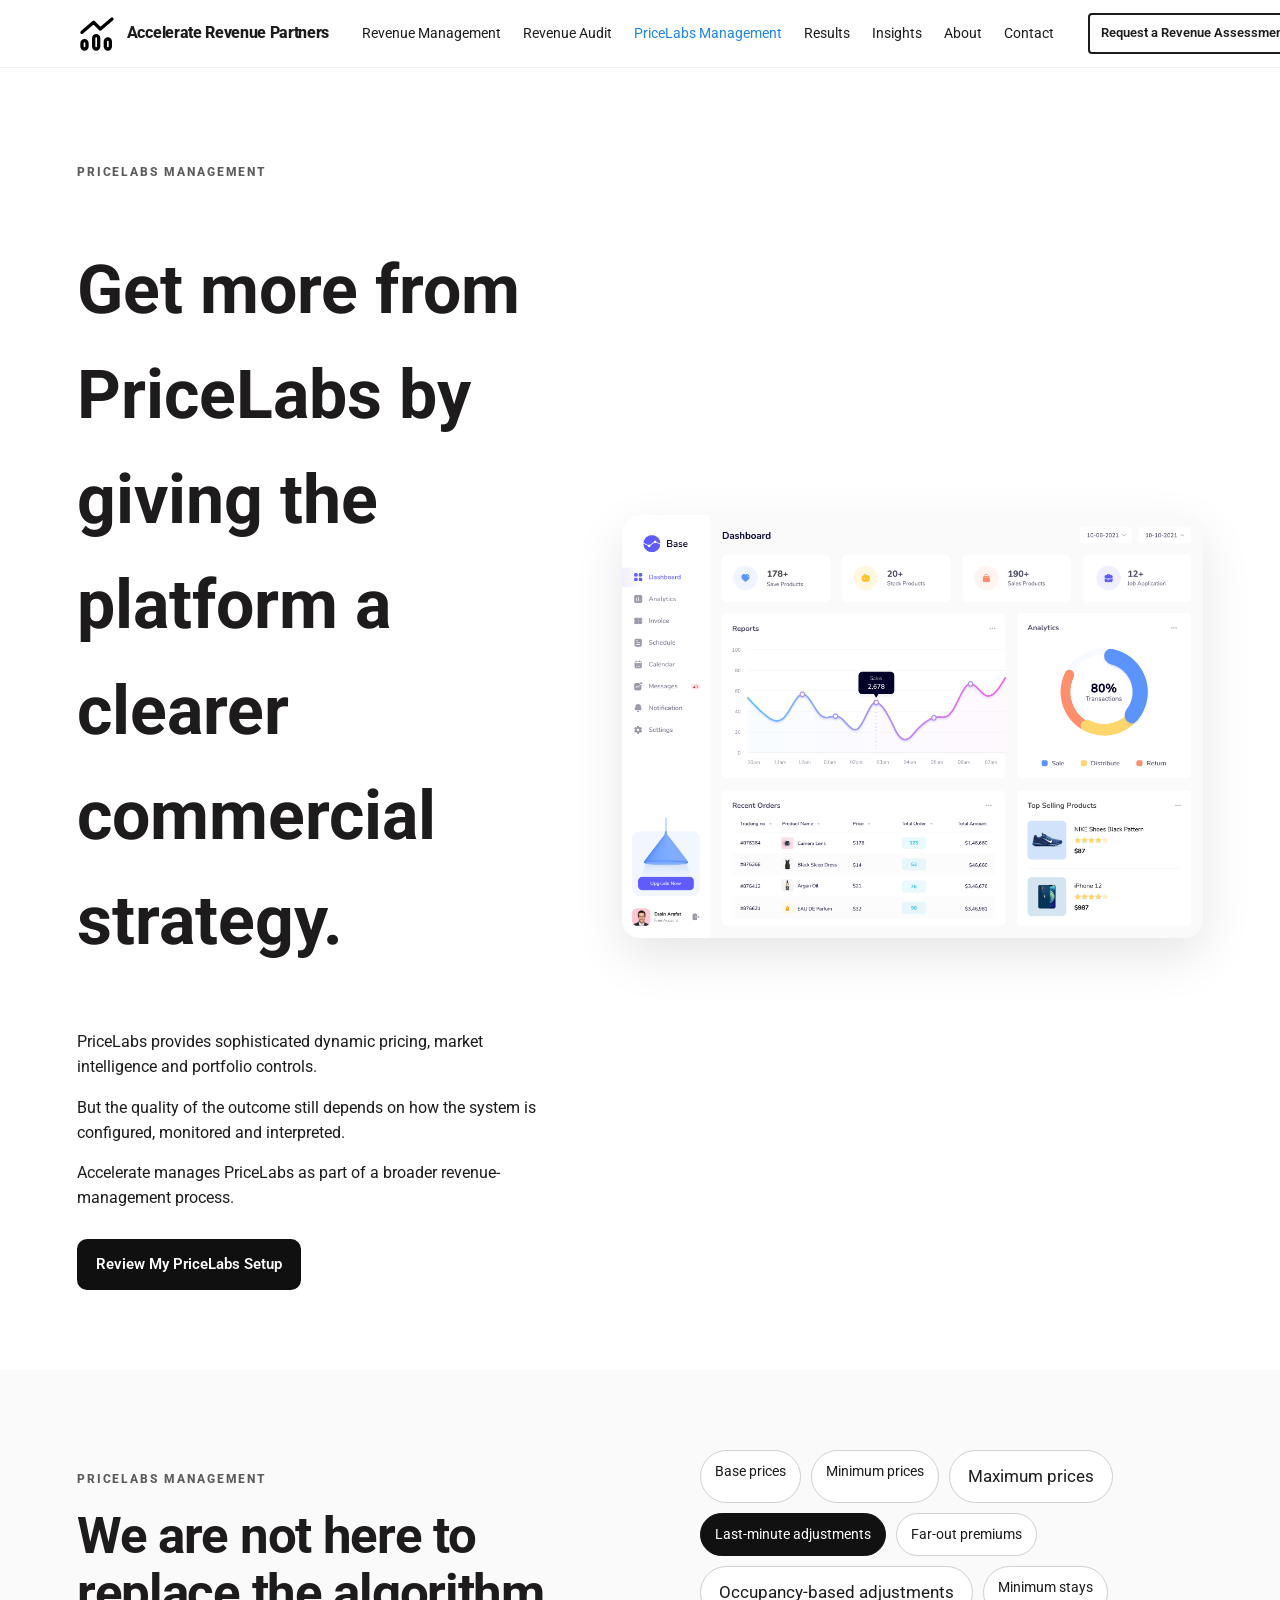
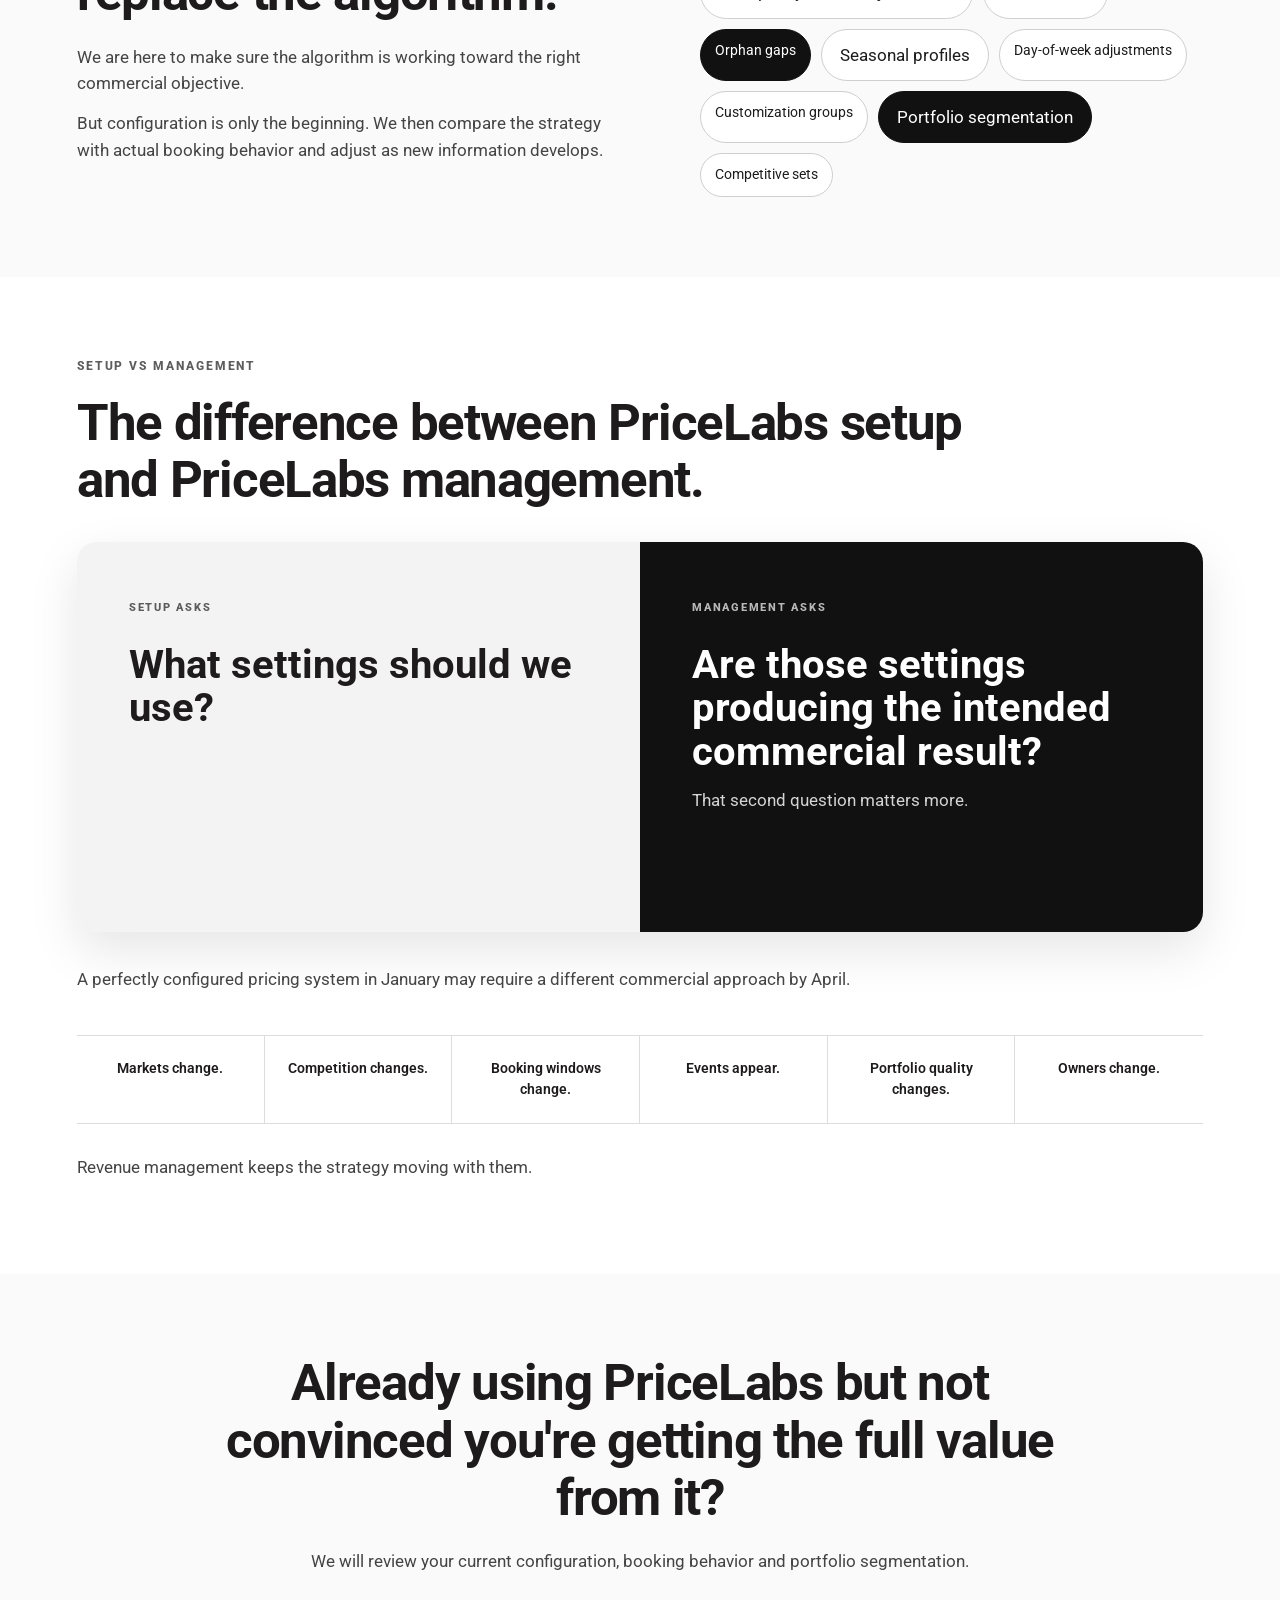
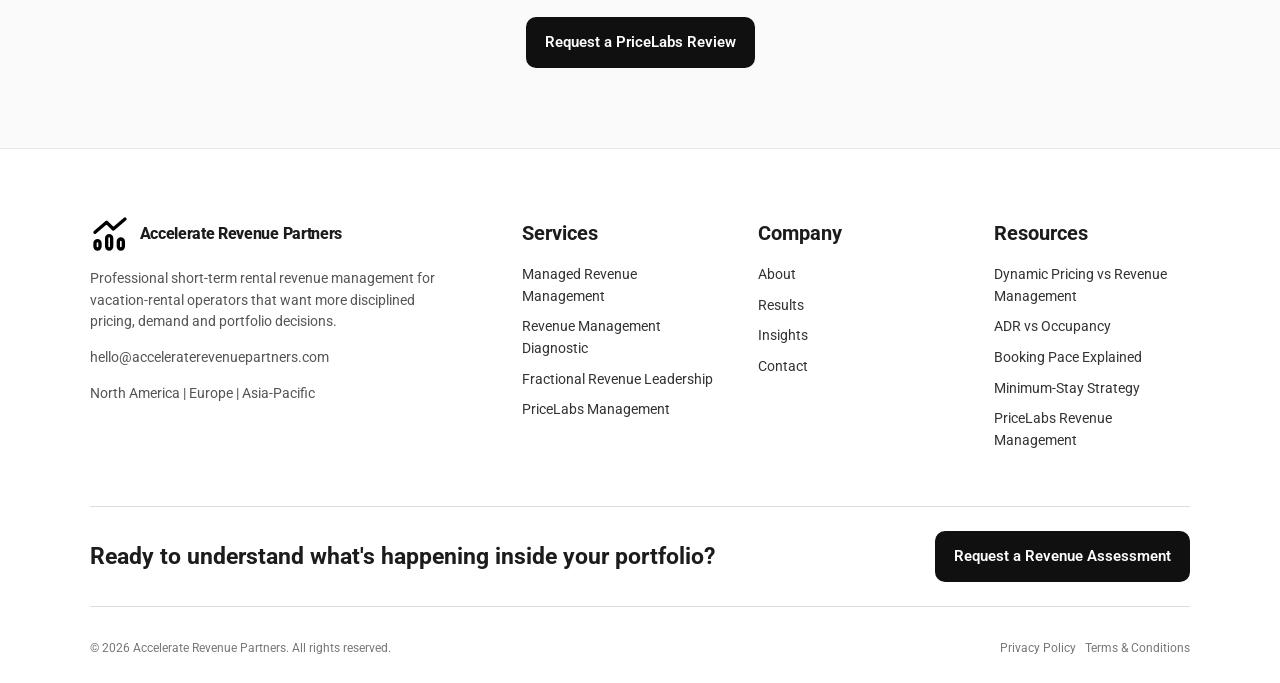
<file: pricelabs-management/index.html>
<!doctype html><html lang="en"><head><meta charset="UTF-8"><meta name="viewport" content="width=device-width,initial-scale=1.0"><title>PriceLabs Management & Consulting | Accelerate Revenue Partners</title><meta name="description" content="PriceLabs management and consulting for professional short-term rental operators."><link rel="icon" href="../assets/favicon.svg" type="image/svg+xml"><link rel="stylesheet" href="../assets/css/site.css"></head><body><header class="site-header"><a class="brand" href="../index.html"><img src="../assets/favicon.svg" alt=""><span>Accelerate Revenue Partners</span></a><button class="menu-button" aria-label="Open navigation" aria-expanded="false"><span></span><span></span><span></span></button><div class="nav-panel"><nav><a class="nav-link" href="../revenue-management-services/index.html">Revenue Management</a><a class="nav-link" href="../revenue-management-audit/index.html">Revenue Audit</a><a class="nav-link active" href="../pricelabs-management/index.html">PriceLabs Management</a><a class="nav-link" href="../case-studies/index.html">Results</a><a class="nav-link" href="../insights/index.html">Insights</a><a class="nav-link" href="../about/index.html">About</a><a class="nav-link" href="../contact/index.html">Contact</a></nav><a class="header-cta" href="../contact/index.html">Request a Revenue Assessment</a></div></header><main>
<section class="tool-hero"><div class="section-shell tool-hero-grid"><div><div class="eyebrow">PRICELABS MANAGEMENT</div><h1>Get more from PriceLabs by giving the platform a clearer commercial strategy.</h1><p>PriceLabs provides sophisticated dynamic pricing, market intelligence and portfolio controls.</p><p>But the quality of the outcome still depends on how the system is configured, monitored and interpreted.</p><p>Accelerate manages PriceLabs as part of a broader revenue-management process.</p><div class="hero-actions"><a class="button" href="../contact/index.html">Review My PriceLabs Setup</a></div></div><div class="tool-visual"><div class="visual-frame"><img src="../assets/images/dashboard.png" alt="Revenue performance dashboard"></div></div></div></section>
<section class="content-section content-section-alt"><div class="section-shell config-layout"><div><div class="section-kicker">PRICELABS MANAGEMENT</div><h2>We are not here to replace the algorithm.</h2><p>We are here to make sure the algorithm is working toward the right commercial objective.</p><p>But configuration is only the beginning. We then compare the strategy with actual booking behavior and adjust as new information develops.</p></div><div class="config-cloud" aria-label="PriceLabs settings reviewed"><span class="config-chip">Base prices</span><span class="config-chip">Minimum prices</span><span class="config-chip">Maximum prices</span><span class="config-chip">Last-minute adjustments</span><span class="config-chip">Far-out premiums</span><span class="config-chip">Occupancy-based adjustments</span><span class="config-chip">Minimum stays</span><span class="config-chip">Orphan gaps</span><span class="config-chip">Seasonal profiles</span><span class="config-chip">Day-of-week adjustments</span><span class="config-chip">Customization groups</span><span class="config-chip">Portfolio segmentation</span><span class="config-chip">Competitive sets</span></div></div></section>
<section class="content-section"><div class="section-shell"><div class="section-kicker">SETUP VS MANAGEMENT</div><h2>The difference between PriceLabs setup and PriceLabs management.</h2><div class="compare-panel"><article class="compare-side setup"><span class="compare-label">Setup asks</span><h3>What settings should we use?</h3></article><article class="compare-side management"><span class="compare-label">Management asks</span><h3>Are those settings producing the intended commercial result?</h3><p>That second question matters more.</p></article></div><p style="margin-top:34px">A perfectly configured pricing system in January may require a different commercial approach by April.</p><div class="change-ribbon"><span>Markets change.</span><span>Competition changes.</span><span>Booking windows change.</span><span>Events appear.</span><span>Portfolio quality changes.</span><span>Owners change.</span></div><p style="margin-top:30px">Revenue management keeps the strategy moving with them.</p></div></section>
<section class="content-section content-section-alt cta-section"><div class="section-shell"><h2>Already using PriceLabs but not convinced you're getting the full value from it?</h2><p>We will review your current configuration, booking behavior and portfolio segmentation.</p><div class="section-actions"><a class="button" href="../contact/index.html">Request a PriceLabs Review</a></div></div></section>
</main><footer class="site-footer"><div class="footer-grid"><div class="footer-brand"><a class="brand" href="../index.html"><img src="../assets/favicon.svg" alt=""><span>Accelerate Revenue Partners</span></a><p>Professional short-term rental revenue management for vacation-rental operators that want more disciplined pricing, demand and portfolio decisions.</p><p><a href="mailto:hello@acceleraterevenuepartners.com">hello@acceleraterevenuepartners.com</a></p><p>North America | Europe | Asia-Pacific</p></div><div><h3>Services</h3><a href="../revenue-management-services/index.html">Managed Revenue Management</a><a href="../revenue-management-audit/index.html">Revenue Management Diagnostic</a><a href="../revenue-management-services/index.html#fractional">Fractional Revenue Leadership</a><a href="../pricelabs-management/index.html">PriceLabs Management</a></div><div><h3>Company</h3><a href="../about/index.html">About</a><a href="../case-studies/index.html">Results</a><a href="../insights/index.html">Insights</a><a href="../contact/index.html">Contact</a></div><div><h3>Resources</h3><a href="../insights/index.html#dynamic-pricing">Dynamic Pricing vs Revenue Management</a><a href="../insights/index.html#adr-occupancy">ADR vs Occupancy</a><a href="../insights/index.html#booking-pace">Booking Pace Explained</a><a href="../insights/index.html#minimum-stay">Minimum-Stay Strategy</a><a href="../insights/index.html#pricelabs">PriceLabs Revenue Management</a></div></div><div class="footer-cta"><strong>Ready to understand what's happening inside your portfolio?</strong><a class="button" href="../contact/index.html">Request a Revenue Assessment</a></div><div class="footer-bottom"><span>© 2026 Accelerate Revenue Partners. All rights reserved.</span><span><a href="../privacy-policy/index.html">Privacy Policy</a> &nbsp; <a href="../terms-and-conditions/index.html">Terms &amp; Conditions</a></span></div></footer><script src="../assets/js/site.js"></script></body></html>
</file>
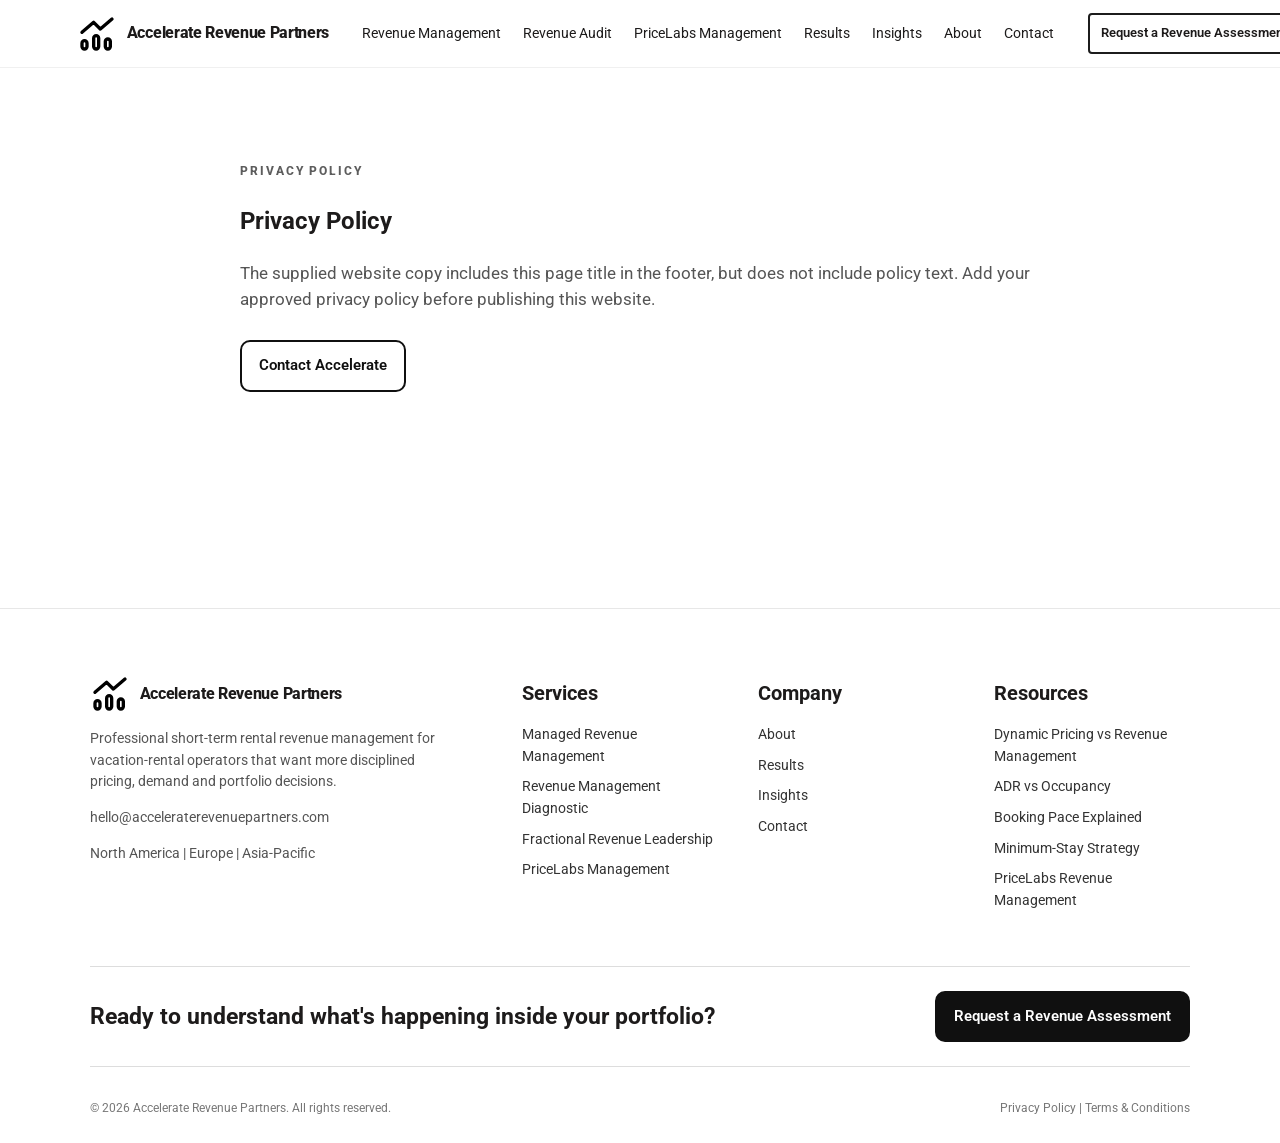
<file: privacy-policy/index.html>
<!doctype html><html lang="en"><head><meta charset="UTF-8"><meta name="viewport" content="width=device-width,initial-scale=1.0"><title>Privacy Policy | Accelerate Revenue Partners</title><meta name="description" content="Professional short-term rental revenue management for vacation-rental operators."><meta property="og:title" content="Privacy Policy | Accelerate Revenue Partners"><meta property="og:description" content="Professional short-term rental revenue management for vacation-rental operators."><meta property="og:type" content="website"><link rel="icon" href="../assets/favicon.svg" type="image/svg+xml"><link rel="stylesheet" href="../assets/css/site.css"></head><body><header class="site-header"><a class="brand" href="../index.html"><img src="../assets/favicon.svg" alt=""><span>Accelerate Revenue Partners</span></a><button class="menu-button" aria-label="Menu" aria-expanded="false"><span></span><span></span><span></span></button><div class="nav-panel"><nav><a class="nav-link " href="../revenue-management-services/index.html">Revenue Management</a><a class="nav-link " href="../revenue-management-audit/index.html">Revenue Audit</a><a class="nav-link " href="../pricelabs-management/index.html">PriceLabs Management</a><a class="nav-link " href="../case-studies/index.html">Results</a><a class="nav-link " href="../insights/index.html">Insights</a><a class="nav-link " href="../about/index.html">About</a><a class="nav-link " href="../contact/index.html">Contact</a></nav><a class="header-cta" href="../contact/index.html">Request a Revenue Assessment</a></div></header><main><section class="legal-page"><div class="section-shell"><span class="section-kicker">PRIVACY POLICY</span><h1>Privacy Policy</h1><p>The supplied website copy includes this page title in the footer, but does not include policy text. Add your approved privacy policy before publishing this website.</p><div class="section-actions"><a class="button button-secondary" href="../contact/index.html">Contact Accelerate</a></div></div></section></main><footer class="site-footer"><div class="footer-grid"><div class="footer-brand"><a class="brand" href="../index.html"><img src="../assets/favicon.svg" alt=""><span>Accelerate Revenue Partners</span></a><p>Professional short-term rental revenue management for vacation-rental operators that want more disciplined pricing, demand and portfolio decisions.</p><p><a href="mailto:hello@acceleraterevenuepartners.com">hello@acceleraterevenuepartners.com</a></p><p>North America | Europe | Asia-Pacific</p></div><div><h3>Services</h3><a href="../revenue-management-services/index.html">Managed Revenue Management</a><a href="../revenue-management-audit/index.html">Revenue Management Diagnostic</a><a href="../revenue-management-services/index.html#fractional">Fractional Revenue Leadership</a><a href="../pricelabs-management/index.html">PriceLabs Management</a></div><div><h3>Company</h3><a href="../about/index.html">About</a><a href="../case-studies/index.html">Results</a><a href="../insights/index.html">Insights</a><a href="../contact/index.html">Contact</a></div><div><h3>Resources</h3><a href="../insights/index.html#dynamic-pricing">Dynamic Pricing vs Revenue Management</a><a href="../insights/index.html">ADR vs Occupancy</a><a href="../insights/index.html">Booking Pace Explained</a><a href="../insights/index.html">Minimum-Stay Strategy</a><a href="../insights/index.html">PriceLabs Revenue Management</a></div></div><div class="footer-cta"><div><strong>Ready to understand what's happening inside your portfolio?</strong></div><a class="button" href="../contact/index.html">Request a Revenue Assessment</a></div><div class="footer-bottom"><span>© 2026 Accelerate Revenue Partners. All rights reserved.</span><span><a href="../privacy-policy/index.html">Privacy Policy</a> | <a href="../terms-and-conditions/index.html">Terms &amp; Conditions</a></span></div></footer><script src="../assets/js/site.js"></script></body></html>
</file>
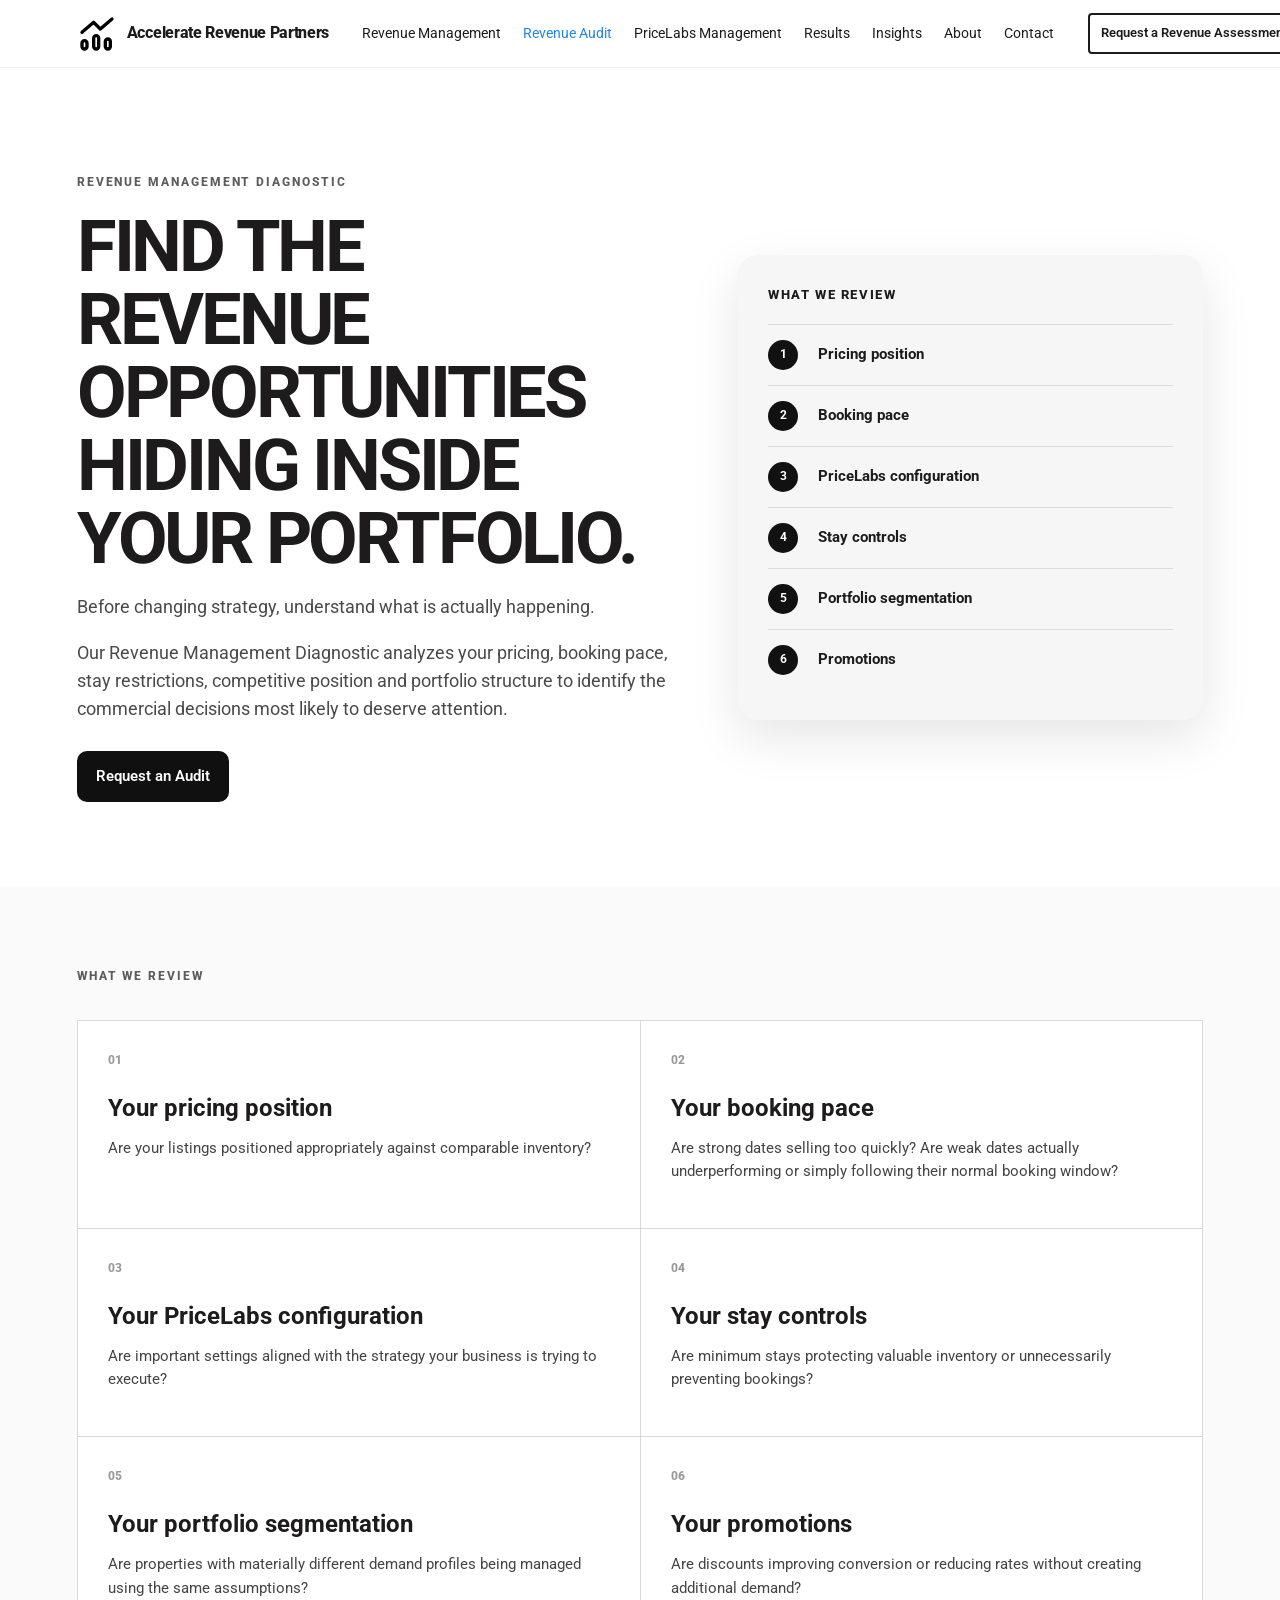
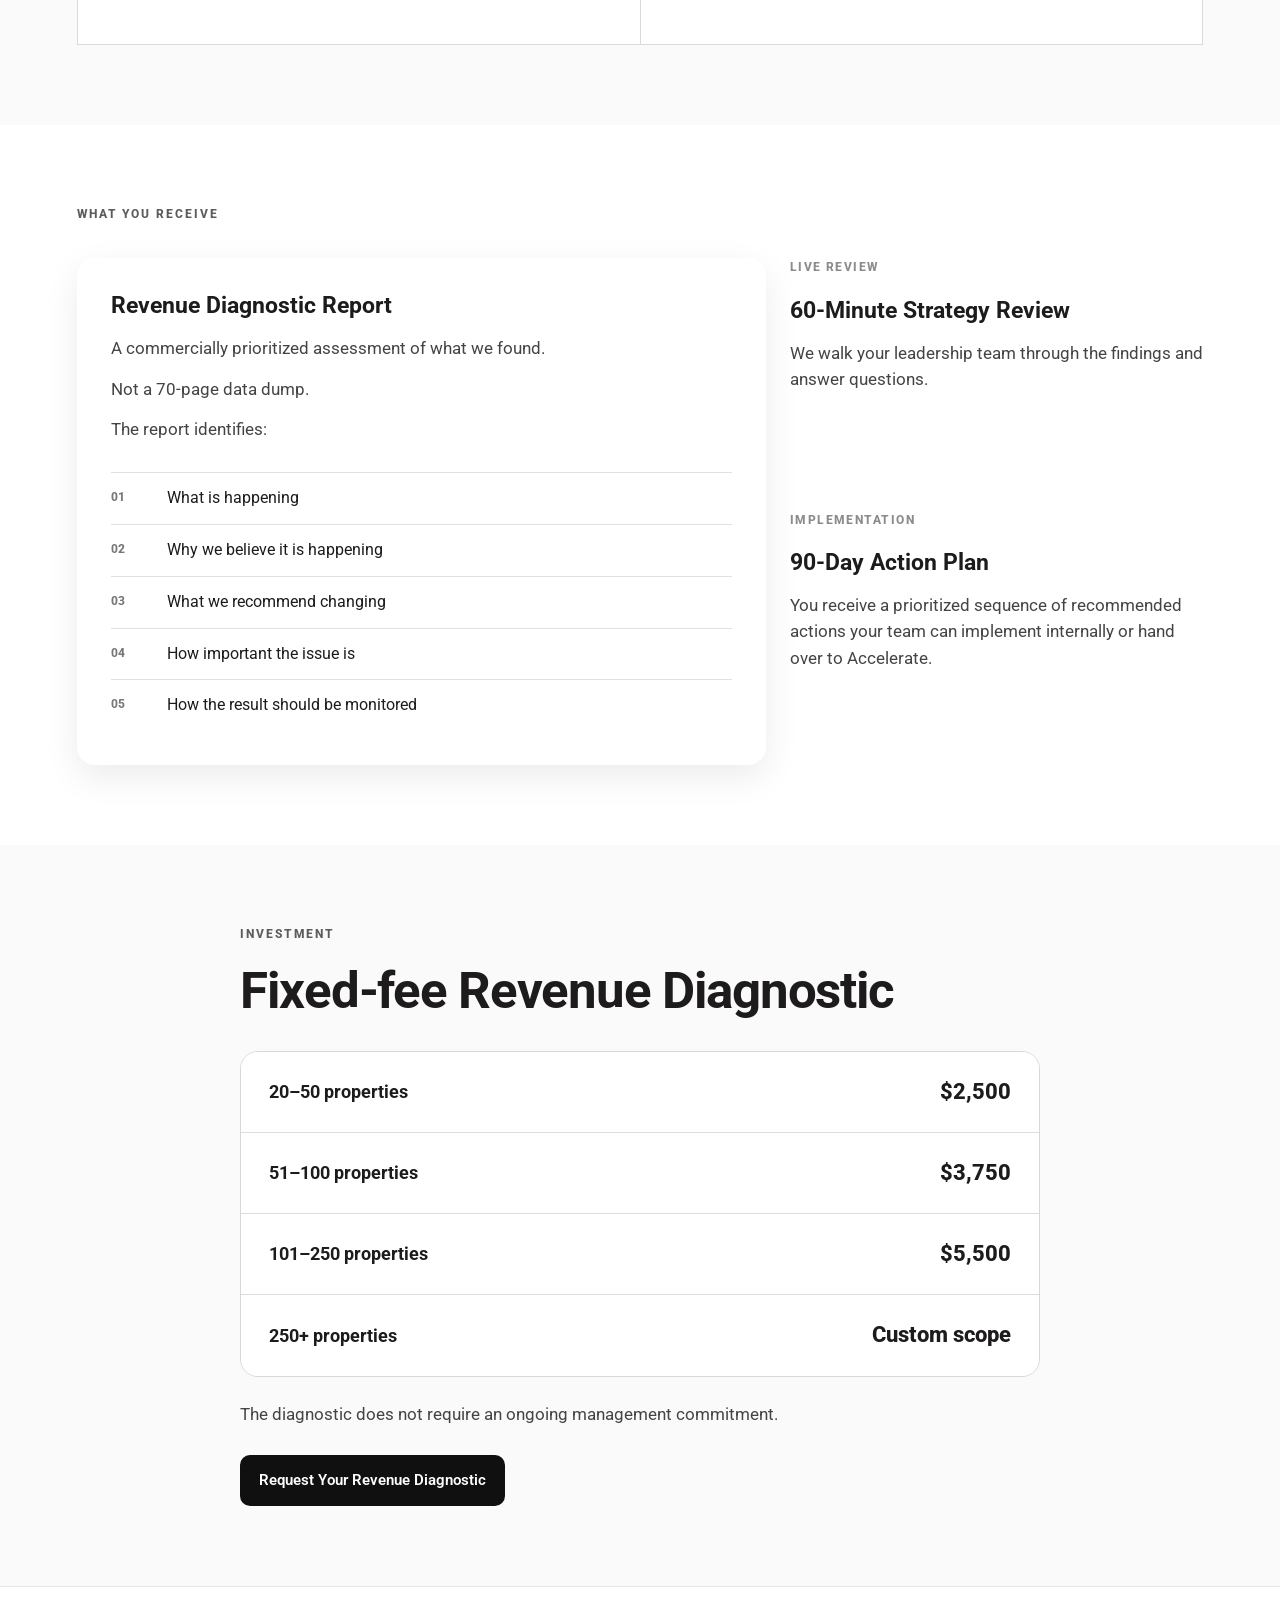
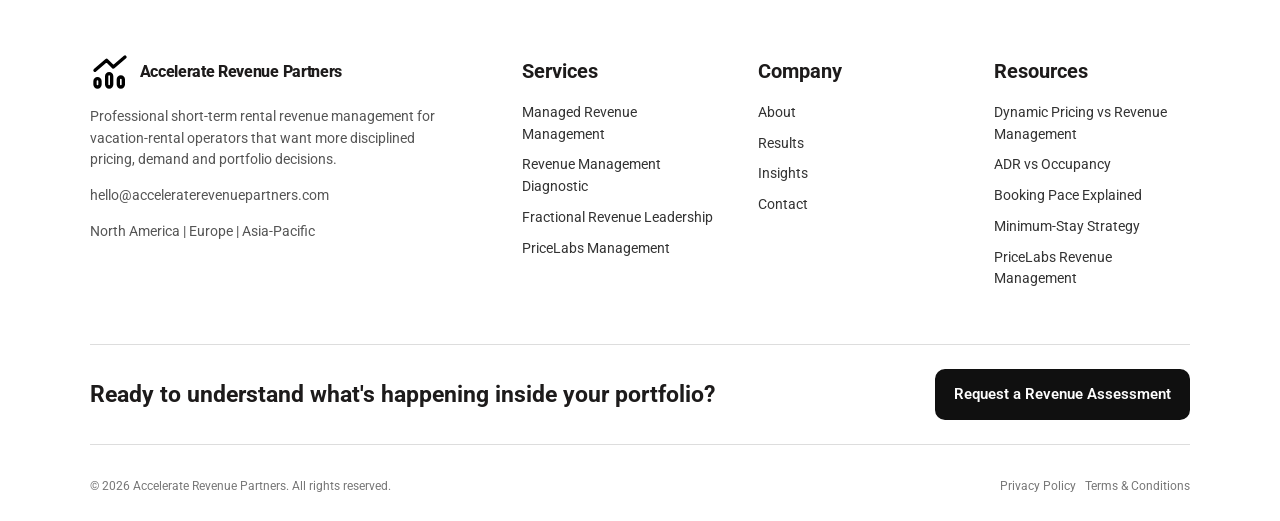
<file: revenue-management-audit/index.html>
<!doctype html><html lang="en"><head><meta charset="UTF-8"><meta name="viewport" content="width=device-width,initial-scale=1.0"><title>Vacation Rental Revenue Management Audit | Accelerate Revenue Partners</title><meta name="description" content="A revenue management diagnostic for vacation-rental portfolios covering pricing, pace, restrictions, positioning and portfolio structure."><link rel="icon" href="../assets/favicon.svg" type="image/svg+xml"><link rel="stylesheet" href="../assets/css/site.css"></head><body><header class="site-header"><a class="brand" href="../index.html"><img src="../assets/favicon.svg" alt=""><span>Accelerate Revenue Partners</span></a><button class="menu-button" aria-label="Open navigation" aria-expanded="false"><span></span><span></span><span></span></button><div class="nav-panel"><nav><a class="nav-link" href="../revenue-management-services/index.html">Revenue Management</a><a class="nav-link active" href="../revenue-management-audit/index.html">Revenue Audit</a><a class="nav-link" href="../pricelabs-management/index.html">PriceLabs Management</a><a class="nav-link" href="../case-studies/index.html">Results</a><a class="nav-link" href="../insights/index.html">Insights</a><a class="nav-link" href="../about/index.html">About</a><a class="nav-link" href="../contact/index.html">Contact</a></nav><a class="header-cta" href="../contact/index.html">Request a Revenue Assessment</a></div></header><main>
<section class="page-hero audit-hero"><div class="section-shell audit-hero-grid"><div><div class="eyebrow">REVENUE MANAGEMENT DIAGNOSTIC</div><h1>Find the revenue opportunities hiding inside your portfolio.</h1><p>Before changing strategy, understand what is actually happening.</p><p>Our Revenue Management Diagnostic analyzes your pricing, booking pace, stay restrictions, competitive position and portfolio structure to identify the commercial decisions most likely to deserve attention.</p><div class="hero-actions"><a class="button" href="../contact/index.html">Request an Audit</a></div></div><aside class="diagnostic-panel"><div class="panel-title">WHAT WE REVIEW</div><div class="diag-line"><span>1</span><strong>Pricing position</strong></div><div class="diag-line"><span>2</span><strong>Booking pace</strong></div><div class="diag-line"><span>3</span><strong>PriceLabs configuration</strong></div><div class="diag-line"><span>4</span><strong>Stay controls</strong></div><div class="diag-line"><span>5</span><strong>Portfolio segmentation</strong></div><div class="diag-line"><span>6</span><strong>Promotions</strong></div></aside></div></section>
<section class="content-section content-section-alt"><div class="section-shell"><div class="section-kicker">WHAT WE REVIEW</div><div class="audit-matrix"><article class="audit-cell"><span class="audit-index">01</span><h3>Your pricing position</h3><p>Are your listings positioned appropriately against comparable inventory?</p></article><article class="audit-cell"><span class="audit-index">02</span><h3>Your booking pace</h3><p>Are strong dates selling too quickly? Are weak dates actually underperforming or simply following their normal booking window?</p></article><article class="audit-cell"><span class="audit-index">03</span><h3>Your PriceLabs configuration</h3><p>Are important settings aligned with the strategy your business is trying to execute?</p></article><article class="audit-cell"><span class="audit-index">04</span><h3>Your stay controls</h3><p>Are minimum stays protecting valuable inventory or unnecessarily preventing bookings?</p></article><article class="audit-cell"><span class="audit-index">05</span><h3>Your portfolio segmentation</h3><p>Are properties with materially different demand profiles being managed using the same assumptions?</p></article><article class="audit-cell"><span class="audit-index">06</span><h3>Your promotions</h3><p>Are discounts improving conversion or reducing rates without creating additional demand?</p></article></div></div></section>
<section class="content-section"><div class="section-shell"><div class="section-kicker">WHAT YOU RECEIVE</div><div class="deliverable-layout"><article class="deliverable-main"><h3>Revenue Diagnostic Report</h3><p>A commercially prioritized assessment of what we found.</p><p>Not a 70-page data dump.</p><p>The report identifies:</p><ol><li>What is happening</li><li>Why we believe it is happening</li><li>What we recommend changing</li><li>How important the issue is</li><li>How the result should be monitored</li></ol></article><div class="deliverable-side"><article><span class="card-index">LIVE REVIEW</span><h3>60-Minute Strategy Review</h3><p>We walk your leadership team through the findings and answer questions.</p></article><article><span class="card-index">IMPLEMENTATION</span><h3>90-Day Action Plan</h3><p>You receive a prioritized sequence of recommended actions your team can implement internally or hand over to Accelerate.</p></article></div></div></div></section>
<section class="content-section content-section-alt"><div class="section-shell narrow"><div class="section-kicker">INVESTMENT</div><h2>Fixed-fee Revenue Diagnostic</h2><div class="price-bands"><div class="price-band"><strong>20–50 properties</strong><span>$2,500</span></div><div class="price-band"><strong>51–100 properties</strong><span>$3,750</span></div><div class="price-band"><strong>101–250 properties</strong><span>$5,500</span></div><div class="price-band"><strong>250+ properties</strong><span>Custom scope</span></div></div><p style="margin-top:24px">The diagnostic does not require an ongoing management commitment.</p><div class="section-actions"><a class="button" href="../contact/index.html">Request Your Revenue Diagnostic</a></div></div></section>
</main><footer class="site-footer"><div class="footer-grid"><div class="footer-brand"><a class="brand" href="../index.html"><img src="../assets/favicon.svg" alt=""><span>Accelerate Revenue Partners</span></a><p>Professional short-term rental revenue management for vacation-rental operators that want more disciplined pricing, demand and portfolio decisions.</p><p><a href="mailto:hello@acceleraterevenuepartners.com">hello@acceleraterevenuepartners.com</a></p><p>North America | Europe | Asia-Pacific</p></div><div><h3>Services</h3><a href="../revenue-management-services/index.html">Managed Revenue Management</a><a href="../revenue-management-audit/index.html">Revenue Management Diagnostic</a><a href="../revenue-management-services/index.html#fractional">Fractional Revenue Leadership</a><a href="../pricelabs-management/index.html">PriceLabs Management</a></div><div><h3>Company</h3><a href="../about/index.html">About</a><a href="../case-studies/index.html">Results</a><a href="../insights/index.html">Insights</a><a href="../contact/index.html">Contact</a></div><div><h3>Resources</h3><a href="../insights/index.html#dynamic-pricing">Dynamic Pricing vs Revenue Management</a><a href="../insights/index.html#adr-occupancy">ADR vs Occupancy</a><a href="../insights/index.html#booking-pace">Booking Pace Explained</a><a href="../insights/index.html#minimum-stay">Minimum-Stay Strategy</a><a href="../insights/index.html#pricelabs">PriceLabs Revenue Management</a></div></div><div class="footer-cta"><strong>Ready to understand what's happening inside your portfolio?</strong><a class="button" href="../contact/index.html">Request a Revenue Assessment</a></div><div class="footer-bottom"><span>© 2026 Accelerate Revenue Partners. All rights reserved.</span><span><a href="../privacy-policy/index.html">Privacy Policy</a> &nbsp; <a href="../terms-and-conditions/index.html">Terms &amp; Conditions</a></span></div></footer><script src="../assets/js/site.js"></script></body></html>
</file>
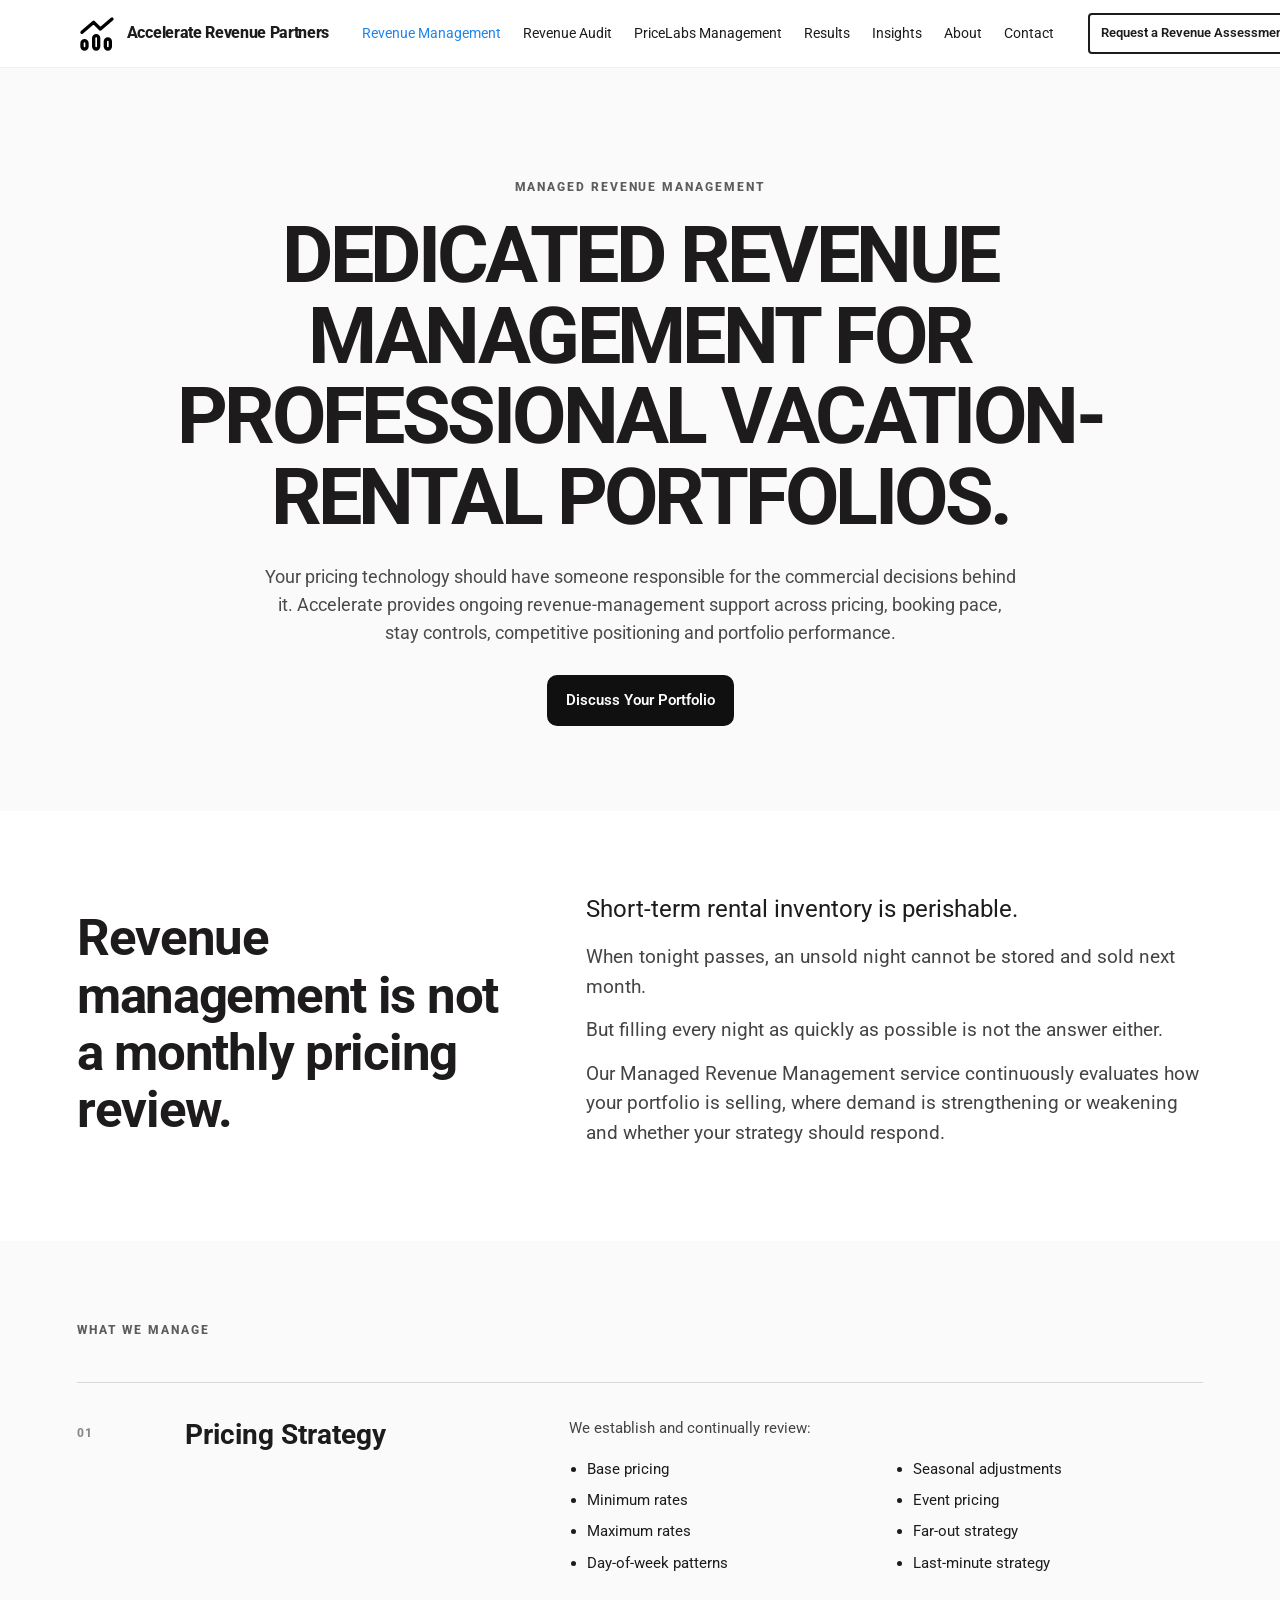
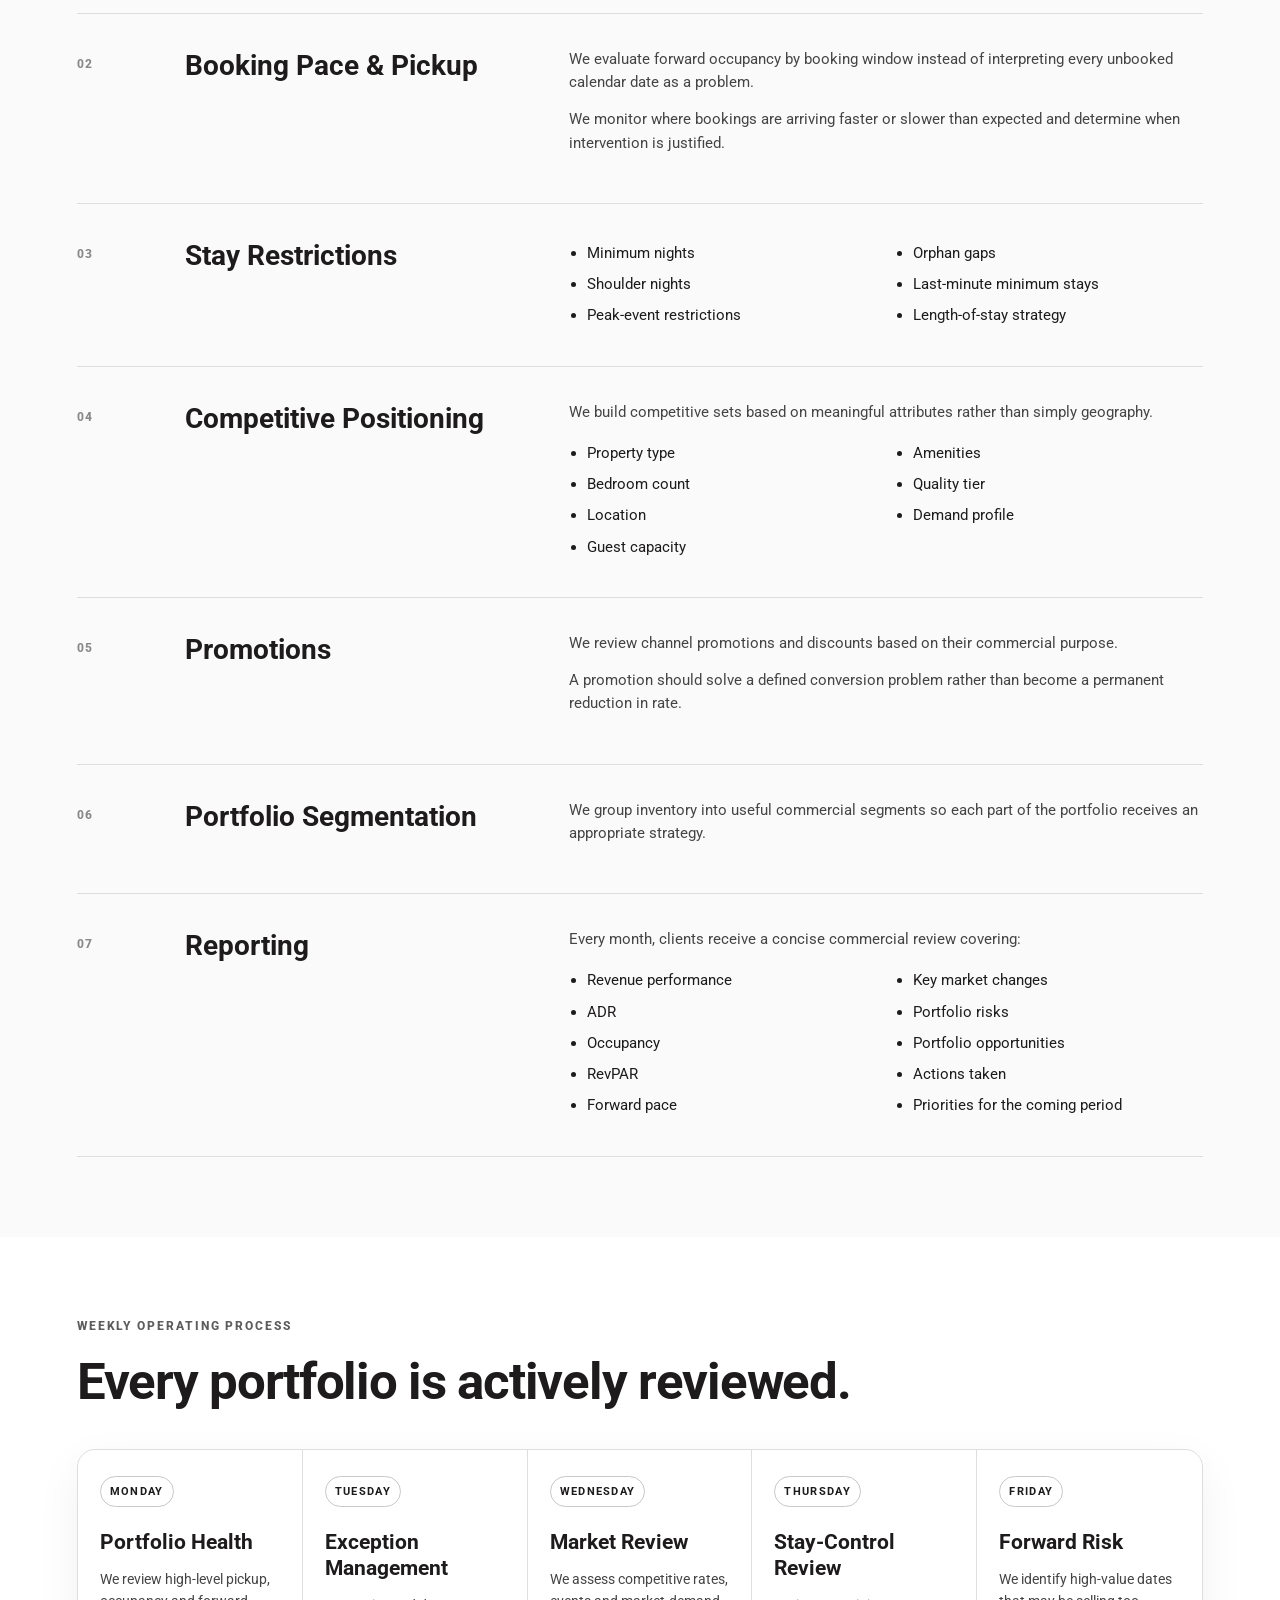
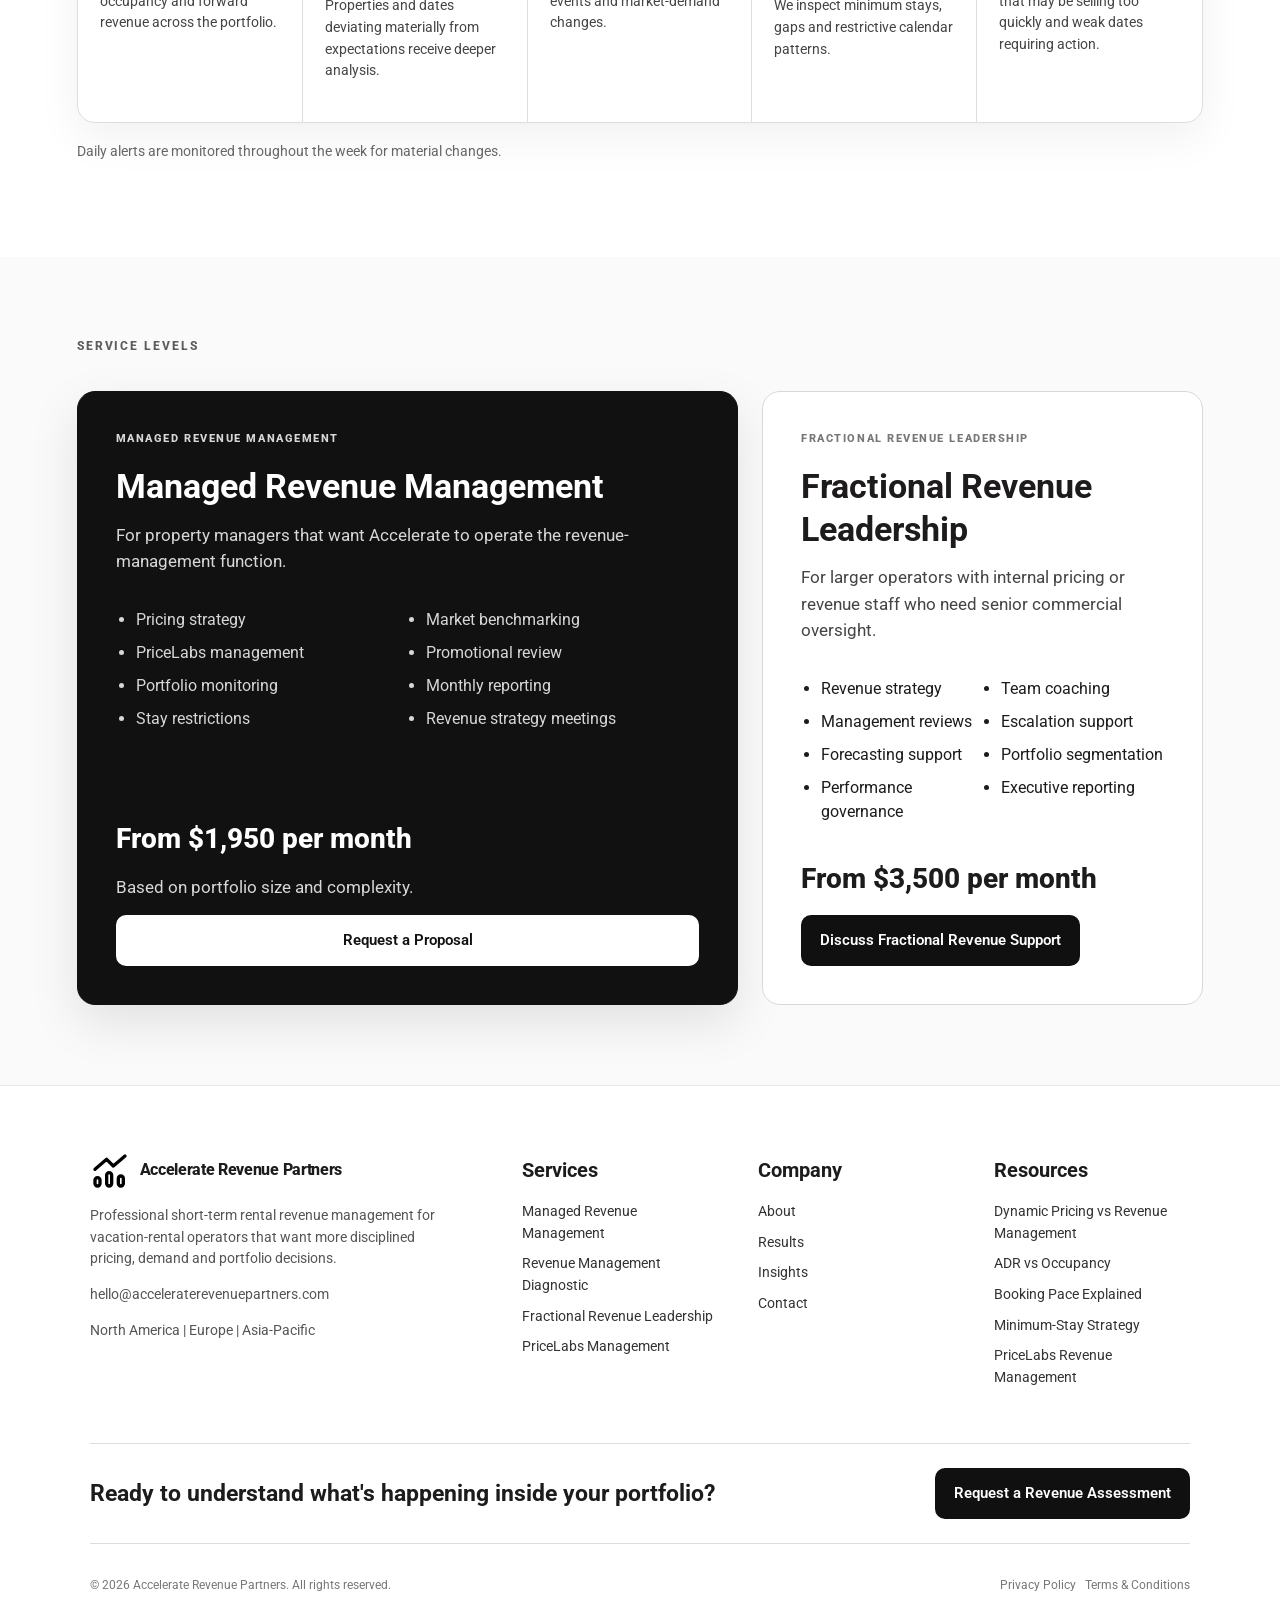
<file: revenue-management-services/index.html>
<!doctype html><html lang="en"><head><meta charset="UTF-8"><meta name="viewport" content="width=device-width,initial-scale=1.0"><title>Short-Term Rental Revenue Management Services | Accelerate Revenue Partners</title><meta name="description" content="Dedicated short-term rental revenue management across pricing, booking pace, stay controls and portfolio performance."><link rel="icon" href="../assets/favicon.svg" type="image/svg+xml"><link rel="stylesheet" href="../assets/css/site.css"></head><body><header class="site-header"><a class="brand" href="../index.html"><img src="../assets/favicon.svg" alt=""><span>Accelerate Revenue Partners</span></a><button class="menu-button" aria-label="Open navigation" aria-expanded="false"><span></span><span></span><span></span></button><div class="nav-panel"><nav><a class="nav-link active" href="../revenue-management-services/index.html">Revenue Management</a><a class="nav-link" href="../revenue-management-audit/index.html">Revenue Audit</a><a class="nav-link" href="../pricelabs-management/index.html">PriceLabs Management</a><a class="nav-link" href="../case-studies/index.html">Results</a><a class="nav-link" href="../insights/index.html">Insights</a><a class="nav-link" href="../about/index.html">About</a><a class="nav-link" href="../contact/index.html">Contact</a></nav><a class="header-cta" href="../contact/index.html">Request a Revenue Assessment</a></div></header><main>
<section class="page-hero hero-centered"><div class="section-shell"><div class="eyebrow">MANAGED REVENUE MANAGEMENT</div><h1>Dedicated revenue management for professional vacation-rental portfolios.</h1><p>Your pricing technology should have someone responsible for the commercial decisions behind it. Accelerate provides ongoing revenue-management support across pricing, booking pace, stay controls, competitive positioning and portfolio performance.</p><div class="hero-actions"><a class="button" href="../contact/index.html">Discuss Your Portfolio</a></div></div></section>
<section class="content-section"><div class="section-shell split-intro"><h2>Revenue management is not a monthly pricing review.</h2><div class="prose"><p>Short-term rental inventory is perishable.</p><p>When tonight passes, an unsold night cannot be stored and sold next month.</p><p>But filling every night as quickly as possible is not the answer either.</p><p>Our Managed Revenue Management service continuously evaluates how your portfolio is selling, where demand is strengthening or weakening and whether your strategy should respond.</p></div></div></section>
<section class="content-section content-section-alt"><div class="section-shell"><div class="section-kicker">WHAT WE MANAGE</div><div class="service-stack">
<div class="service-row"><div class="service-no">01</div><h3>Pricing Strategy</h3><div><p>We establish and continually review:</p><ul><li>Base pricing</li><li>Minimum rates</li><li>Maximum rates</li><li>Day-of-week patterns</li><li>Seasonal adjustments</li><li>Event pricing</li><li>Far-out strategy</li><li>Last-minute strategy</li></ul></div></div>
<div class="service-row"><div class="service-no">02</div><h3>Booking Pace &amp; Pickup</h3><div><p>We evaluate forward occupancy by booking window instead of interpreting every unbooked calendar date as a problem.</p><p>We monitor where bookings are arriving faster or slower than expected and determine when intervention is justified.</p></div></div>
<div class="service-row"><div class="service-no">03</div><h3>Stay Restrictions</h3><div><ul><li>Minimum nights</li><li>Shoulder nights</li><li>Peak-event restrictions</li><li>Orphan gaps</li><li>Last-minute minimum stays</li><li>Length-of-stay strategy</li></ul></div></div>
<div class="service-row"><div class="service-no">04</div><h3>Competitive Positioning</h3><div><p>We build competitive sets based on meaningful attributes rather than simply geography.</p><ul><li>Property type</li><li>Bedroom count</li><li>Location</li><li>Guest capacity</li><li>Amenities</li><li>Quality tier</li><li>Demand profile</li></ul></div></div>
<div class="service-row"><div class="service-no">05</div><h3>Promotions</h3><div><p>We review channel promotions and discounts based on their commercial purpose.</p><p>A promotion should solve a defined conversion problem rather than become a permanent reduction in rate.</p></div></div>
<div class="service-row"><div class="service-no">06</div><h3>Portfolio Segmentation</h3><div><p>We group inventory into useful commercial segments so each part of the portfolio receives an appropriate strategy.</p></div></div>
<div class="service-row"><div class="service-no">07</div><h3>Reporting</h3><div><p>Every month, clients receive a concise commercial review covering:</p><ul><li>Revenue performance</li><li>ADR</li><li>Occupancy</li><li>RevPAR</li><li>Forward pace</li><li>Key market changes</li><li>Portfolio risks</li><li>Portfolio opportunities</li><li>Actions taken</li><li>Priorities for the coming period</li></ul></div></div>
</div></div></section>
<section class="content-section"><div class="section-shell"><div class="section-kicker">WEEKLY OPERATING PROCESS</div><h2>Every portfolio is actively reviewed.</h2><div class="week-strip"><div class="week-day"><strong>Monday</strong><h3>Portfolio Health</h3><p>We review high-level pickup, occupancy and forward revenue across the portfolio.</p></div><div class="week-day"><strong>Tuesday</strong><h3>Exception Management</h3><p>Properties and dates deviating materially from expectations receive deeper analysis.</p></div><div class="week-day"><strong>Wednesday</strong><h3>Market Review</h3><p>We assess competitive rates, events and market-demand changes.</p></div><div class="week-day"><strong>Thursday</strong><h3>Stay-Control Review</h3><p>We inspect minimum stays, gaps and restrictive calendar patterns.</p></div><div class="week-day"><strong>Friday</strong><h3>Forward Risk</h3><p>We identify high-value dates that may be selling too quickly and weak dates requiring action.</p></div></div><p class="week-note">Daily alerts are monitored throughout the week for material changes.</p></div></section>
<section class="content-section content-section-alt" id="fractional"><div class="section-shell"><div class="section-kicker">SERVICE LEVELS</div><div class="service-levels"><article class="plan-panel primary-plan"><span class="plan-label">MANAGED REVENUE MANAGEMENT</span><h3>Managed Revenue Management</h3><p>For property managers that want Accelerate to operate the revenue-management function.</p><ul><li>Pricing strategy</li><li>PriceLabs management</li><li>Portfolio monitoring</li><li>Stay restrictions</li><li>Market benchmarking</li><li>Promotional review</li><li>Monthly reporting</li><li>Revenue strategy meetings</li></ul><p class="plan-price">From $1,950 per month</p><p>Based on portfolio size and complexity.</p><a class="button" href="../contact/index.html">Request a Proposal</a></article><article class="plan-panel"><span class="plan-label">FRACTIONAL REVENUE LEADERSHIP</span><h3>Fractional Revenue Leadership</h3><p>For larger operators with internal pricing or revenue staff who need senior commercial oversight.</p><ul><li>Revenue strategy</li><li>Management reviews</li><li>Forecasting support</li><li>Performance governance</li><li>Team coaching</li><li>Escalation support</li><li>Portfolio segmentation</li><li>Executive reporting</li></ul><p class="plan-price">From $3,500 per month</p><a class="button" href="../contact/index.html">Discuss Fractional Revenue Support</a></article></div></div></section>
</main><footer class="site-footer"><div class="footer-grid"><div class="footer-brand"><a class="brand" href="../index.html"><img src="../assets/favicon.svg" alt=""><span>Accelerate Revenue Partners</span></a><p>Professional short-term rental revenue management for vacation-rental operators that want more disciplined pricing, demand and portfolio decisions.</p><p><a href="mailto:hello@acceleraterevenuepartners.com">hello@acceleraterevenuepartners.com</a></p><p>North America | Europe | Asia-Pacific</p></div><div><h3>Services</h3><a href="../revenue-management-services/index.html">Managed Revenue Management</a><a href="../revenue-management-audit/index.html">Revenue Management Diagnostic</a><a href="../revenue-management-services/index.html#fractional">Fractional Revenue Leadership</a><a href="../pricelabs-management/index.html">PriceLabs Management</a></div><div><h3>Company</h3><a href="../about/index.html">About</a><a href="../case-studies/index.html">Results</a><a href="../insights/index.html">Insights</a><a href="../contact/index.html">Contact</a></div><div><h3>Resources</h3><a href="../insights/index.html#dynamic-pricing">Dynamic Pricing vs Revenue Management</a><a href="../insights/index.html#adr-occupancy">ADR vs Occupancy</a><a href="../insights/index.html#booking-pace">Booking Pace Explained</a><a href="../insights/index.html#minimum-stay">Minimum-Stay Strategy</a><a href="../insights/index.html#pricelabs">PriceLabs Revenue Management</a></div></div><div class="footer-cta"><strong>Ready to understand what's happening inside your portfolio?</strong><a class="button" href="../contact/index.html">Request a Revenue Assessment</a></div><div class="footer-bottom"><span>© 2026 Accelerate Revenue Partners. All rights reserved.</span><span><a href="../privacy-policy/index.html">Privacy Policy</a> &nbsp; <a href="../terms-and-conditions/index.html">Terms &amp; Conditions</a></span></div></footer><script src="../assets/js/site.js"></script></body></html>
</file>
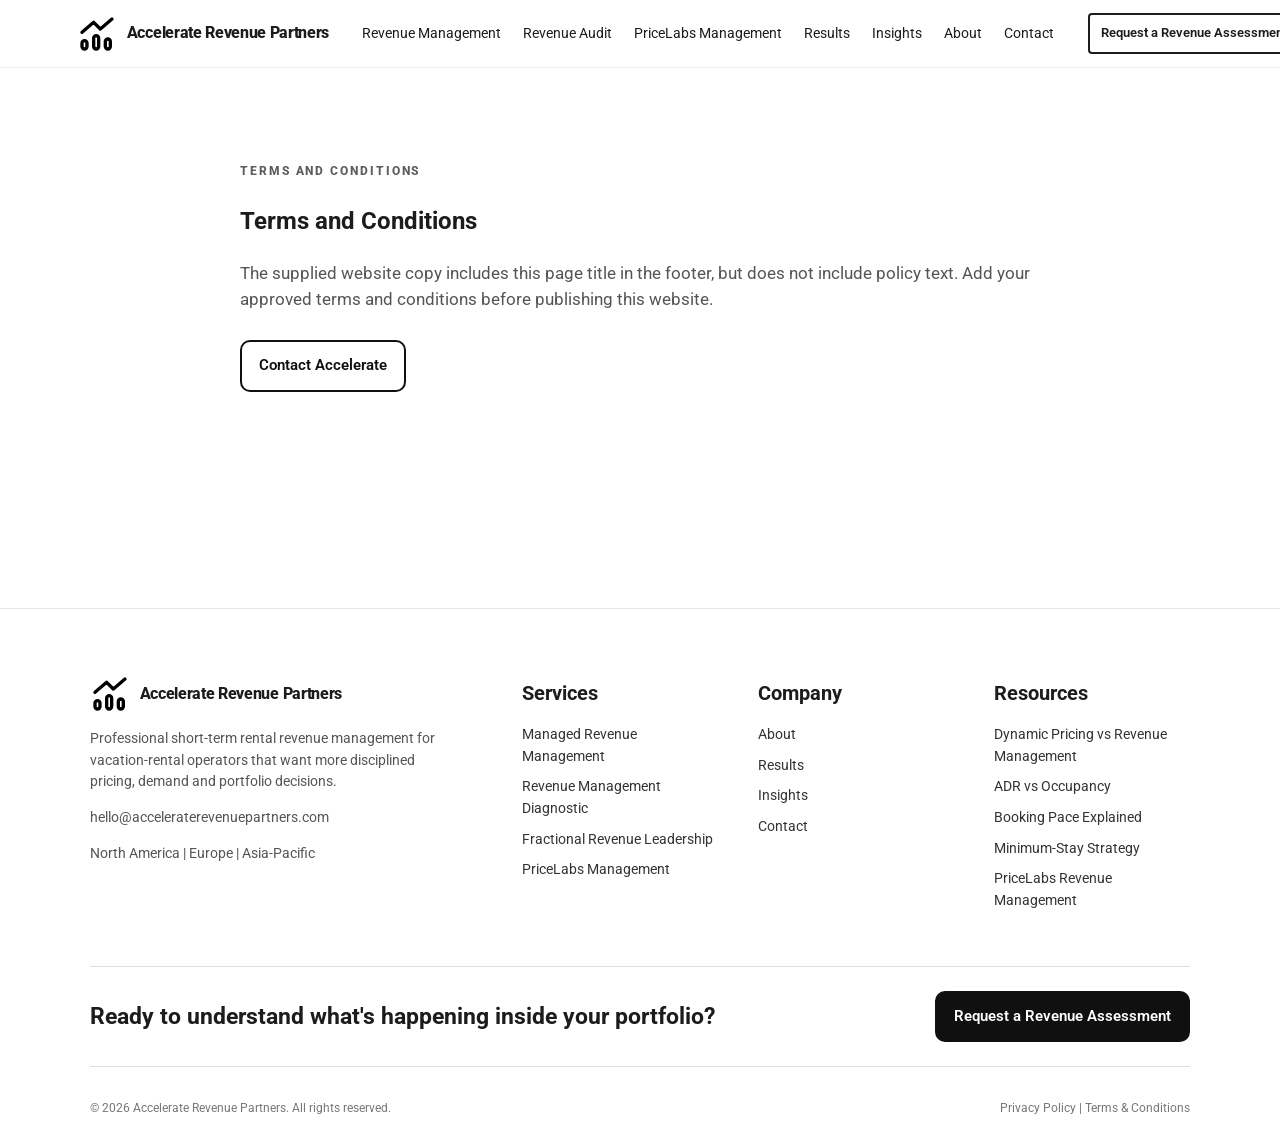
<file: terms-and-conditions/index.html>
<!doctype html><html lang="en"><head><meta charset="UTF-8"><meta name="viewport" content="width=device-width,initial-scale=1.0"><title>Terms and Conditions | Accelerate Revenue Partners</title><meta name="description" content="Professional short-term rental revenue management for vacation-rental operators."><meta property="og:title" content="Terms and Conditions | Accelerate Revenue Partners"><meta property="og:description" content="Professional short-term rental revenue management for vacation-rental operators."><meta property="og:type" content="website"><link rel="icon" href="../assets/favicon.svg" type="image/svg+xml"><link rel="stylesheet" href="../assets/css/site.css"></head><body><header class="site-header"><a class="brand" href="../index.html"><img src="../assets/favicon.svg" alt=""><span>Accelerate Revenue Partners</span></a><button class="menu-button" aria-label="Menu" aria-expanded="false"><span></span><span></span><span></span></button><div class="nav-panel"><nav><a class="nav-link " href="../revenue-management-services/index.html">Revenue Management</a><a class="nav-link " href="../revenue-management-audit/index.html">Revenue Audit</a><a class="nav-link " href="../pricelabs-management/index.html">PriceLabs Management</a><a class="nav-link " href="../case-studies/index.html">Results</a><a class="nav-link " href="../insights/index.html">Insights</a><a class="nav-link " href="../about/index.html">About</a><a class="nav-link " href="../contact/index.html">Contact</a></nav><a class="header-cta" href="../contact/index.html">Request a Revenue Assessment</a></div></header><main><section class="legal-page"><div class="section-shell"><span class="section-kicker">TERMS AND CONDITIONS</span><h1>Terms and Conditions</h1><p>The supplied website copy includes this page title in the footer, but does not include policy text. Add your approved terms and conditions before publishing this website.</p><div class="section-actions"><a class="button button-secondary" href="../contact/index.html">Contact Accelerate</a></div></div></section></main><footer class="site-footer"><div class="footer-grid"><div class="footer-brand"><a class="brand" href="../index.html"><img src="../assets/favicon.svg" alt=""><span>Accelerate Revenue Partners</span></a><p>Professional short-term rental revenue management for vacation-rental operators that want more disciplined pricing, demand and portfolio decisions.</p><p><a href="mailto:hello@acceleraterevenuepartners.com">hello@acceleraterevenuepartners.com</a></p><p>North America | Europe | Asia-Pacific</p></div><div><h3>Services</h3><a href="../revenue-management-services/index.html">Managed Revenue Management</a><a href="../revenue-management-audit/index.html">Revenue Management Diagnostic</a><a href="../revenue-management-services/index.html#fractional">Fractional Revenue Leadership</a><a href="../pricelabs-management/index.html">PriceLabs Management</a></div><div><h3>Company</h3><a href="../about/index.html">About</a><a href="../case-studies/index.html">Results</a><a href="../insights/index.html">Insights</a><a href="../contact/index.html">Contact</a></div><div><h3>Resources</h3><a href="../insights/index.html#dynamic-pricing">Dynamic Pricing vs Revenue Management</a><a href="../insights/index.html">ADR vs Occupancy</a><a href="../insights/index.html">Booking Pace Explained</a><a href="../insights/index.html">Minimum-Stay Strategy</a><a href="../insights/index.html">PriceLabs Revenue Management</a></div></div><div class="footer-cta"><div><strong>Ready to understand what's happening inside your portfolio?</strong></div><a class="button" href="../contact/index.html">Request a Revenue Assessment</a></div><div class="footer-bottom"><span>© 2026 Accelerate Revenue Partners. All rights reserved.</span><span><a href="../privacy-policy/index.html">Privacy Policy</a> | <a href="../terms-and-conditions/index.html">Terms &amp; Conditions</a></span></div></footer><script src="../assets/js/site.js"></script></body></html>
</file>
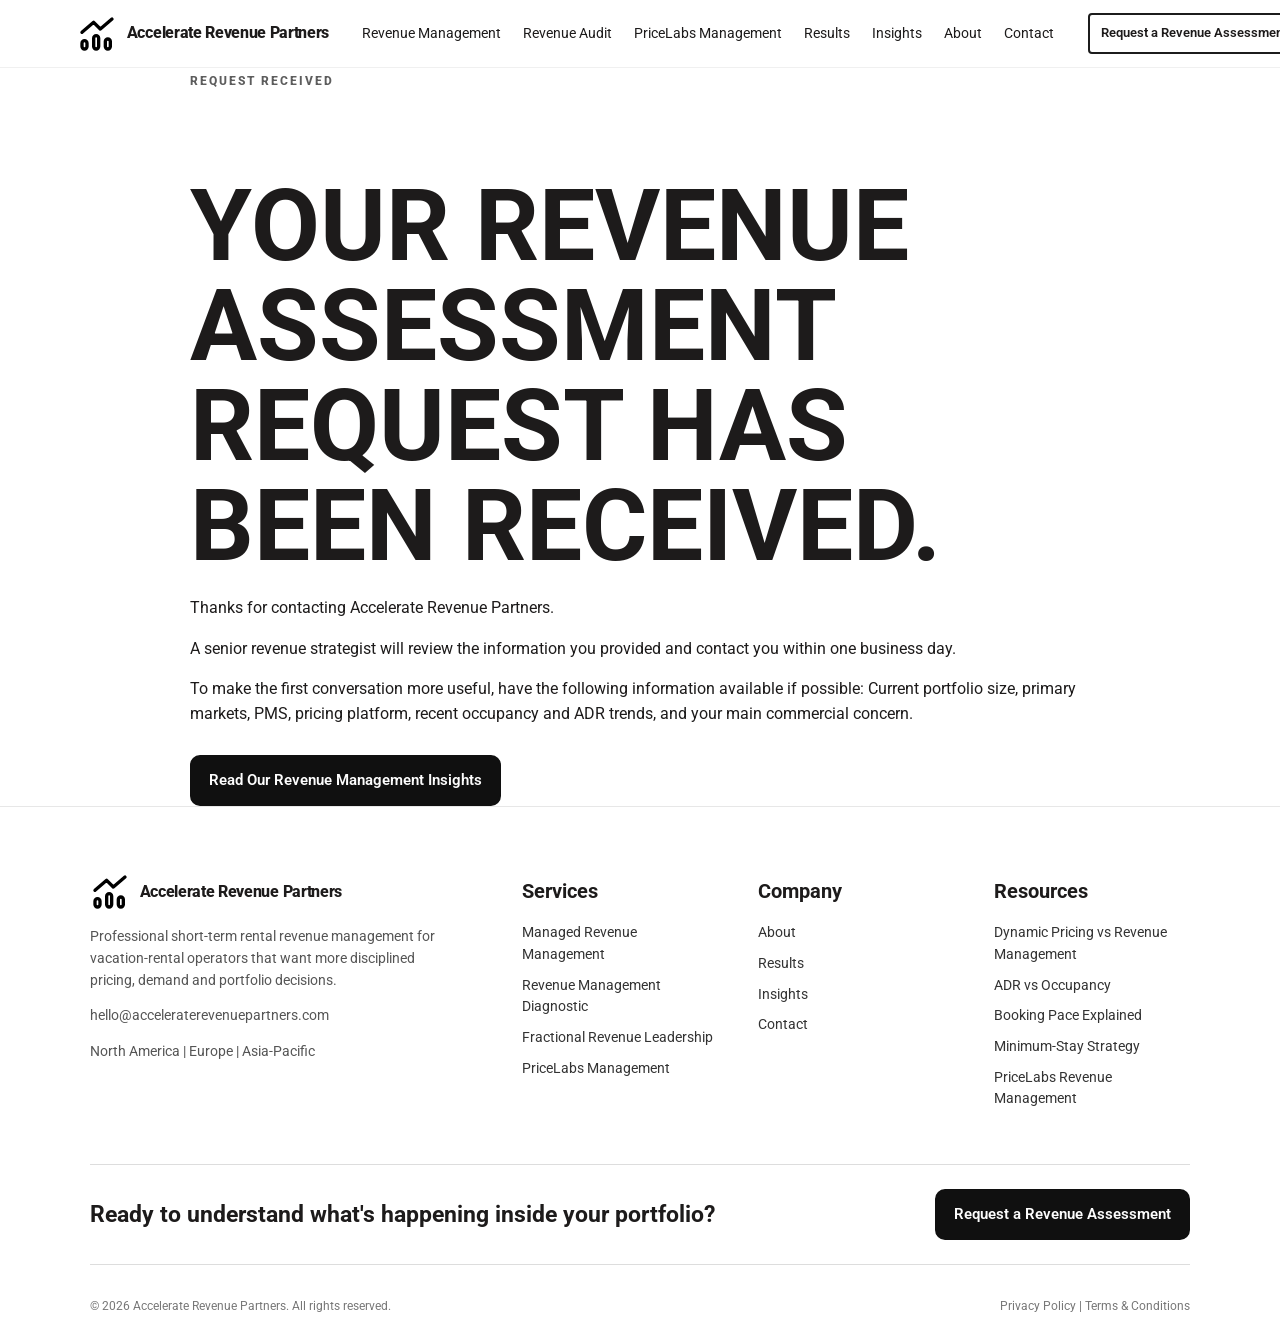
<file: thank-you/index.html>
<!doctype html><html lang="en"><head><meta charset="UTF-8"><meta name="viewport" content="width=device-width,initial-scale=1.0"><title>Thank you | Accelerate Revenue Partners</title><meta name="description" content="Professional short-term rental revenue management for vacation-rental operators."><meta property="og:title" content="Thank you | Accelerate Revenue Partners"><meta property="og:description" content="Professional short-term rental revenue management for vacation-rental operators."><meta property="og:type" content="website"><link rel="icon" href="../assets/favicon.svg" type="image/svg+xml"><link rel="stylesheet" href="../assets/css/site.css"></head><body><header class="site-header"><a class="brand" href="../index.html"><img src="../assets/favicon.svg" alt=""><span>Accelerate Revenue Partners</span></a><button class="menu-button" aria-label="Menu" aria-expanded="false"><span></span><span></span><span></span></button><div class="nav-panel"><nav><a class="nav-link " href="../revenue-management-services/index.html">Revenue Management</a><a class="nav-link " href="../revenue-management-audit/index.html">Revenue Audit</a><a class="nav-link " href="../pricelabs-management/index.html">PriceLabs Management</a><a class="nav-link " href="../case-studies/index.html">Results</a><a class="nav-link " href="../insights/index.html">Insights</a><a class="nav-link " href="../about/index.html">About</a><a class="nav-link " href="../contact/index.html">Contact</a></nav><a class="header-cta" href="../contact/index.html">Request a Revenue Assessment</a></div></header><main><section class="not-found"><div class="section-shell"><span class="section-kicker">REQUEST RECEIVED</span><h1>Your revenue assessment request has been received.</h1><p>Thanks for contacting Accelerate Revenue Partners.</p><p>A senior revenue strategist will review the information you provided and contact you within one business day.</p><p>To make the first conversation more useful, have the following information available if possible: Current portfolio size, primary markets, PMS, pricing platform, recent occupancy and ADR trends, and your main commercial concern.</p><div class="section-actions"><a class="button " href="../insights/index.html">Read Our Revenue Management Insights</a></div></div></section></main><footer class="site-footer"><div class="footer-grid"><div class="footer-brand"><a class="brand" href="../index.html"><img src="../assets/favicon.svg" alt=""><span>Accelerate Revenue Partners</span></a><p>Professional short-term rental revenue management for vacation-rental operators that want more disciplined pricing, demand and portfolio decisions.</p><p><a href="mailto:hello@acceleraterevenuepartners.com">hello@acceleraterevenuepartners.com</a></p><p>North America | Europe | Asia-Pacific</p></div><div><h3>Services</h3><a href="../revenue-management-services/index.html">Managed Revenue Management</a><a href="../revenue-management-audit/index.html">Revenue Management Diagnostic</a><a href="../revenue-management-services/index.html#fractional">Fractional Revenue Leadership</a><a href="../pricelabs-management/index.html">PriceLabs Management</a></div><div><h3>Company</h3><a href="../about/index.html">About</a><a href="../case-studies/index.html">Results</a><a href="../insights/index.html">Insights</a><a href="../contact/index.html">Contact</a></div><div><h3>Resources</h3><a href="../insights/index.html#dynamic-pricing">Dynamic Pricing vs Revenue Management</a><a href="../insights/index.html">ADR vs Occupancy</a><a href="../insights/index.html">Booking Pace Explained</a><a href="../insights/index.html">Minimum-Stay Strategy</a><a href="../insights/index.html">PriceLabs Revenue Management</a></div></div><div class="footer-cta"><div><strong>Ready to understand what's happening inside your portfolio?</strong></div><a class="button" href="../contact/index.html">Request a Revenue Assessment</a></div><div class="footer-bottom"><span>© 2026 Accelerate Revenue Partners. All rights reserved.</span><span><a href="../privacy-policy/index.html">Privacy Policy</a> | <a href="../terms-and-conditions/index.html">Terms &amp; Conditions</a></span></div></footer><script src="../assets/js/site.js"></script></body></html>
</file>
<file: assets/css/site.css>
@import url('https://fonts.googleapis.com/css2?family=Roboto:wght@300;400;500;600;700;800;900&display=swap');
:root{--ink:#1d1b1b;--muted:#626262;--line:#dedede;--soft:#f6f6f7;--white:#fff;--shadow:0 18px 50px rgba(0,0,0,.10);--blue:#1e85ec}
*{box-sizing:border-box}html{scroll-behavior:smooth}body{margin:0;color:var(--ink);background:#fff;font-family:Roboto,Arial,sans-serif;line-height:1.55}a{color:inherit;text-decoration:none}img{max-width:100%;display:block}.site-header{height:68px;display:flex;align-items:center;gap:24px;padding:0 6%;background:#fff;position:sticky;top:0;z-index:50;border-bottom:1px solid rgba(0,0,0,.06)}.brand{display:flex;align-items:center;gap:10px;min-width:max-content;font-weight:800;letter-spacing:-.02em}.brand img{width:40px;height:40px}.nav-panel{display:flex;align-items:center;justify-content:space-between;gap:25px;width:100%}.nav-panel nav{display:flex;align-items:center;justify-content:center;gap:4px;margin-left:auto}.nav-link{padding:8px 9px;border-radius:10px;font-size:14px;white-space:nowrap;transition:.25s}.nav-link:hover,.nav-link.active{color:var(--blue)}.header-cta{border:2px solid #1c1c1c;border-radius:4px;padding:8px 11px;font-size:13px;font-weight:600;white-space:nowrap;transition:.25s}.header-cta:hover{background:#111;color:#fff}.menu-button{display:none;border:0;background:transparent;width:42px;height:42px;padding:9px;margin-left:auto}.menu-button span{display:block;height:2px;background:#111;margin:5px 0}
.hero{min-height:calc(100vh - 68px);display:flex;align-items:center;overflow:hidden}.hero-inner{width:100%;max-width:1500px;margin:auto;padding:5% 6%;display:flex;gap:6%;align-items:center}.hero-copy{min-width:430px;max-width:760px;flex:1}.eyebrow,.section-kicker{font-size:12px;letter-spacing:.16em;font-weight:800;color:#5d5d5d;margin-bottom:18px}.hero h1{font-size:clamp(40px,5.2vw,76px);line-height:1.05;text-transform:uppercase;letter-spacing:-.035em;margin:0 0 28px;font-weight:800}.hero-text{font-size:18px;max-width:680px;color:#444}.hero-text p{margin:0 0 12px}.hero-actions,.section-actions{display:flex;flex-wrap:wrap;gap:12px;margin-top:28px}.button{display:inline-flex;align-items:center;justify-content:center;border-radius:10px;padding:12px 17px;background:#101010;color:#fdfdfd;font-weight:600;border:2px solid #101010;cursor:pointer;transition:.25s;font-family:inherit;font-size:15px}.button:hover{transform:translateY(-1px)}.button-secondary{background:#fff;color:#101010}.microcopy{font-size:13px;color:#747474;margin-top:18px;max-width:700px}.hero-visual{flex:1;display:flex;justify-content:center}.visual-frame{width:min(650px,45vw);min-width:360px;max-height:600px;overflow:hidden;border-radius:18px;box-shadow:var(--shadow);background:#f8f8f8}.visual-frame img{width:100%;height:100%;object-fit:cover;object-position:left top}.trust-bar{padding:26px 6% 48px}.trust-grid{max-width:1250px;margin:auto;display:grid;grid-template-columns:repeat(4,1fr);gap:20px}.trust-item{padding:22px 18px;border-top:2px solid #111}.trust-item strong{display:block;font-size:30px;line-height:1.1}.trust-item span{display:block;color:#676767;font-size:14px;margin-top:8px}.content-section{padding:80px 6%;overflow:hidden}.content-section-alt{background:#fafafa}.section-shell{max-width:1160px;margin:auto}.section-shell.narrow{max-width:800px}.content-section h1,.content-section h2{font-size:clamp(32px,4vw,52px);line-height:1.12;letter-spacing:-.025em;margin:0 0 22px;max-width:900px}.content-section h3{font-size:23px;line-height:1.25;margin:0 0 14px}.content-section p{max-width:880px;color:#444;font-size:17px;margin:0 0 14px}.clean-list,.number-list{padding-left:22px;margin:18px 0 24px;max-width:850px}.clean-list li,.number-list li{padding:5px 0;color:#353535}.cards-grid{display:grid;grid-template-columns:repeat(3,1fr);gap:22px;margin-top:36px}.info-card{min-height:240px;padding:26px;border-radius:16px;background:#fff;box-shadow:0 12px 35px rgba(0,0,0,.08);position:relative;overflow:hidden}.content-section-alt .info-card{background:#fff}.card-index{font-size:12px;font-weight:800;color:#8c8c8c;letter-spacing:.12em;display:block;margin-bottom:20px}.info-card p{font-size:15px}.info-card h2{font-size:26px}.metric-line{font-size:31px!important;font-weight:800!important;color:#111!important;letter-spacing:-.03em;margin-top:18px!important}.detail-line{font-size:15px!important}.testimonial-section{padding-top:60px;padding-bottom:60px}.testimonial-card{border-radius:16px;box-shadow:var(--shadow);padding:34px;background:#fff}.testimonial-card blockquote{font-size:24px;line-height:1.45;margin:0 0 20px;font-style:italic;color:#5d5d5d}.cta-section{text-align:center}.cta-section .section-shell{display:flex;flex-direction:column;align-items:center}.cta-section h2,.cta-section p{margin-left:auto;margin-right:auto}.article-section{padding-top:50px;padding-bottom:50px}.article-card{max-width:920px;border-radius:16px;padding:34px;box-shadow:var(--shadow);background:#fff}.article-card .cards-grid{grid-template-columns:1fr}.article-card .info-card{box-shadow:none;padding:0;min-height:0}.article-card .card-index{display:none}
.form-section{background:#fafafa}.contact-layout{display:grid;grid-template-columns:minmax(0,1.5fr) minmax(280px,.7fr);gap:35px;align-items:start}.contact-form,.contact-aside{background:#fff;box-shadow:var(--shadow);padding:30px;border-radius:16px}.contact-form label{display:flex;flex-direction:column;gap:7px;font-size:14px;font-weight:600;margin-bottom:17px}.field-row{display:grid;grid-template-columns:1fr 1fr;gap:16px}.contact-form input,.contact-form select,.contact-form textarea{font:inherit;border:2px solid #bfbfbf;border-radius:10px;padding:12px;background:#fff;outline:none;width:100%}.contact-form input:focus,.contact-form select:focus,.contact-form textarea:focus{border-color:#111}.form-note{font-size:12px!important;color:#777!important;margin-top:15px!important}.contact-aside h2{font-size:30px}.contact-aside .step{padding:20px 0;border-top:1px solid #e5e5e5}.contact-aside .step strong{font-size:16px}.contact-aside .step p{font-size:14px;margin-top:8px}
.site-footer{padding:65px 7% 25px;background:#fff;border-top:1px solid #e7e7e7}.footer-grid{display:grid;grid-template-columns:2fr repeat(3,1fr);gap:40px;max-width:1250px;margin:auto}.footer-brand p{font-size:14px;color:#555;max-width:360px}.site-footer h3{font-size:20px;margin:4px 0 15px}.site-footer> .footer-grid>div:not(.footer-brand)>a{display:block;font-size:14px;margin:9px 0;color:#333}.site-footer a:hover{color:var(--blue)}.footer-cta{max-width:1250px;margin:45px auto 20px;padding:24px 0;display:flex;align-items:center;justify-content:space-between;gap:25px;border-top:1px solid #ddd;border-bottom:1px solid #ddd}.footer-cta strong{font-size:23px}.footer-bottom{max-width:1250px;margin:auto;display:flex;justify-content:space-between;gap:20px;color:#777;font-size:12px;padding-top:12px}
.legal-page{min-height:60vh;padding:90px 6%}.legal-page .section-shell{max-width:800px}.legal-page p{font-size:17px;color:#555}.not-found{min-height:70vh;display:flex;align-items:center}.not-found .section-shell{max-width:900px}.not-found h1{font-size:clamp(50px,8vw,100px);line-height:1;text-transform:uppercase;margin-bottom:20px}
@media(max-width:1250px){.site-header{padding:0 4%}.menu-button{display:block}.nav-panel{position:fixed;right:0;top:68px;width:min(420px,80vw);height:calc(100vh - 68px);background:#fff;box-shadow:-4px 10px 30px rgba(0,0,0,.15);padding:32px;flex-direction:column;align-items:flex-end;transform:translateX(105%);transition:.3s}.site-header.open .nav-panel{transform:translateX(0)}.nav-panel nav{flex-direction:column;align-items:flex-end;margin:0}.nav-link{font-size:17px;padding:8px}.hero-inner{flex-direction:column;align-items:flex-start;gap:45px;padding-top:70px;padding-bottom:70px}.hero-copy{min-width:0;max-width:850px}.hero-visual{width:100%}.visual-frame{width:min(750px,100%);min-width:0}.cards-grid{grid-template-columns:repeat(2,1fr)}.trust-grid{grid-template-columns:repeat(2,1fr)}.footer-grid{grid-template-columns:2fr 1fr 1fr}.footer-grid>div:last-child{grid-column:2/4}.contact-layout{grid-template-columns:1fr}}
@media(max-width:680px){.site-header{height:62px}.brand span{font-size:13px}.brand img{width:34px;height:34px}.nav-panel{top:62px;height:calc(100vh - 62px)}.hero{min-height:auto}.hero-inner{padding:60px 20px}.hero h1{font-size:39px}.hero-text{font-size:16px}.content-section{padding:60px 20px}.cards-grid{grid-template-columns:1fr}.trust-grid{grid-template-columns:1fr}.trust-bar{padding:20px}.field-row{grid-template-columns:1fr}.contact-form,.contact-aside{padding:22px}.footer-grid{grid-template-columns:1fr}.footer-grid>div:last-child{grid-column:auto}.footer-cta,.footer-bottom{flex-direction:column;align-items:flex-start}.site-footer{padding:50px 20px 24px}.footer-cta strong{font-size:20px}}


/* Distinct inner-page compositions, all using the original template's monochrome SaaS language */
.page-hero{padding:110px 6% 85px;overflow:hidden}.page-hero .section-shell{max-width:1220px}.page-hero h1{font-size:clamp(44px,6.2vw,86px);line-height:1.02;letter-spacing:-.045em;text-transform:uppercase;margin:0}.page-hero p{font-size:18px;color:#4a4a4a;max-width:720px}.hero-centered{text-align:center;background:#fafafa}.hero-centered .section-shell{display:flex;flex-direction:column;align-items:center}.hero-centered h1{max-width:1050px}.hero-centered p{max-width:760px;margin:25px auto 0}.hero-centered .hero-actions{justify-content:center}

.split-intro{display:grid;grid-template-columns:.82fr 1.18fr;gap:80px;align-items:start}.split-intro h2{position:sticky;top:110px}.split-intro .prose p{font-size:19px;max-width:720px}.split-intro .prose p:first-child{font-size:24px;color:#1d1b1b}

.service-stack{margin-top:42px;border-top:1px solid #d9d9d9}.service-row{display:grid;grid-template-columns:80px minmax(220px,.72fr) 1.28fr;gap:28px;padding:34px 0;border-bottom:1px solid #dedede;align-items:start}.service-row .service-no{font-size:12px;font-weight:800;letter-spacing:.14em;color:#888;padding-top:7px}.service-row h3{font-size:28px;margin:0}.service-row p,.service-row li{font-size:15px}.service-row ul{columns:2;column-gap:36px;margin:0;padding-left:18px}.service-row li{break-inside:avoid;padding:4px 0}

.week-strip{display:grid;grid-template-columns:repeat(5,1fr);margin-top:38px;border:1px solid #dedede;border-radius:18px;overflow:hidden;background:#fff;box-shadow:0 15px 45px rgba(0,0,0,.06)}.week-day{padding:26px 22px;min-height:225px;border-right:1px solid #dedede}.week-day:last-child{border-right:0}.week-day strong{display:inline-flex;font-size:11px;letter-spacing:.12em;text-transform:uppercase;border:1px solid #c8c8c8;border-radius:999px;padding:6px 9px;margin-bottom:22px}.week-day h3{font-size:21px}.week-day p{font-size:14px}.week-note{font-size:14px!important;color:#666!important;margin-top:18px!important}

.service-levels{display:grid;grid-template-columns:1.2fr .8fr;gap:24px;margin-top:36px}.plan-panel{border-radius:18px;padding:38px;border:1px solid #d8d8d8;background:#fff;min-height:480px;display:flex;flex-direction:column}.plan-panel.primary-plan{background:#111;color:#fff;border-color:#111;box-shadow:var(--shadow)}.plan-panel.primary-plan p,.plan-panel.primary-plan li,.plan-panel.primary-plan .plan-label{color:#d7d7d7}.plan-label{text-transform:uppercase;letter-spacing:.14em;font-size:11px;font-weight:800;color:#777}.plan-panel h3{font-size:34px;margin-top:18px}.plan-panel ul{padding-left:20px;columns:2;margin-bottom:28px}.plan-panel li{padding:4px 0}.plan-price{font-size:28px!important;font-weight:800!important;color:inherit!important;margin-top:auto!important}.primary-plan .button{background:#fff;color:#111;border-color:#fff}.plan-panel:not(.primary-plan) .button{align-self:flex-start}

.audit-hero{padding-top:105px;background:#fff}.audit-hero-grid{display:grid;grid-template-columns:1.12fr .88fr;gap:70px;align-items:center}.audit-hero h1{font-size:clamp(44px,5.6vw,78px)}.diagnostic-panel{border-radius:20px;background:#f6f6f7;padding:30px;box-shadow:var(--shadow)}.diagnostic-panel .panel-title{font-size:13px;font-weight:800;letter-spacing:.12em;text-transform:uppercase;margin-bottom:18px}.diag-line{display:grid;grid-template-columns:36px 1fr;gap:14px;align-items:center;padding:15px 0;border-top:1px solid #dcdcdc}.diag-line:first-of-type{border-top:0}.diag-line span{display:grid;place-items:center;width:30px;height:30px;border-radius:50%;background:#111;color:#fff;font-size:12px;font-weight:700}.diag-line strong{font-size:15px}

.audit-matrix{display:grid;grid-template-columns:1fr 1fr;border-top:1px solid #d9d9d9;border-left:1px solid #d9d9d9;margin-top:34px}.audit-cell{padding:30px;border-right:1px solid #d9d9d9;border-bottom:1px solid #d9d9d9;min-height:190px;background:#fff}.audit-cell .audit-index{display:block;font-size:12px;color:#999;font-weight:800;margin-bottom:24px}.audit-cell h3{font-size:24px}.audit-cell p{font-size:15px}

.deliverable-layout{display:grid;grid-template-columns:1.25fr .75fr;gap:24px;margin-top:35px}.deliverable-main,.deliverable-side>div{border-radius:18px;background:#fff;box-shadow:0 12px 35px rgba(0,0,0,.08);padding:34px}.deliverable-main{min-height:470px}.deliverable-side{display:grid;gap:24px}.deliverable-side>div{min-height:220px}.deliverable-main ol{counter-reset:item;list-style:none;padding:0;margin:30px 0 0}.deliverable-main li{display:grid;grid-template-columns:42px 1fr;gap:14px;padding:13px 0;border-top:1px solid #e1e1e1}.deliverable-main li:before{counter-increment:item;content:counter(item, decimal-leading-zero);font-size:12px;font-weight:800;color:#777;padding-top:2px}

.price-bands{border:1px solid #d8d8d8;border-radius:18px;overflow:hidden;margin-top:32px}.price-band{display:grid;grid-template-columns:1fr auto;gap:30px;align-items:center;padding:23px 28px;border-top:1px solid #dedede;background:#fff}.price-band:first-child{border-top:0}.price-band strong{font-size:18px}.price-band span{font-size:22px;font-weight:800}

.tool-hero{padding:95px 6% 80px}.tool-hero-grid{display:grid;grid-template-columns:.9fr 1.1fr;gap:70px;align-items:center}.tool-hero h1{font-size:clamp(42px,5.3vw,76px)}.tool-visual{position:relative}.tool-visual .visual-frame{width:100%;min-width:0}.tool-tag{position:absolute;background:#fff;border:1px solid #ddd;box-shadow:0 10px 28px rgba(0,0,0,.1);border-radius:12px;padding:13px 15px;font-size:13px;font-weight:700}.tool-tag.a{left:-24px;top:18%}.tool-tag.b{right:-18px;bottom:16%}

.config-layout{display:grid;grid-template-columns:1fr .9fr;gap:65px;align-items:center}.config-cloud{display:flex;flex-wrap:wrap;gap:10px;align-content:center}.config-chip{border:1px solid #cfcfcf;border-radius:999px;padding:10px 14px;background:#fff;font-size:14px}.config-chip:nth-child(3n){font-size:17px;padding:12px 18px}.config-chip:nth-child(4n){background:#111;color:#fff;border-color:#111}

.compare-panel{display:grid;grid-template-columns:1fr 1fr;border-radius:20px;overflow:hidden;box-shadow:var(--shadow);margin-top:34px}.compare-side{padding:52px;min-height:390px}.compare-side.setup{background:#f3f3f4}.compare-side.management{background:#111;color:#fff}.compare-label{font-size:11px;text-transform:uppercase;letter-spacing:.16em;font-weight:800;opacity:.7}.compare-side h3{font-size:40px;line-height:1.08;margin-top:24px}.compare-side p{font-size:17px;color:inherit;opacity:.82}.change-ribbon{display:grid;grid-template-columns:repeat(6,1fr);margin-top:42px;border-top:1px solid #ddd;border-bottom:1px solid #ddd}.change-ribbon span{padding:22px 14px;text-align:center;border-right:1px solid #ddd;font-size:14px;font-weight:600}.change-ribbon span:last-child{border-right:0}

.editorial-hero{padding:120px 6% 85px;background:#fafafa}.editorial-hero .section-shell{max-width:1050px}.editorial-hero h1{font-size:clamp(52px,7vw,96px);text-transform:uppercase;line-height:.98;letter-spacing:-.05em;margin:0}.editorial-hero .lead{display:grid;grid-template-columns:.9fr 1.1fr;gap:70px;margin-top:42px;padding-top:28px;border-top:1px solid #d8d8d8}.editorial-hero .lead p{font-size:18px;margin:0}

.case-study{padding:90px 6%}.case-study.alt{background:#fafafa}.case-layout{max-width:1160px;margin:auto;display:grid;grid-template-columns:320px 1fr;gap:72px;align-items:start}.case-study.reverse .case-sidebar{order:2}.case-sidebar{position:sticky;top:100px}.case-client{font-size:25px;font-weight:800;margin:12px 0}.case-market{font-size:14px;color:#666}.metric-stack{margin-top:30px;border-top:2px solid #111}.metric-stack div{padding:18px 0;border-bottom:1px solid #ddd}.metric-stack strong{display:block;font-size:34px;line-height:1}.metric-stack span{font-size:13px;color:#666}.case-body h2{font-size:clamp(36px,4.5vw,58px)}.case-body h3{margin-top:36px;padding-top:24px;border-top:1px solid #ddd;text-transform:uppercase;font-size:13px;letter-spacing:.1em}.case-body p{font-size:17px}.case-body ul{padding-left:19px;columns:2}.case-body li{padding:5px 0}

.about-hero{padding:120px 6% 90px}.about-hero .section-shell{max-width:1180px}.about-hero h1{font-size:clamp(54px,7vw,98px);line-height:.97;text-transform:uppercase;max-width:1080px}.about-deck{display:grid;grid-template-columns:.72fr 1.28fr;gap:70px;margin-top:50px;padding-top:30px;border-top:1px solid #ddd}.about-deck .big-idea{font-size:28px;font-weight:700;line-height:1.25}.about-deck p{font-size:18px}

.story-grid{display:grid;grid-template-columns:1.1fr .9fr;gap:60px;align-items:start}.story-questions{background:#111;color:#fff;border-radius:18px;padding:34px}.story-questions .question{font-size:21px;line-height:1.25;padding:16px 0;border-top:1px solid rgba(255,255,255,.18)}.story-questions .question:first-child{border-top:0}

.team-list{margin-top:40px;border-top:1px solid #ddd}.team-row{display:grid;grid-template-columns:90px 300px 1fr;gap:30px;padding:34px 0;border-bottom:1px solid #ddd;align-items:start}.team-mark{width:66px;height:66px;border-radius:50%;display:grid;place-items:center;background:#111;color:#fff;font-size:20px;font-weight:800}.team-row h3{font-size:26px;margin:0 0 5px}.team-role{font-size:13px!important;text-transform:uppercase;letter-spacing:.08em;color:#777!important}.team-row .team-bio p{font-size:15px}

.principle-list{counter-reset:principle;margin-top:34px}.principle-row{counter-increment:principle;display:grid;grid-template-columns:90px .75fr 1.25fr;gap:30px;padding:28px 0;border-top:1px solid #d9d9d9;align-items:start}.principle-row:before{content:counter(principle, decimal-leading-zero);font-size:12px;font-weight:800;color:#8a8a8a}.principle-row h3{font-size:25px}.principle-row p{font-size:15px}

.insights-hero{padding:115px 6% 75px;background:#111;color:#fff}.insights-hero .section-shell{max-width:1160px}.insights-hero h1{font-size:clamp(48px,6.8vw,92px);line-height:1;text-transform:uppercase;max-width:1040px}.insights-hero p{color:#d0d0d0;max-width:780px;font-size:18px}.insights-hero .eyebrow{color:#bdbdbd}

.featured-story{display:grid;grid-template-columns:1.15fr .85fr;border-radius:20px;overflow:hidden;background:#fff;box-shadow:var(--shadow);margin-top:40px}.featured-copy{padding:48px}.featured-copy h2{font-size:clamp(34px,4vw,54px)}.featured-visual{background:#f0f0f1;display:grid;place-items:center;min-height:460px;position:relative;overflow:hidden}.abstract-chart{width:76%;height:62%;border:2px solid #111;border-radius:16px;padding:24px;background:#fff;box-shadow:0 16px 35px rgba(0,0,0,.10)}.abstract-chart .bar{height:10px;background:#111;margin:14px 0;border-radius:99px}.abstract-chart .bar:nth-child(2){width:65%}.abstract-chart .bar:nth-child(3){width:88%}.abstract-chart .bar:nth-child(4){width:48%}.abstract-chart .bar:nth-child(5){width:74%}.abstract-chart .line{height:90px;border-left:2px solid #aaa;border-bottom:2px solid #aaa;margin-top:24px;position:relative}.abstract-chart .line:after{content:'';position:absolute;width:80%;height:2px;background:#111;left:7%;top:55%;transform:rotate(-12deg);transform-origin:left}

.article-grid{display:grid;grid-template-columns:repeat(2,1fr);gap:22px;margin-top:36px}.article-tile{border:1px solid #ddd;border-radius:16px;padding:30px;background:#fff;min-height:300px;display:flex;flex-direction:column}.article-tile .article-no{font-size:12px;font-weight:800;color:#8b8b8b;margin-bottom:44px}.article-tile h3{font-size:27px}.article-tile p{font-size:15px}.article-tile .text-link{margin-top:auto;padding-top:20px;font-weight:700;font-size:14px}

.contact-hero{padding:105px 6% 55px}.contact-hero .section-shell{max-width:1160px}.contact-hero-grid{display:grid;grid-template-columns:1.05fr .95fr;gap:80px;align-items:end}.contact-hero h1{font-size:clamp(50px,6.3vw,88px);line-height:1;text-transform:uppercase}.contact-hero .contact-intro{font-size:18px;padding-bottom:10px}.contact-hero .contact-intro p{margin:0 0 12px}.form-section.contact-form-section{padding-top:45px}.contact-layout.contact-specific{grid-template-columns:minmax(0,1.35fr) minmax(300px,.65fr);gap:26px}.contact-specific .contact-form{box-shadow:none;border:1px solid #d9d9d9}.contact-specific .contact-aside{background:#111;color:#fff;box-shadow:none;position:sticky;top:90px}.contact-specific .contact-aside h2,.contact-specific .contact-aside p{color:inherit}.contact-specific .contact-aside .step{border-color:rgba(255,255,255,.2)}

@media(max-width:980px){.split-intro,.audit-hero-grid,.tool-hero-grid,.config-layout,.deliverable-layout,.editorial-hero .lead,.about-deck,.story-grid,.contact-hero-grid{grid-template-columns:1fr}.split-intro h2,.case-sidebar,.contact-specific .contact-aside{position:static}.service-row{grid-template-columns:55px 1fr}.service-row>div:last-child{grid-column:2}.week-strip{grid-template-columns:1fr 1fr}.week-day{border-bottom:1px solid #ddd}.service-levels{grid-template-columns:1fr}.audit-matrix{grid-template-columns:1fr}.change-ribbon{grid-template-columns:repeat(3,1fr)}.case-layout{grid-template-columns:1fr;gap:32px}.case-study.reverse .case-sidebar{order:0}.team-row{grid-template-columns:80px 1fr}.team-bio{grid-column:2}.principle-row{grid-template-columns:55px 1fr}.principle-row p{grid-column:2}.featured-story{grid-template-columns:1fr}.article-grid{grid-template-columns:1fr}.contact-layout.contact-specific{grid-template-columns:1fr}}
@media(max-width:680px){.page-hero,.editorial-hero,.about-hero,.insights-hero,.contact-hero,.tool-hero{padding-left:20px;padding-right:20px}.service-row{grid-template-columns:1fr;gap:12px}.service-row>div:last-child{grid-column:auto}.service-row ul,.case-body ul,.plan-panel ul{columns:1}.week-strip{grid-template-columns:1fr}.week-day{border-right:0}.service-levels{grid-template-columns:1fr}.plan-panel{padding:26px;min-height:0}.compare-panel{grid-template-columns:1fr}.compare-side{padding:34px;min-height:300px}.change-ribbon{grid-template-columns:1fr 1fr}.change-ribbon span:nth-child(even){border-right:0}.case-study{padding:65px 20px}.team-row{grid-template-columns:1fr}.team-bio{grid-column:auto}.principle-row{grid-template-columns:1fr}.principle-row p{grid-column:auto}.featured-copy{padding:30px}.featured-visual{min-height:340px}.price-band{grid-template-columns:1fr;gap:8px}}
</file>
